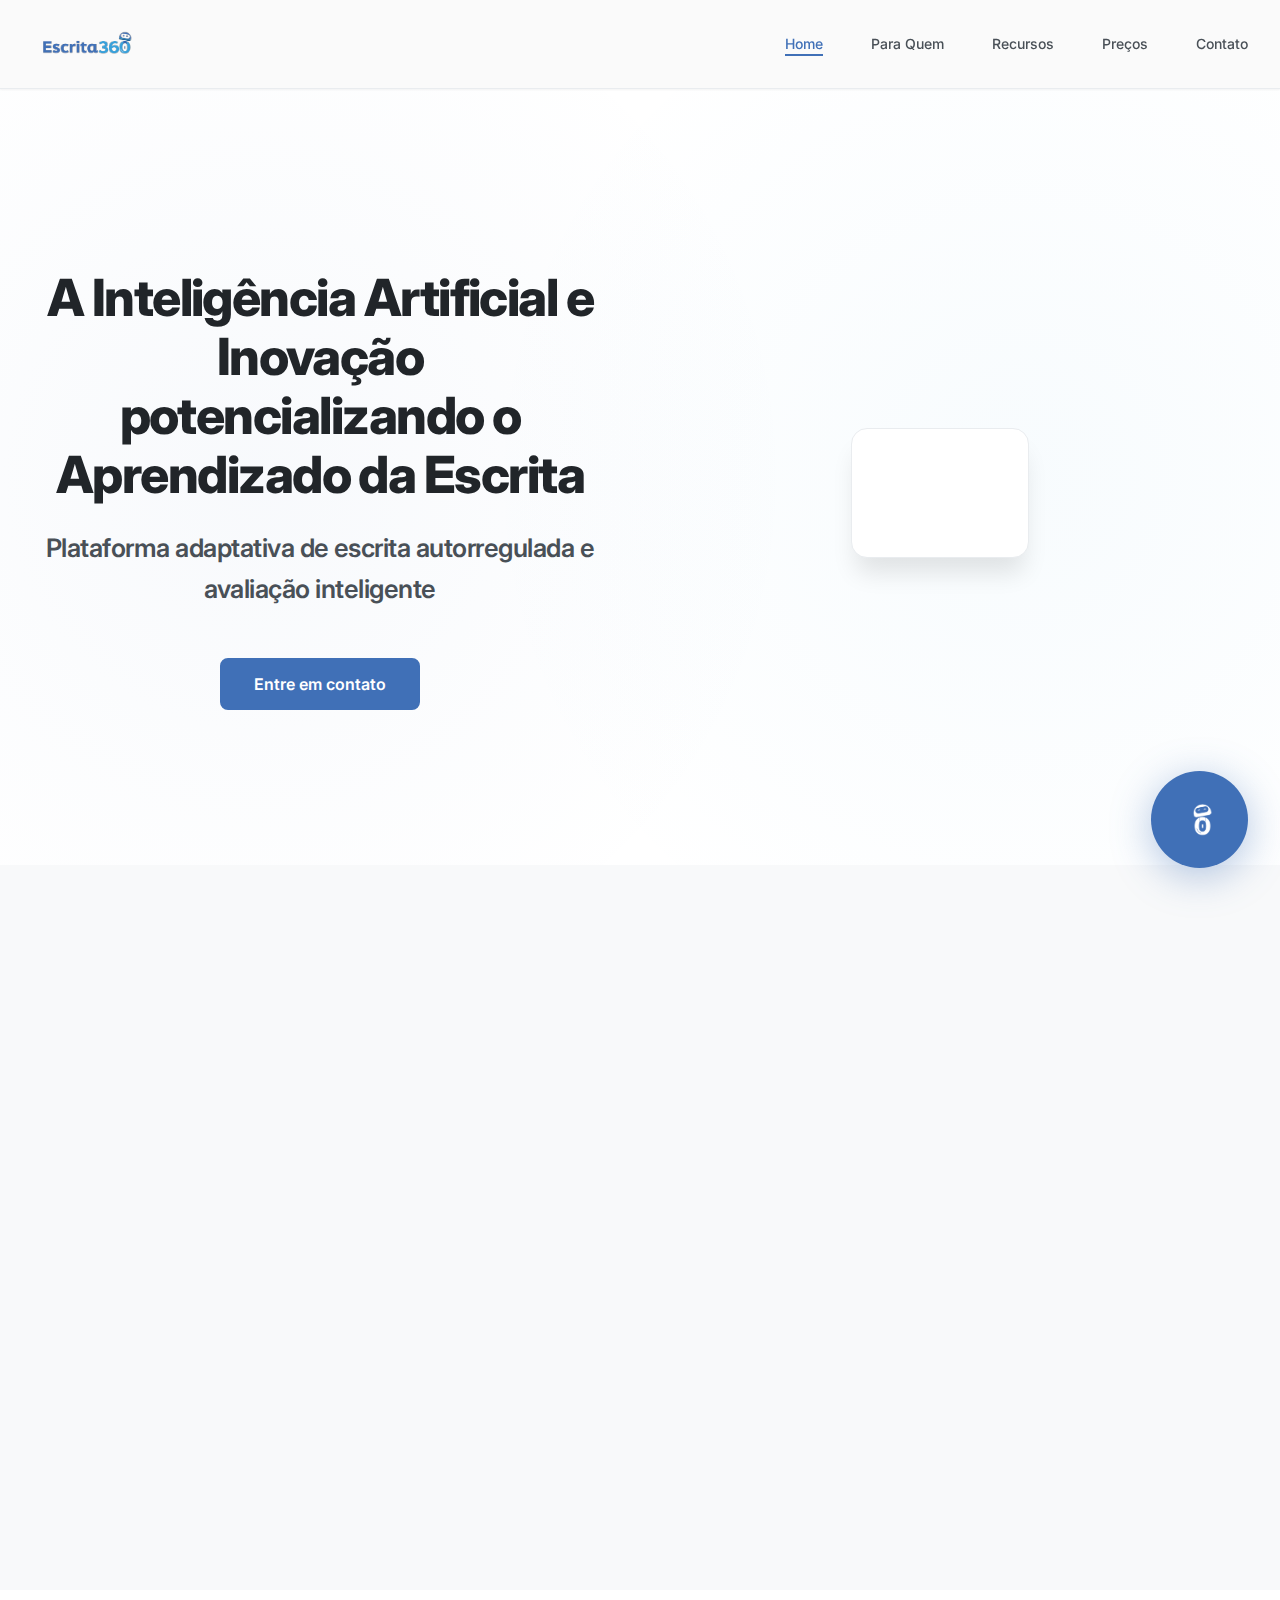
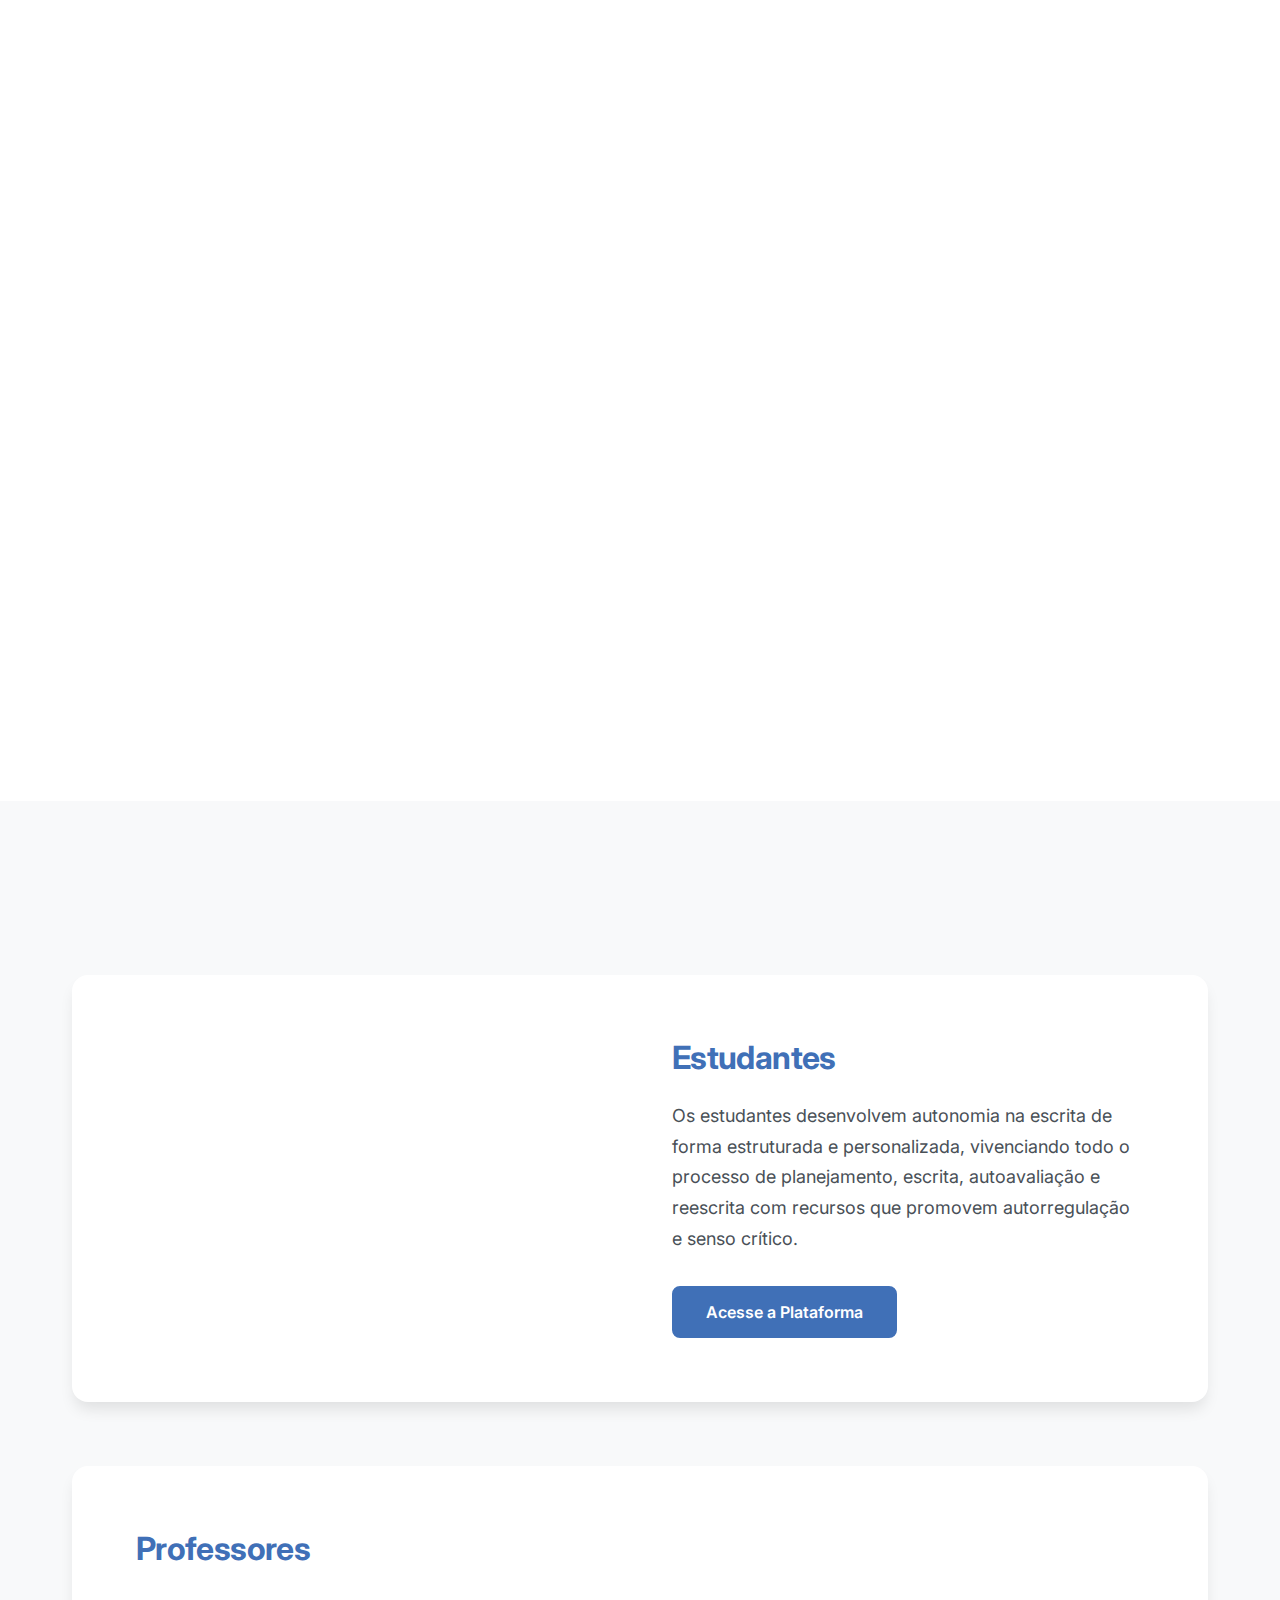
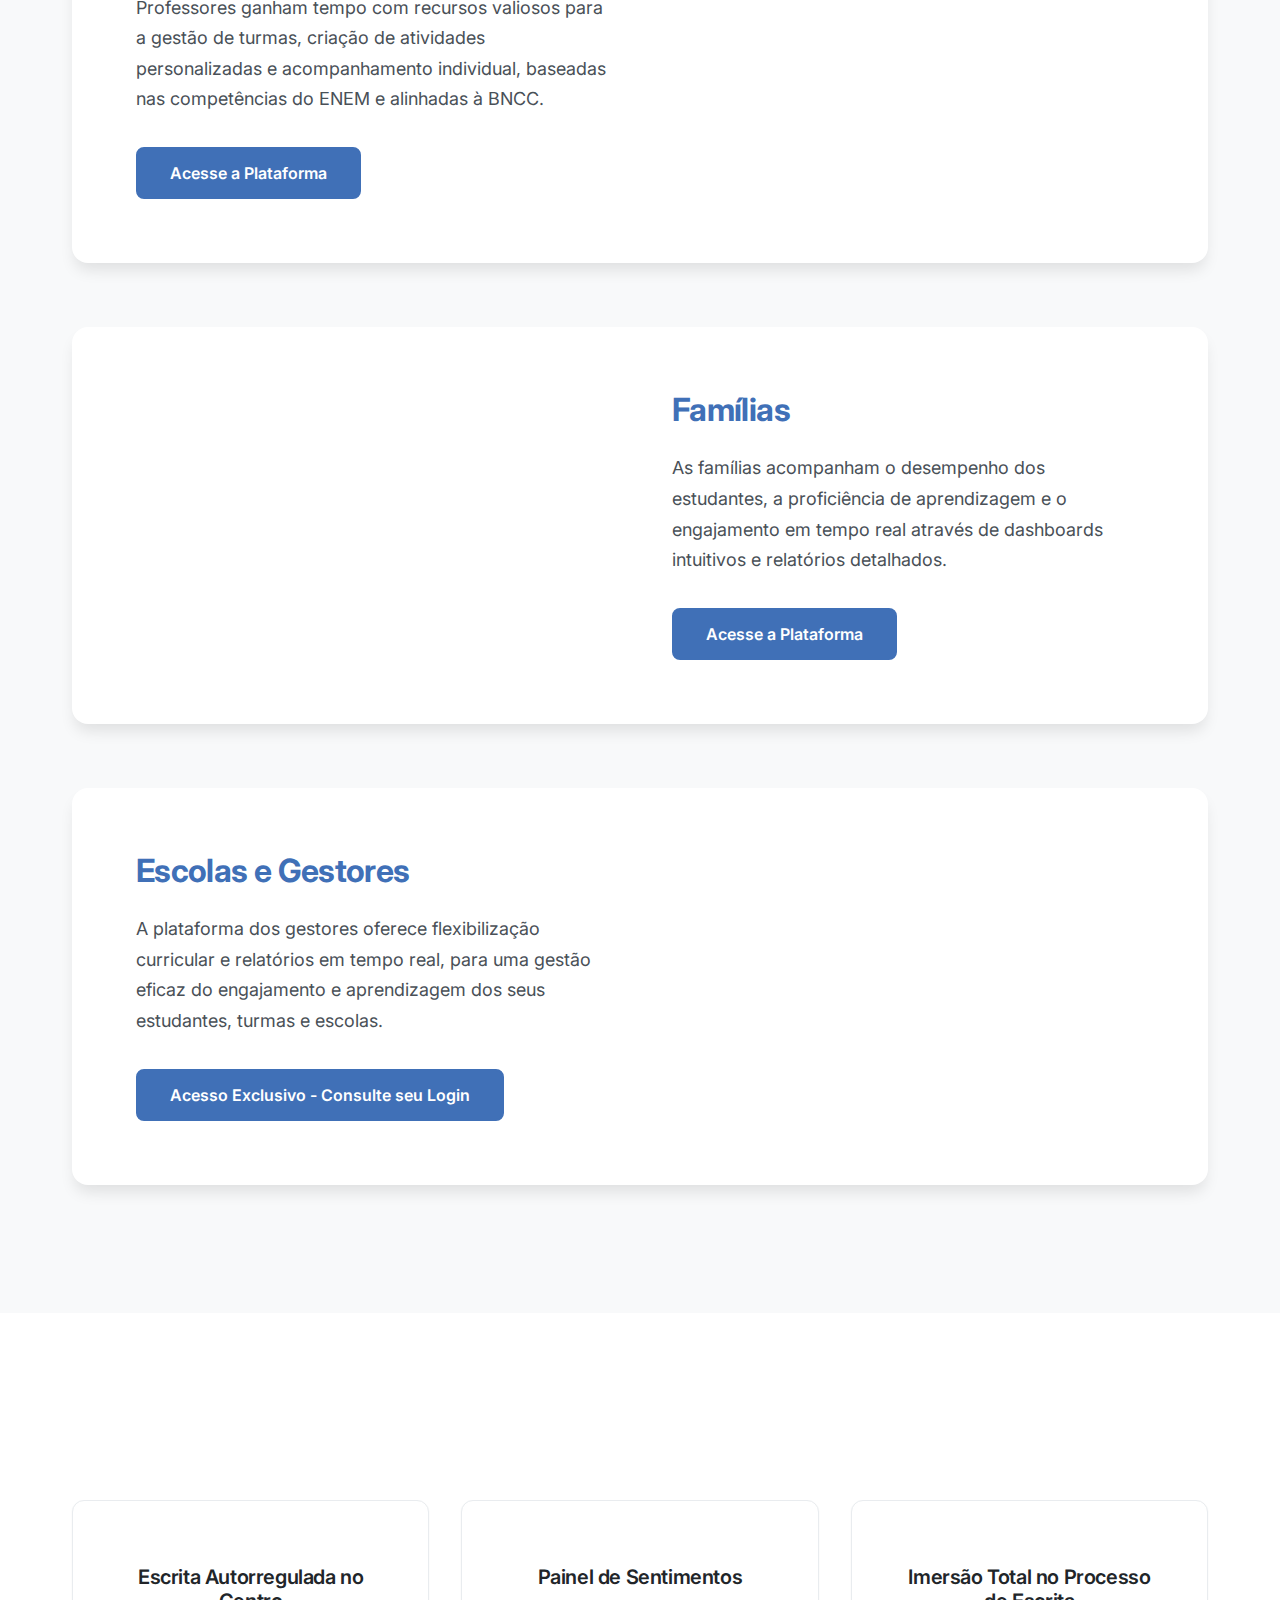
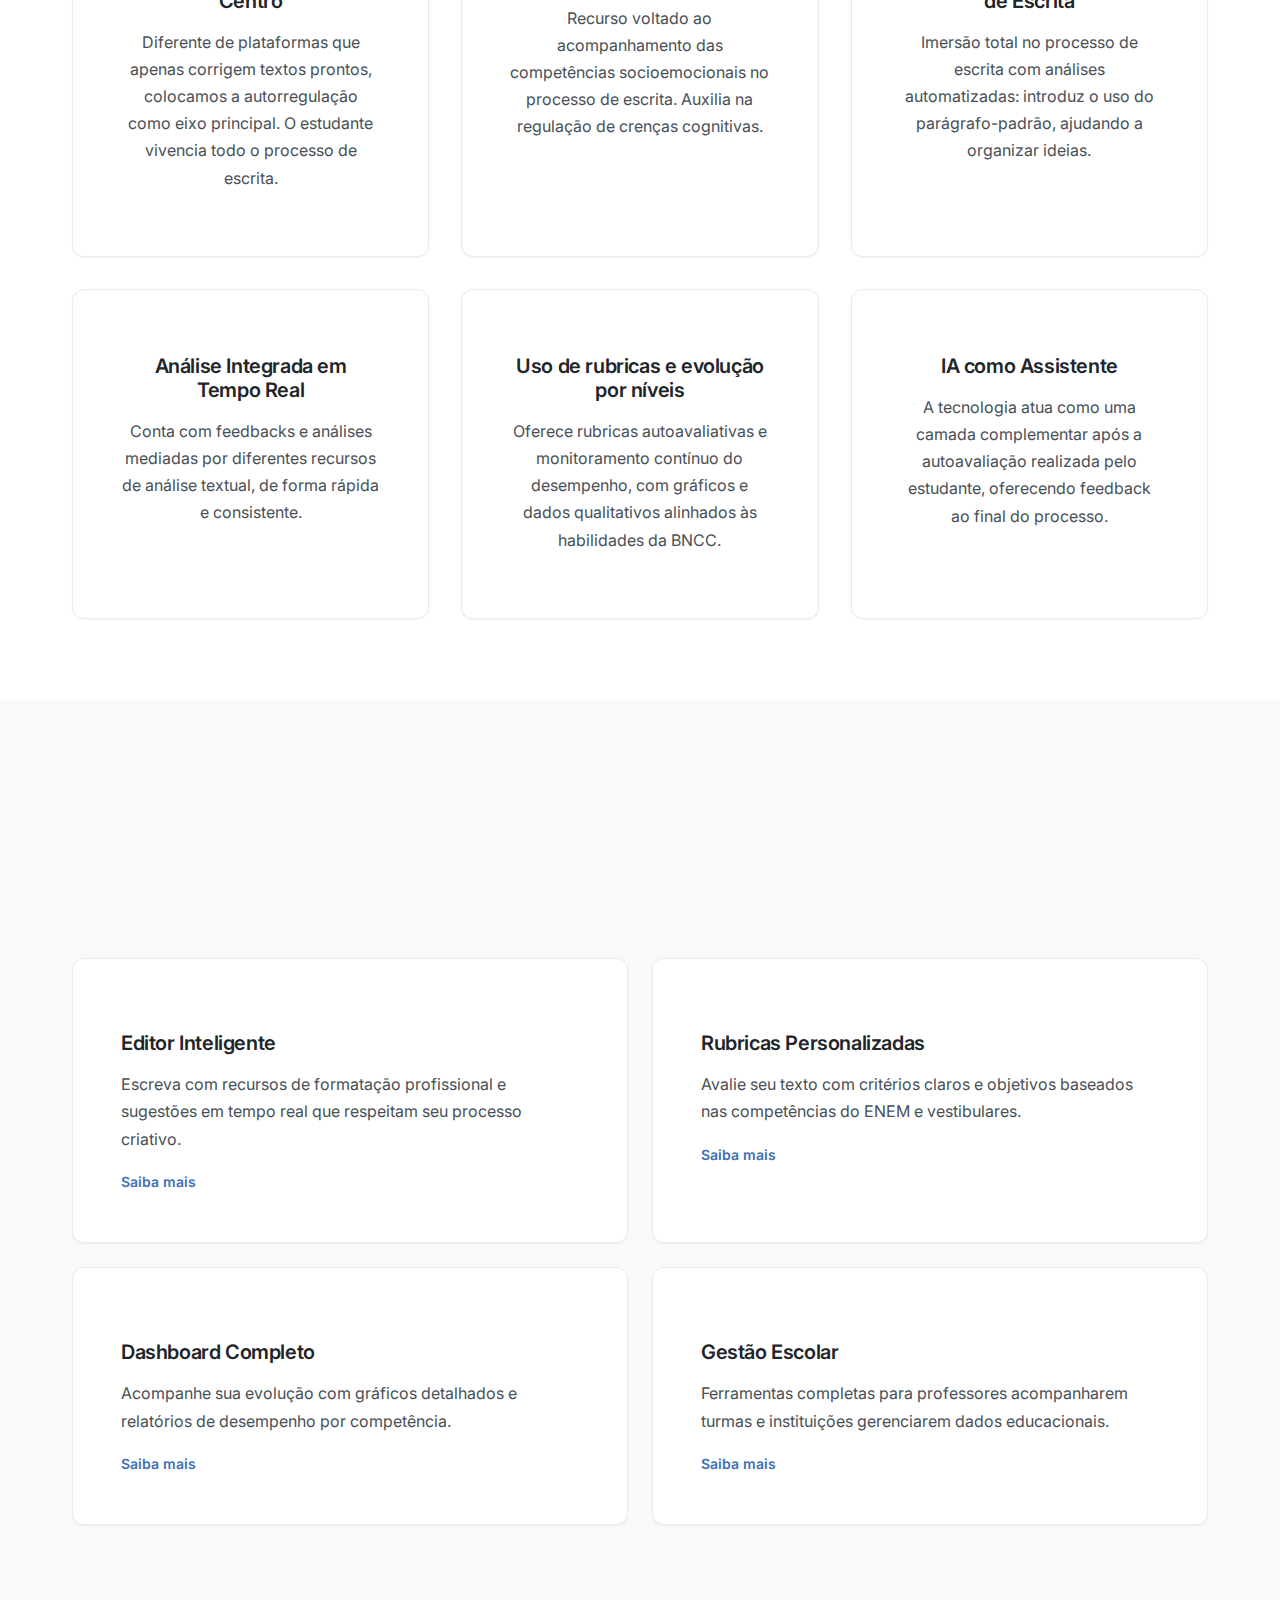
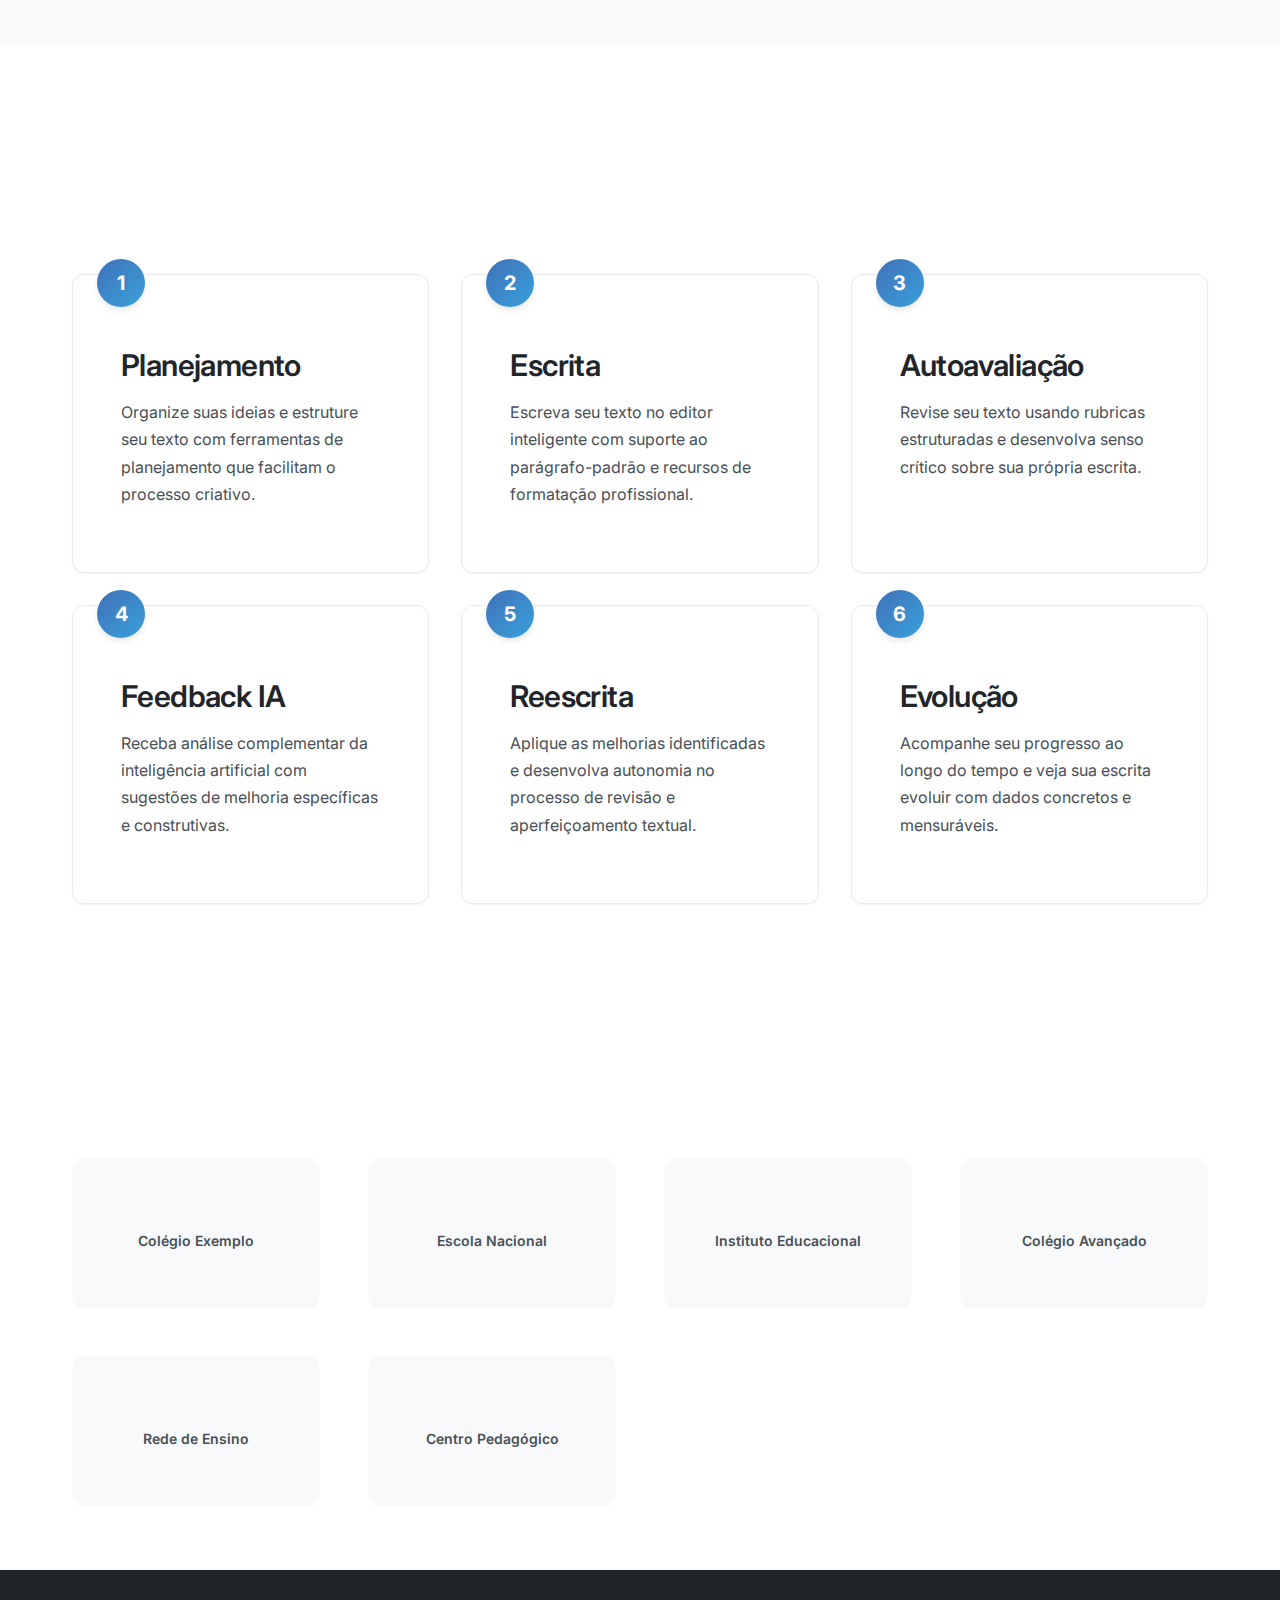
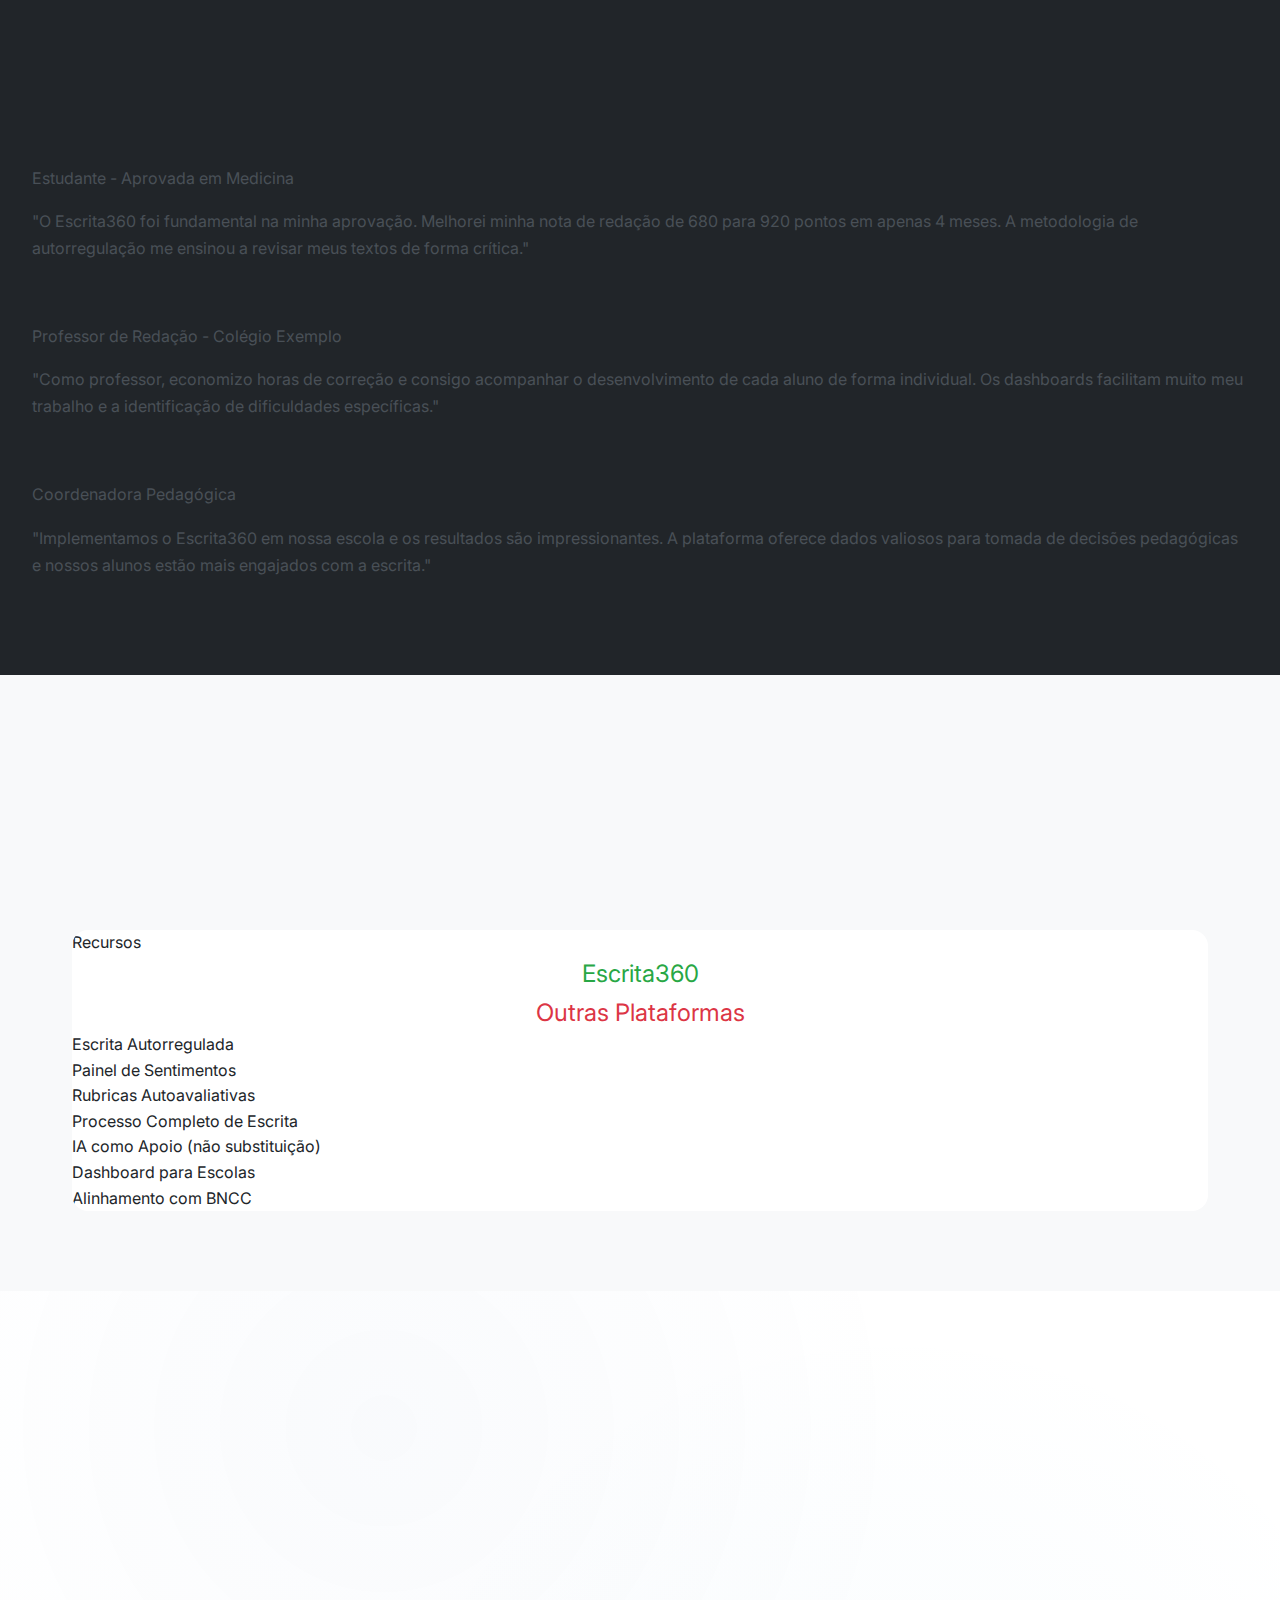
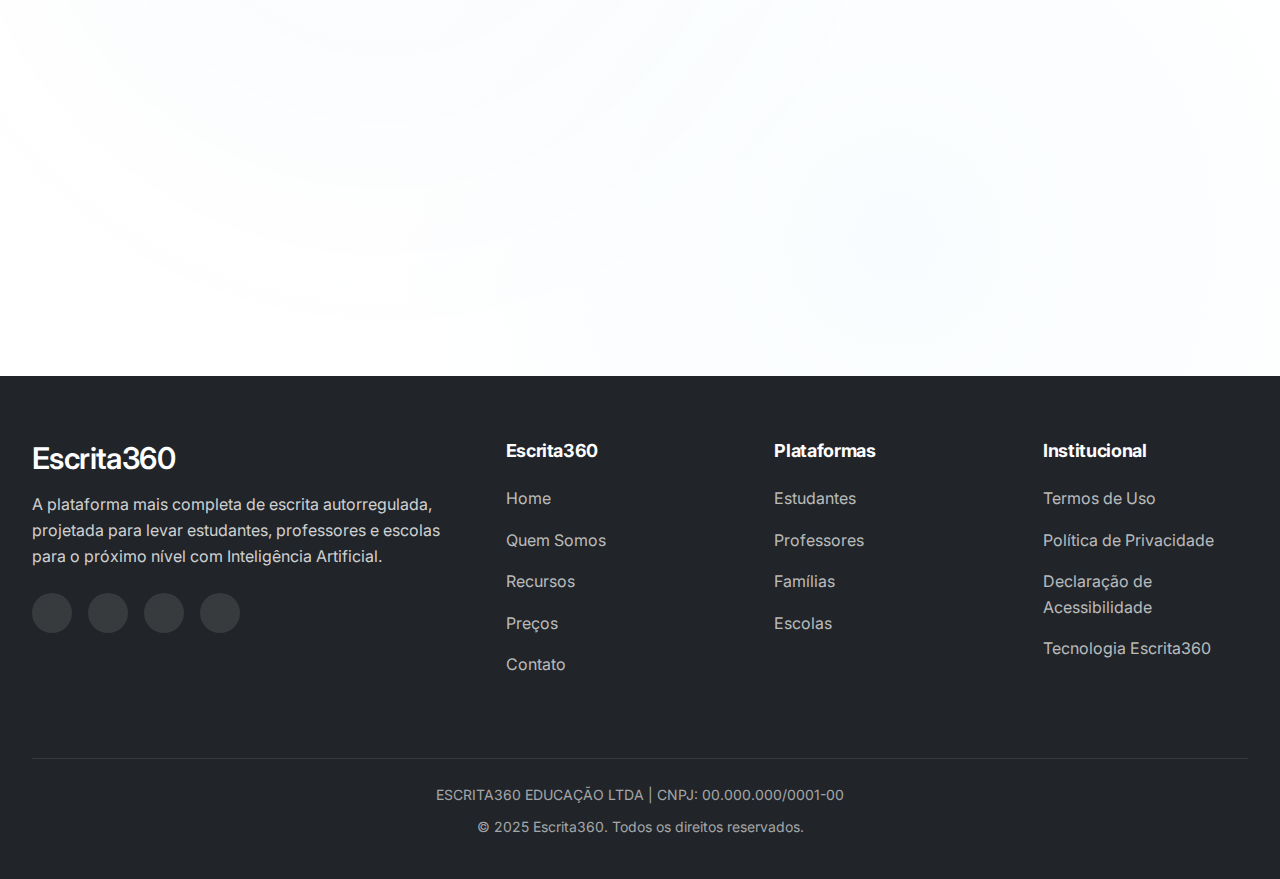
<file: home.html>
<!DOCTYPE html>
<html lang="pt-BR">
<head>
    <meta charset="UTF-8">
    <meta name="viewport" content="width=device-width, initial-scale=1.0">
    <title>Escrita360 - A plataforma mais completa para o desenvolvimento da escrita</title>
    <meta name="description" content="Plataforma completa para desenvolvimento da escrita unindo autorregulação e IA para estudantes, professores e escolas">
    
    <!-- Google Fonts -->
    <link rel="preconnect" href="https://fonts.googleapis.com">
    <link rel="preconnect" href="https://fonts.gstatic.com" crossorigin>
    <link href="https://fonts.googleapis.com/css2?family=Inter:wght@300;400;500;600;700;800;900&display=swap" rel="stylesheet">
    
    <!-- Font Awesome -->
    <link rel="stylesheet" href="https://cdnjs.cloudflare.com/ajax/libs/font-awesome/6.5.1/css/all.min.css" integrity="sha512-DTOQO9RWCH3ppGqcWaEA1BIZOC6xxalwEsw9c2QQeAIftl+Vegovlnee1c9QX4TctnWMn13TZye+giMm8e2LwA==" crossorigin="anonymous" referrerpolicy="no-referrer" />
    
    <!-- Stylesheet -->
    <link rel="stylesheet" href="styles.css">
</head>
<body class="page-home">
    <!-- Header -->
    <header class="header">
        <nav class="nav">
            <div class="container">
                <div class="nav-content">
                    <div class="logo">
                        <a href="home.html"><img src="assets/logo2.svg" alt="Escrita360 Logo"></a>
                    </div>
                    <ul class="nav-menu">
                        <li><a href="home.html">Home</a></li>
                        <li><a href="para-quem.html">Para Quem</a></li>
                        <li><a href="recursos.html">Recursos</a></li>
                        <li><a href="precos.html">Preços</a></li>
                        <li><a href="contato.html">Contato</a></li>
                    </ul>
                    <div class="hamburger">
                        <span></span>
                        <span></span>
                        <span></span>
                    </div>
                </div>
            </div>
        </nav>
    </header>

    <!-- Hero Section -->
    <section class="hero">
        <div class="container">
            <div class="hero-grid">
                <div class="hero-content">
                    <h1 class="fade-in-up">A Inteligência Artificial e Inovação potencializando o Aprendizado da Escrita</h1>
                    <h2 class="hero-subtitle fade-in-up delay-1">Plataforma adaptativa de escrita autorregulada e avaliação inteligente</h2>
                    <div class="hero-buttons fade-in-up delay-2">
                        <a href="contato.html" class="btn btn-primary">Entre em contato</a>
                    </div>
                </div>
                <div class="hero-image fade-in-right">
                    <div class="platform-mockup">
                        <div class="mockup-screen">
                            <i class="fas fa-edit"></i>
                            <i class="fas fa-brain"></i>
                            <i class="fas fa-chart-line"></i>
                        </div>
                    </div>
                </div>
            </div>
        </div>
    </section>

    <!-- Stats Section -->
    <section class="stats">
        <div class="container">
            <h2 class="section-title fade-in">Eficiência educacional na prática</h2>
            <div class="stats-grid">
                <div class="stat-item fade-in-up" data-delay="0">
                    <div class="stat-number counter" data-target="50">0</div>
                    <div class="stat-label">Mil+</div>
                    <div class="stat-icon">
                        <i class="fas fa-edit"></i>
                    </div>
                    <div class="stat-description">Redações corrigidas com autorregulação</div>
                </div>
                <div class="stat-item fade-in-up" data-delay="100">
                    <div class="stat-number counter" data-target="200">0</div>
                    <div class="stat-label">+</div>
                    <div class="stat-icon">
                        <i class="fas fa-school"></i>
                    </div>
                    <div class="stat-description">Instituições públicas e privadas</div>
                </div>
                <div class="stat-item fade-in-up" data-delay="200">
                    <div class="stat-number counter" data-target="15">0</div>
                    <div class="stat-label">Mil+</div>
                    <div class="stat-icon">
                        <i class="fas fa-graduation-cap"></i>
                    </div>
                    <div class="stat-description">Estudantes desenvolvendo autonomia</div>
                </div>
                <div class="stat-item fade-in-up" data-delay="300">
                    <div class="stat-number">+25%</div>
                    <div class="stat-label"></div>
                    <div class="stat-icon">
                        <i class="fas fa-chart-line"></i>
                    </div>
                    <div class="stat-description">De melhoria na escrita em poucos meses</div>
                </div>
            </div>
        </div>
    </section>

    <!-- About Section -->
    <section class="about-platform">
        <div class="container">
            <p class="about-text fade-in">
                O <strong>Escrita360</strong> é a plataforma mais completa de escrita autorregulada e avaliação inteligente, 
                projetada para levar estudantes, professores e escolas para o próximo nível com Inteligência Artificial. 
                Com soluções inovadoras e tecnologia de ponta, oferecemos uma experiência educacional única, que engaja 
                os estudantes na jornada completa de desenvolvimento da escrita, empodera professores com dados valiosos 
                e oferece às escolas dashboards completos para gestão pedagógica, promovendo a aprendizagem significativa 
                que impulsiona o sucesso acadêmico.
            </p>
        </div>
    </section>

    <!-- About Section -->
    <section class="about-platform">
        <div class="container">
            <p class="about-text fade-in">
                O <strong>Escrita360</strong> é a plataforma mais completa de escrita autorregulada e avaliação inteligente, 
                projetada para levar estudantes, professores e escolas para o próximo nível com Inteligência Artificial. 
                Com soluções inovadoras e tecnologia de ponta, oferecemos uma experiência educacional única, que engaja 
                os estudantes na jornada completa de desenvolvimento da escrita, empodera professores com dados valiosos 
                e oferece às escolas dashboards completos para gestão pedagógica, promovendo a aprendizagem significativa 
                que impulsiona o sucesso acadêmico.
            </p>
        </div>
    </section>

    <!-- Platforms Section -->
    <section class="platforms-section">
        <div class="container">
            <h2 class="section-title fade-in">Conheça nossas Plataformas</h2>
            
            <div class="platform-card platform-left">
                <div class="platform-image">
                    <i class="fas fa-user-graduate"></i>
                </div>
                <div class="platform-content">
                    <h3>Estudantes</h3>
                    <p>Os estudantes desenvolvem autonomia na escrita de forma estruturada e personalizada, 
                    vivenciando todo o processo de planejamento, escrita, autoavaliação e reescrita com 
                    recursos que promovem autorregulação e senso crítico.</p>
                    <a href="para-quem.html" class="btn btn-primary">Acesse a Plataforma</a>
                </div>
            </div>

            <div class="platform-card platform-right">
                <div class="platform-content">
                    <h3>Professores</h3>
                    <p>Professores ganham tempo com recursos valiosos para a gestão de turmas, criação de 
                    atividades personalizadas e acompanhamento individual, baseadas nas competências do ENEM 
                    e alinhadas à BNCC.</p>
                    <a href="para-quem.html" class="btn btn-primary">Acesse a Plataforma</a>
                </div>
                <div class="platform-image">
                    <i class="fas fa-chalkboard-teacher"></i>
                </div>
            </div>

            <div class="platform-card platform-left">
                <div class="platform-image">
                    <i class="fas fa-users"></i>
                </div>
                <div class="platform-content">
                    <h3>Famílias</h3>
                    <p>As famílias acompanham o desempenho dos estudantes, a proficiência de aprendizagem 
                    e o engajamento em tempo real através de dashboards intuitivos e relatórios detalhados.</p>
                    <a href="para-quem.html" class="btn btn-primary">Acesse a Plataforma</a>
                </div>
            </div>

            <div class="platform-card platform-right">
                <div class="platform-content">
                    <h3>Escolas e Gestores</h3>
                    <p>A plataforma dos gestores oferece flexibilização curricular e relatórios em tempo real, 
                    para uma gestão eficaz do engajamento e aprendizagem dos seus estudantes, turmas e escolas.</p>
                    <a href="para-quem.html" class="btn btn-primary">Acesso Exclusivo - Consulte seu Login</a>
                </div>
                <div class="platform-image">
                    <i class="fas fa-school"></i>
                </div>
            </div>
        </div>
    </section>
    <section class="diferencial">
        <div class="container">
            <h2 class="fade-in">O que nos torna únicos</h2>
            <div class="diferencial-grid">
                <div class="diferencial-item hover-lift">
                    <div class="diferencial-icon">
                        <i class="fas fa-brain"></i>
                    </div>
                    <h3>Escrita Autorregulada no Centro</h3>
                    <p>Diferente de plataformas que apenas corrigem textos prontos, colocamos a autorregulação como eixo principal. O estudante vivencia todo o processo de escrita.</p>
                </div>
                <div class="diferencial-item hover-lift">
                    <div class="diferencial-icon">
                        <i class="fas fa-heart"></i>
                    </div>
                    <h3>Painel de Sentimentos</h3>
                    <p>Recurso voltado ao acompanhamento das competências socioemocionais no processo de escrita. Auxilia na regulação de crenças cognitivas.</p>
                </div>
                <div class="diferencial-item hover-lift">
                    <div class="diferencial-icon">
                        <i class="fas fa-diving"></i>
                    </div>
                    <h3>Imersão Total no Processo de Escrita</h3>
                    <p>Imersão total no processo de escrita com análises automatizadas: introduz o uso do parágrafo-padrão, ajudando a organizar ideias.</p>
                </div>
                <div class="diferencial-item hover-lift">
                    <div class="diferencial-icon">
                        <i class="fas fa-chart-line"></i>
                    </div>
                    <h3>Análise Integrada em Tempo Real</h3>
                    <p>Conta com feedbacks e análises mediadas por diferentes recursos de análise textual, de forma rápida e consistente.</p>
                </div>
                <div class="diferencial-item hover-lift">
                    <div class="diferencial-icon">
                        <i class="fas fa-chart-bar"></i>
                    </div>
                    <h3>Uso de rubricas e evolução por níveis</h3>
                    <p>Oferece rubricas autoavaliativas e monitoramento contínuo do desempenho, com gráficos e dados qualitativos alinhados às habilidades da BNCC.</p>
                </div>
                <div class="diferencial-item hover-lift">
                    <div class="diferencial-icon">
                        <i class="fas fa-robot"></i>
                    </div>
                    <h3>IA como Assistente</h3>
                    <p>A tecnologia atua como uma camada complementar após a autoavaliação realizada pelo estudante, oferecendo feedback ao final do processo.</p>
                </div>
            </div>
        </div>
    </section>

    <!-- Features Section -->
    <section class="features-section">
        <div class="container">
            <h2 class="section-title fade-in">Recursos que Transformam o Aprendizado</h2>
            <p class="section-subtitle fade-in">Ferramentas desenvolvidas com base em pesquisas pedagógicas e tecnologia de ponta</p>
            <div class="features-grid">
                <div class="feature-card hover-lift">
                    <div class="feature-icon-wrapper">
                        <i class="fas fa-edit"></i>
                    </div>
                    <h3>Editor Inteligente</h3>
                    <p>Escreva com recursos de formatação profissional e sugestões em tempo real que respeitam seu processo criativo.</p>
                    <a href="recursos.html" class="feature-link">Saiba mais <i class="fas fa-arrow-right"></i></a>
                </div>
                <div class="feature-card hover-lift">
                    <div class="feature-icon-wrapper">
                        <i class="fas fa-tasks"></i>
                    </div>
                    <h3>Rubricas Personalizadas</h3>
                    <p>Avalie seu texto com critérios claros e objetivos baseados nas competências do ENEM e vestibulares.</p>
                    <a href="recursos.html" class="feature-link">Saiba mais <i class="fas fa-arrow-right"></i></a>
                </div>
                <div class="feature-card hover-lift">
                    <div class="feature-icon-wrapper">
                        <i class="fas fa-chart-pie"></i>
                    </div>
                    <h3>Dashboard Completo</h3>
                    <p>Acompanhe sua evolução com gráficos detalhados e relatórios de desempenho por competência.</p>
                    <a href="recursos.html" class="feature-link">Saiba mais <i class="fas fa-arrow-right"></i></a>
                </div>
                <div class="feature-card hover-lift">
                    <div class="feature-icon-wrapper">
                        <i class="fas fa-users"></i>
                    </div>
                    <h3>Gestão Escolar</h3>
                    <p>Ferramentas completas para professores acompanharem turmas e instituições gerenciarem dados educacionais.</p>
                    <a href="para-quem.html" class="feature-link">Saiba mais <i class="fas fa-arrow-right"></i></a>
                </div>
            </div>
        </div>
    </section>

    <!-- How It Works Section -->
    <section class="how-it-works">
        <div class="container">
            <h2 class="section-title fade-in">Como Funciona o Escrita360</h2>
            <p class="section-subtitle fade-in">Um processo simples que respeita sua autonomia</p>
            <div class="steps-grid">
                <div class="step-item">
                    <div class="step-number">1</div>
                    <div class="step-icon">
                        <i class="fas fa-pencil-alt"></i>
                    </div>
                    <h3>Planejamento</h3>
                    <p>Organize suas ideias e estruture seu texto com ferramentas de planejamento que facilitam o processo criativo.</p>
                </div>
                <div class="step-item">
                    <div class="step-number">2</div>
                    <div class="step-icon">
                        <i class="fas fa-keyboard"></i>
                    </div>
                    <h3>Escrita</h3>
                    <p>Escreva seu texto no editor inteligente com suporte ao parágrafo-padrão e recursos de formatação profissional.</p>
                </div>
                <div class="step-item">
                    <div class="step-number">3</div>
                    <div class="step-icon">
                        <i class="fas fa-check-circle"></i>
                    </div>
                    <h3>Autoavaliação</h3>
                    <p>Revise seu texto usando rubricas estruturadas e desenvolva senso crítico sobre sua própria escrita.</p>
                </div>
                <div class="step-item">
                    <div class="step-number">4</div>
                    <div class="step-icon">
                        <i class="fas fa-robot"></i>
                    </div>
                    <h3>Feedback IA</h3>
                    <p>Receba análise complementar da inteligência artificial com sugestões de melhoria específicas e construtivas.</p>
                </div>
                <div class="step-item">
                    <div class="step-number">5</div>
                    <div class="step-icon">
                        <i class="fas fa-sync-alt"></i>
                    </div>
                    <h3>Reescrita</h3>
                    <p>Aplique as melhorias identificadas e desenvolva autonomia no processo de revisão e aperfeiçoamento textual.</p>
                </div>
                <div class="step-item">
                    <div class="step-number">6</div>
                    <div class="step-icon">
                        <i class="fas fa-trophy"></i>
                    </div>
                    <h3>Evolução</h3>
                    <p>Acompanhe seu progresso ao longo do tempo e veja sua escrita evoluir com dados concretos e mensuráveis.</p>
                </div>
            </div>
        </div>
    </section>

    <!-- Partners/Clients Section -->
    <section class="partners-section">
        <div class="container">
            <h2 class="section-title fade-in">Quem já transforma a educação com a gente</h2>
            <div class="partners-grid">
                <div class="partner-logo">
                    <i class="fas fa-university"></i>
                    <span>Colégio Exemplo</span>
                </div>
                <div class="partner-logo">
                    <i class="fas fa-graduation-cap"></i>
                    <span>Escola Nacional</span>
                </div>
                <div class="partner-logo">
                    <i class="fas fa-school"></i>
                    <span>Instituto Educacional</span>
                </div>
                <div class="partner-logo">
                    <i class="fas fa-book"></i>
                    <span>Colégio Avançado</span>
                </div>
                <div class="partner-logo">
                    <i class="fas fa-university"></i>
                    <span>Rede de Ensino</span>
                </div>
                <div class="partner-logo">
                    <i class="fas fa-school"></i>
                    <span>Centro Pedagógico</span>
                </div>
            </div>
        </div>
    </section>

    <!-- Testimonials Section -->
    <section class="testimonials">
        <div class="container">
            <h2 class="section-title fade-in">O Impacto da nossa genialidade</h2>
            <div class="testimonials-grid">
                <div class="testimonial-card">
                    <div class="testimonial-header">
                        <div class="testimonial-avatar">
                            <i class="fas fa-user-graduate"></i>
                        </div>
                        <div class="testimonial-info">
                            <h4>Maria Silva</h4>
                            <p>Estudante - Aprovada em Medicina</p>
                        </div>
                    </div>
                    <div class="testimonial-quote">
                        <i class="fas fa-quote-left"></i>
                    </div>
                    <p class="testimonial-text">"O Escrita360 foi fundamental na minha aprovação. Melhorei minha nota de redação de 680 para 920 pontos em apenas 4 meses. A metodologia de autorregulação me ensinou a revisar meus textos de forma crítica."</p>
                </div>
                <div class="testimonial-card">
                    <div class="testimonial-header">
                        <div class="testimonial-avatar">
                            <i class="fas fa-chalkboard-teacher"></i>
                        </div>
                        <div class="testimonial-info">
                            <h4>Prof. João Santos</h4>
                            <p>Professor de Redação - Colégio Exemplo</p>
                        </div>
                    </div>
                    <div class="testimonial-quote">
                        <i class="fas fa-quote-left"></i>
                    </div>
                    <p class="testimonial-text">"Como professor, economizo horas de correção e consigo acompanhar o desenvolvimento de cada aluno de forma individual. Os dashboards facilitam muito meu trabalho e a identificação de dificuldades específicas."</p>
                </div>
                <div class="testimonial-card">
                    <div class="testimonial-header">
                        <div class="testimonial-avatar">
                            <i class="fas fa-school"></i>
                        </div>
                        <div class="testimonial-info">
                            <h4>Dra. Carla Mendes</h4>
                            <p>Coordenadora Pedagógica</p>
                        </div>
                    </div>
                    <div class="testimonial-quote">
                        <i class="fas fa-quote-left"></i>
                    </div>
                    <p class="testimonial-text">"Implementamos o Escrita360 em nossa escola e os resultados são impressionantes. A plataforma oferece dados valiosos para tomada de decisões pedagógicas e nossos alunos estão mais engajados com a escrita."</p>
                </div>
            </div>
        </div>
    </section>

    <!-- Comparison Section -->
    <section class="comparison-section">
        <div class="container">
            <h2 class="section-title fade-in">Por que escolher o Escrita360?</h2>
            <p class="section-subtitle fade-in">Veja como nos diferenciamos de outras plataformas de redação</p>
            <div class="comparison-table">
                <div class="comparison-header">
                    <div class="comparison-feature">Recursos</div>
                    <div class="comparison-text79">Escrita360</div>
                    <div class="comparison-others">Outras Plataformas</div>
                </div>
                <div class="comparison-row">
                    <div class="comparison-feature">Escrita Autorregulada</div>
                    <div class="comparison-text79"><i class="fas fa-check-circle"></i></div>
                    <div class="comparison-others"><i class="fas fa-times-circle"></i></div>
                </div>
                <div class="comparison-row">
                    <div class="comparison-feature">Painel de Sentimentos</div>
                    <div class="comparison-text79"><i class="fas fa-check-circle"></i></div>
                    <div class="comparison-others"><i class="fas fa-times-circle"></i></div>
                </div>
                <div class="comparison-row">
                    <div class="comparison-feature">Rubricas Autoavaliativas</div>
                    <div class="comparison-text79"><i class="fas fa-check-circle"></i></div>
                    <div class="comparison-others"><i class="fas fa-minus-circle"></i></div>
                </div>
                <div class="comparison-row">
                    <div class="comparison-feature">Processo Completo de Escrita</div>
                    <div class="comparison-text79"><i class="fas fa-check-circle"></i></div>
                    <div class="comparison-others"><i class="fas fa-times-circle"></i></div>
                </div>
                <div class="comparison-row">
                    <div class="comparison-feature">IA como Apoio (não substituição)</div>
                    <div class="comparison-text79"><i class="fas fa-check-circle"></i></div>
                    <div class="comparison-others"><i class="fas fa-times-circle"></i></div>
                </div>
                <div class="comparison-row">
                    <div class="comparison-feature">Dashboard para Escolas</div>
                    <div class="comparison-text79"><i class="fas fa-check-circle"></i></div>
                    <div class="comparison-others"><i class="fas fa-minus-circle"></i></div>
                </div>
                <div class="comparison-row">
                    <div class="comparison-feature">Alinhamento com BNCC</div>
                    <div class="comparison-text79"><i class="fas fa-check-circle"></i></div>
                    <div class="comparison-others"><i class="fas fa-minus-circle"></i></div>
                </div>
            </div>
        </div>
    </section>

    <!-- CTA Section -->
    <section class="cta">
        <div class="container">
            <div class="cta-content fade-in-up">
                <h2>Escrita360: muito além da correção automática</h2>
                <p>Uma jornada completa de escrita autorregulada que garante autonomia e evolução ao aluno, oferece recursos que otimizam o tempo do professor e disponibiliza dashboards personalizados para a escola, alinhados à preparação para o ENEM.</p>
                <p>A plataforma valoriza o processo formativo de escrever, revisar e reescrever. A IA atua apenas na etapa final, como suporte complementar, fortalecendo o aprendizado e não substituindo o percurso formativo.</p>
                <div class="cta-buttons">
                    <a href="precos.html" class="btn btn-primary btn-large">Começar Grátis por 7 Dias</a>
                    <a href="contato.html" class="btn btn-secondary btn-large">Agendar Demonstração</a>
                </div>
            </div>
        </div>
    </section>

    <!-- Footer -->
    <footer class="footer">
        <div class="container">
            <div class="footer-grid">
                <div class="footer-section footer-brand">
                    <h3>Escrita360</h3>
                    <p>A plataforma mais completa de escrita autorregulada, projetada para levar estudantes, professores e escolas para o próximo nível com Inteligência Artificial.</p>
                    <div class="social-links">
                        <a href="#" aria-label="YouTube"><i class="fab fa-youtube"></i></a>
                        <a href="#" aria-label="Facebook"><i class="fab fa-facebook"></i></a>
                        <a href="#" aria-label="LinkedIn"><i class="fab fa-linkedin"></i></a>
                        <a href="#" aria-label="Instagram"><i class="fab fa-instagram"></i></a>
                    </div>
                </div>
                
                <div class="footer-section">
                    <h4>Escrita360</h4>
                    <ul>
                        <li><a href="home.html">Home</a></li>
                        <li><a href="#">Quem Somos</a></li>
                        <li><a href="recursos.html">Recursos</a></li>
                        <li><a href="precos.html">Preços</a></li>
                        <li><a href="contato.html">Contato</a></li>
                    </ul>
                </div>
                
                <div class="footer-section">
                    <h4>Plataformas</h4>
                    <ul>
                        <li><a href="para-quem.html#estudantes">Estudantes</a></li>
                        <li><a href="para-quem.html#professores">Professores</a></li>
                        <li><a href="para-quem.html#familias">Famílias</a></li>
                        <li><a href="para-quem.html#escolas">Escolas</a></li>
                    </ul>
                </div>
                
                <div class="footer-section">
                    <h4>Institucional</h4>
                    <ul>
                        <li><a href="#">Termos de Uso</a></li>
                        <li><a href="#">Política de Privacidade</a></li>
                        <li><a href="#">Declaração de Acessibilidade</a></li>
                        <li><a href="#">Tecnologia Escrita360</a></li>
                    </ul>
                </div>
            </div>
            
            <div class="footer-bottom">
                <p>ESCRITA360 EDUCAÇÃO LTDA | CNPJ: 00.000.000/0001-00</p>
                <p>&copy; 2025 Escrita360. Todos os direitos reservados.</p>
            </div>
        </div>
    </footer>

    <!-- Floating Robot Button -->
    <a href="#" class="floating-robot" id="robotButton" aria-label="Assistente Virtual">
        <img src="assets/robo.svg" alt="Robô Escrita360">
    </a>

    <!-- Chat Modal -->
    <div class="chat-modal" id="chatModal">
        <div class="chat-container">
            <div class="chat-header">
                <div class="chat-header-content">
                    <img src="assets/robo.svg" alt="Robô" class="chat-avatar">
                    <div>
                        <h3>Assistente Escrita360</h3>
                        <span class="chat-status">Online</span>
                    </div>
                </div>
                <button class="chat-close" id="closeChat">
                    <i class="fas fa-times"></i>
                </button>
            </div>
            <div class="chat-messages" id="chatMessages">
                <div class="chat-message bot">
                    <div class="message-content">
                        Olá! 👋 Sou o assistente da Escrita360. Como posso ajudá-lo hoje?
                    </div>
                </div>
            </div>
            <div class="chat-quick-options">
                <button class="quick-option" data-action="planos">
                    <i class="fas fa-tag"></i> Ver Planos
                </button>
                <button class="quick-option" data-action="recursos">
                    <i class="fas fa-list"></i> Recursos
                </button>
                <button class="quick-option" data-action="contato">
                    <i class="fas fa-envelope"></i> Contato
                </button>
            </div>
            <div class="chat-input-area">
                <input type="text" class="chat-input" id="chatInput" placeholder="Digite sua mensagem...">
                <button class="chat-send" id="sendChat">
                    <i class="fas fa-paper-plane"></i>
                </button>
            </div>
        </div>
    </div>

    <script src="script.js"></script>
    
    <!-- Simple Animation Script -->
    <script>
        // Smooth scroll for navigation
        document.addEventListener('DOMContentLoaded', function() {
            // Add scrolled class to header on scroll
            const header = document.querySelector('.header');
            window.addEventListener('scroll', function() {
                if (window.scrollY > 50) {
                    header.classList.add('scrolled');
                } else {
                    header.classList.remove('scrolled');
                }
            });
            
            // Mobile menu toggle
            const hamburger = document.querySelector('.hamburger');
            const navMenu = document.querySelector('.nav-menu');
            
            if (hamburger) {
                hamburger.addEventListener('click', function() {
                    hamburger.classList.toggle('active');
                    navMenu.classList.toggle('active');
                });
            }
            
            // Smooth scroll for anchor links
            document.querySelectorAll('a[href^="#"]').forEach(anchor => {
                anchor.addEventListener('click', function (e) {
                    const href = this.getAttribute('href');
                    if (href !== '#') {
                        e.preventDefault();
                        const target = document.querySelector(href);
                        if (target) {
                            target.scrollIntoView({
                                behavior: 'smooth',
                                block: 'start'
                            });
                        }
                    }
                });
            });
            
            // Counter animation
            const counters = document.querySelectorAll('.counter');
            const observerOptions = {
                threshold: 0.5
            };
            
            const counterObserver = new IntersectionObserver(function(entries) {
                entries.forEach(entry => {
                    if (entry.isIntersecting && !entry.target.classList.contains('counted')) {
                        const target = parseInt(entry.target.getAttribute('data-target'));
                        const duration = 2000;
                        const increment = target / (duration / 16);
                        let current = 0;
                        
                        const updateCounter = function() {
                            current += increment;
                            if (current < target) {
                                entry.target.textContent = Math.floor(current).toLocaleString('pt-BR');
                                requestAnimationFrame(updateCounter);
                            } else {
                                entry.target.textContent = target.toLocaleString('pt-BR');
                            }
                        };
                        
                        updateCounter();
                        entry.target.classList.add('counted');
                    }
                });
            }, observerOptions);
            
            counters.forEach(counter => counterObserver.observe(counter));
        });
    </script>
</body>
</html>
</file>
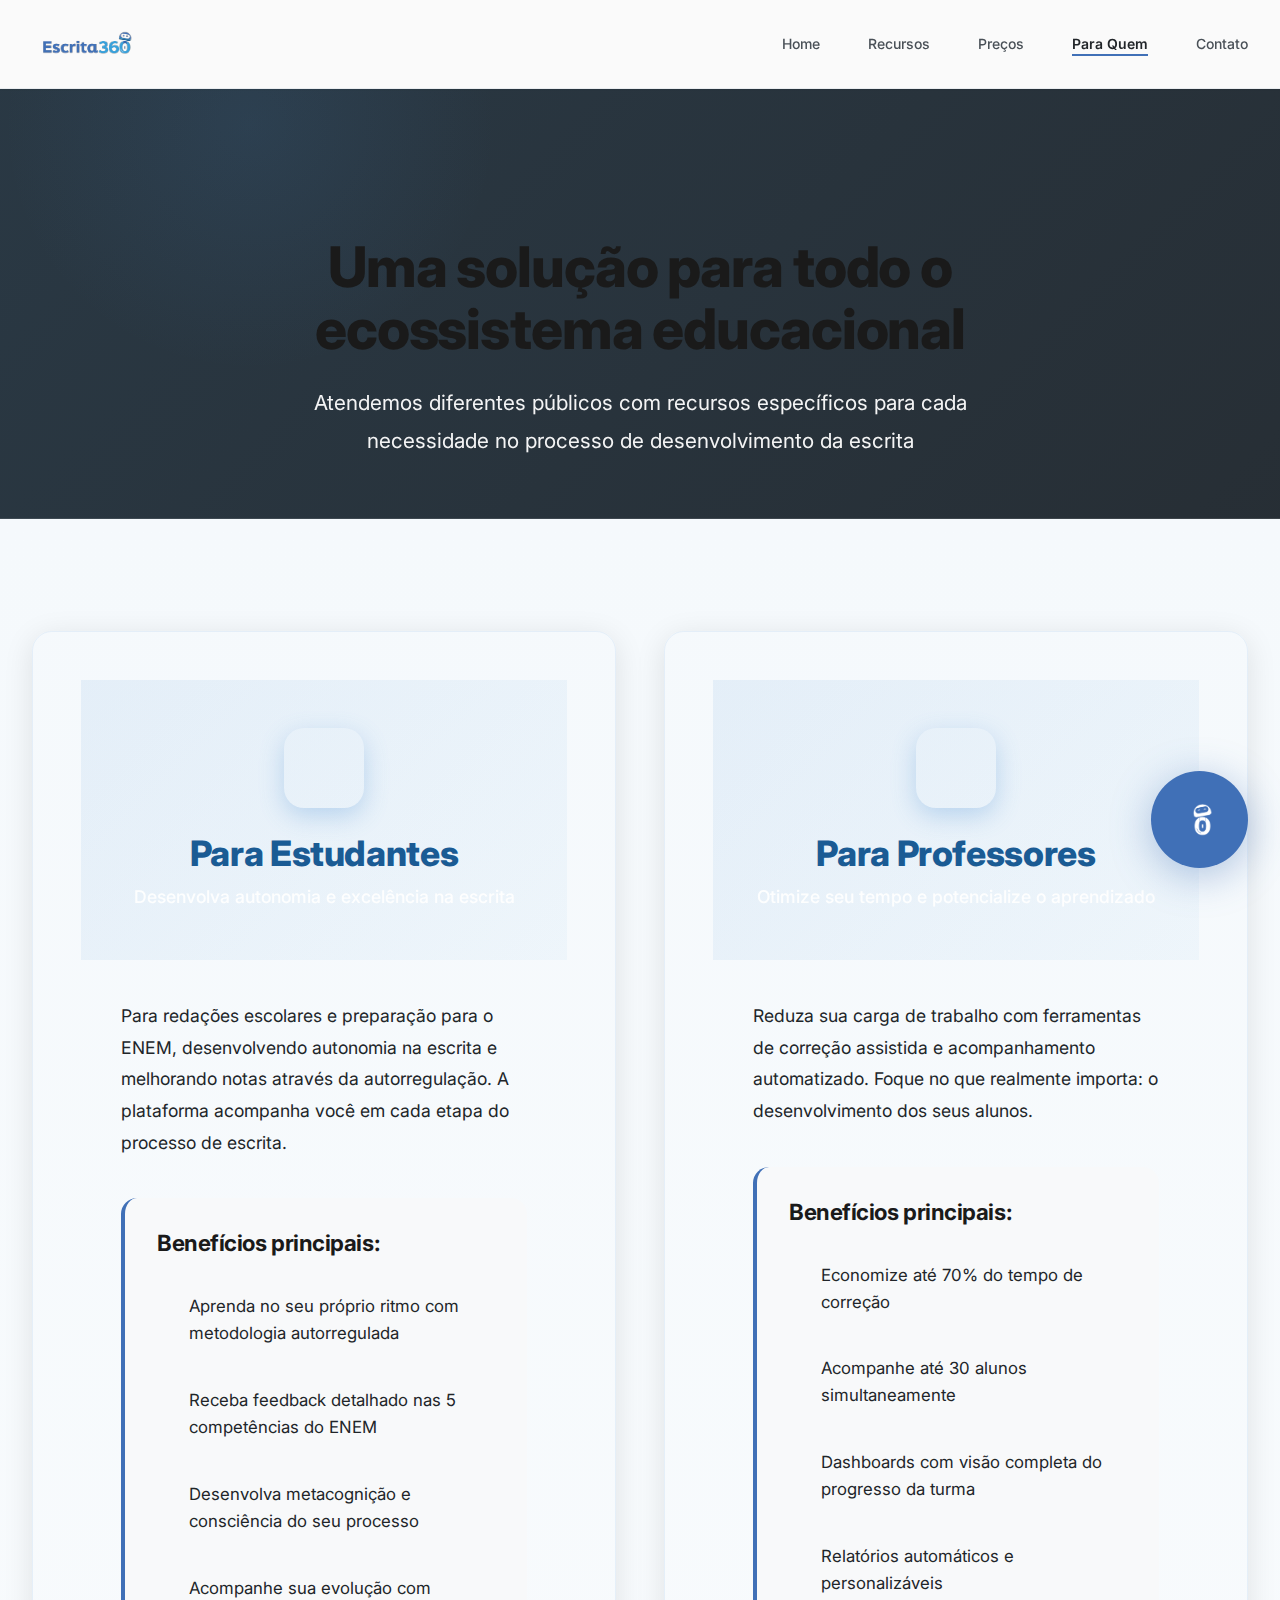
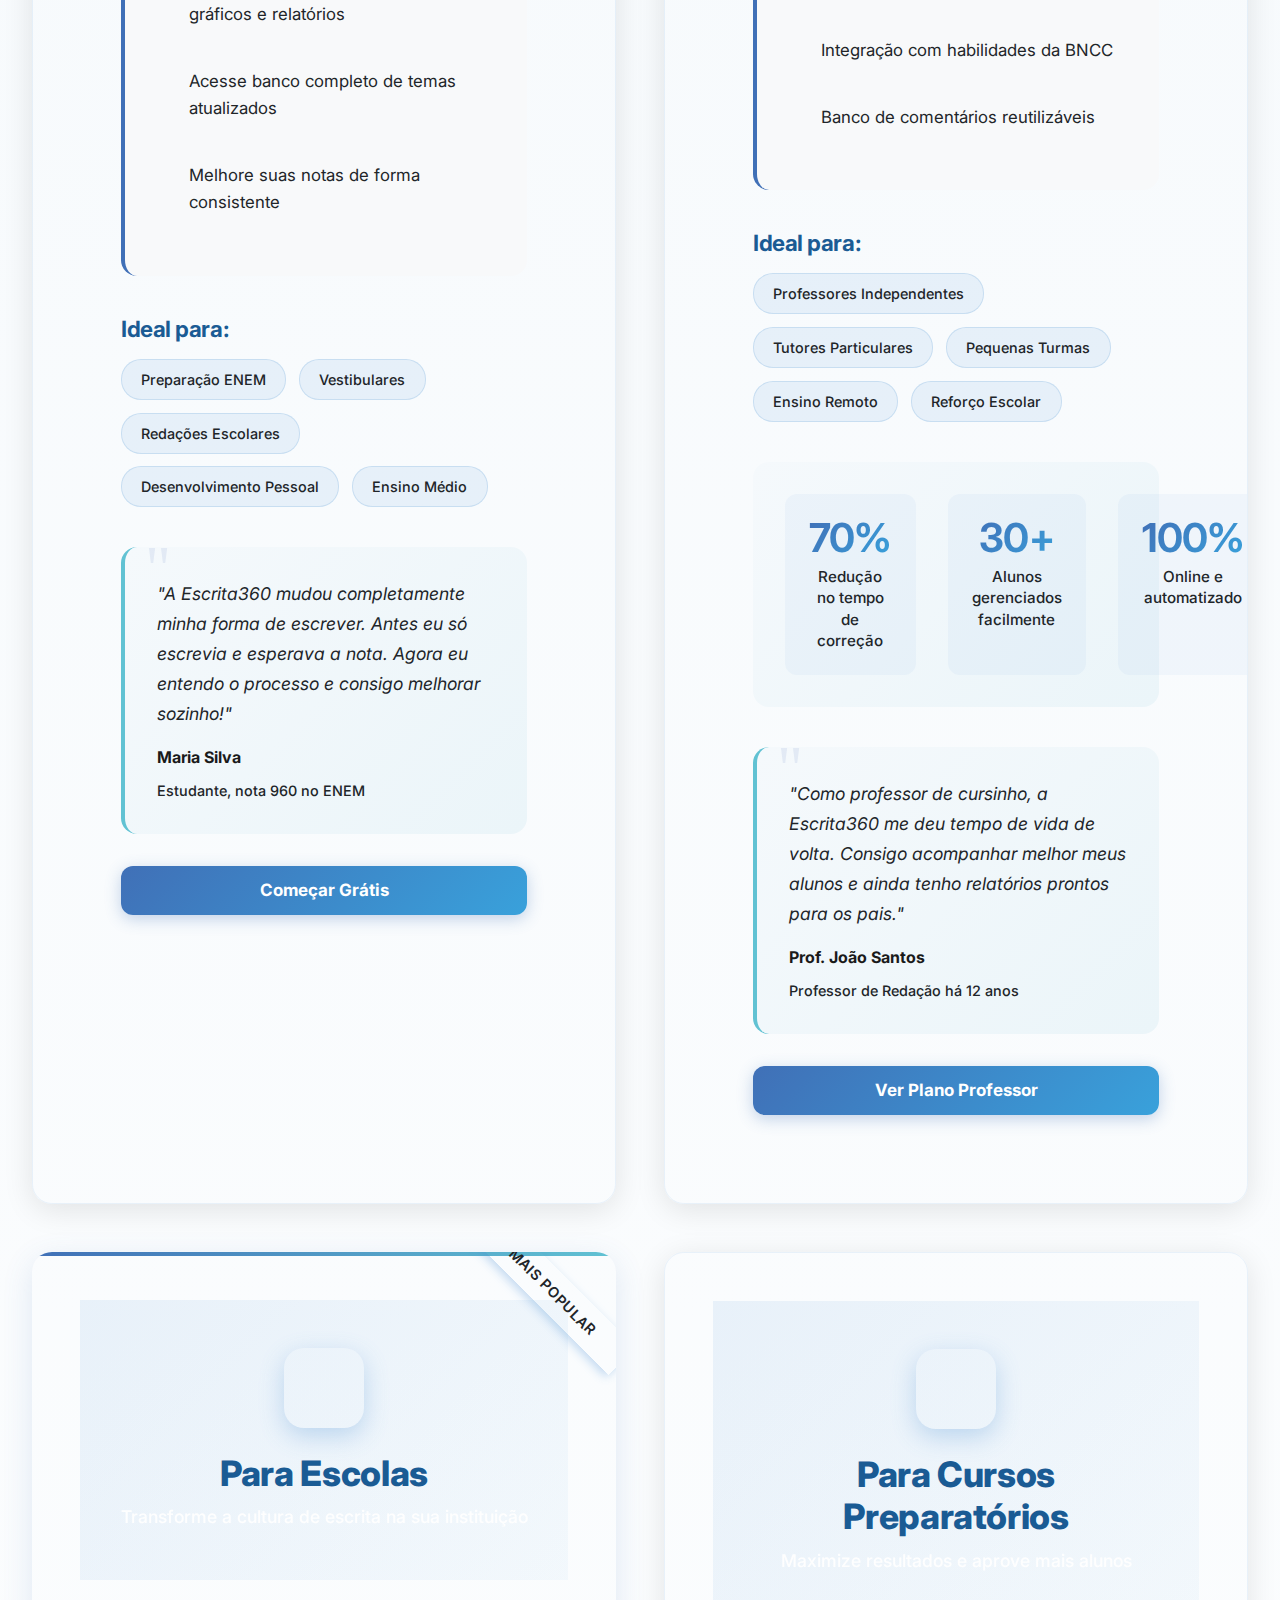
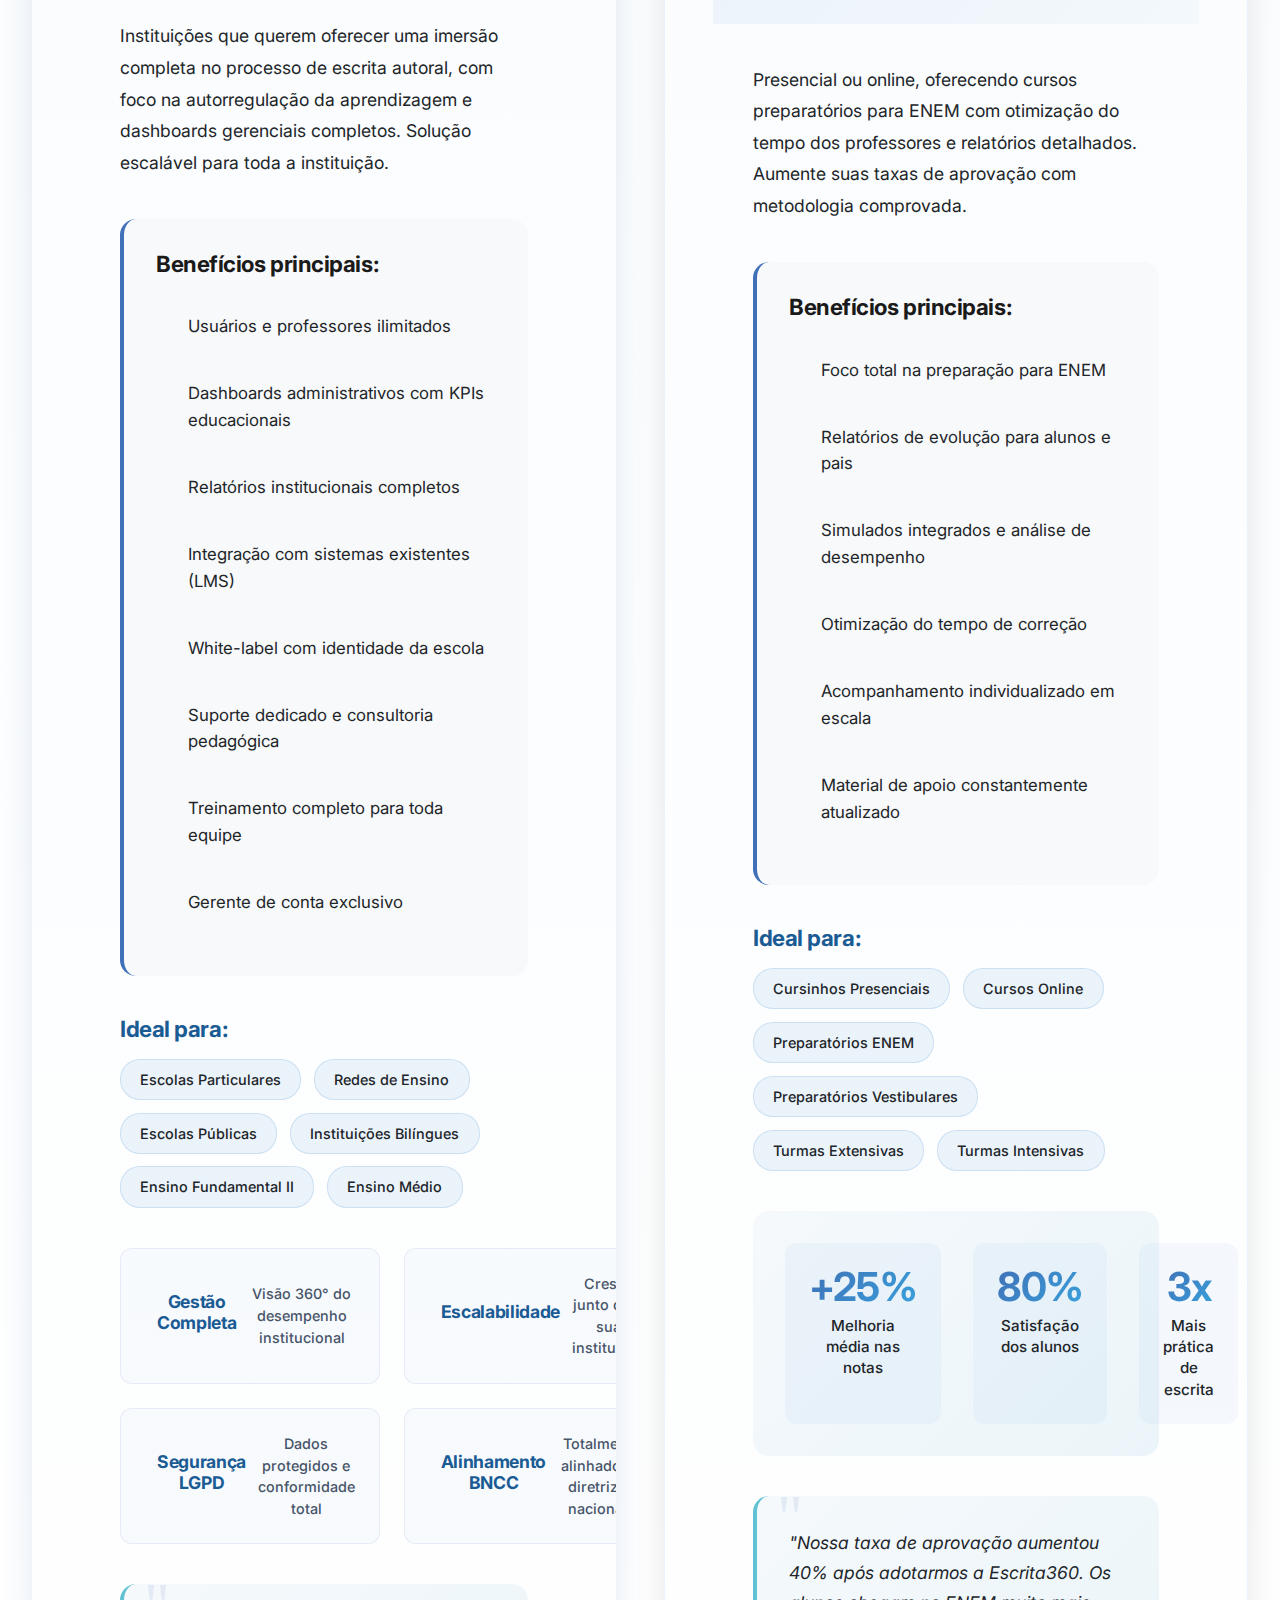
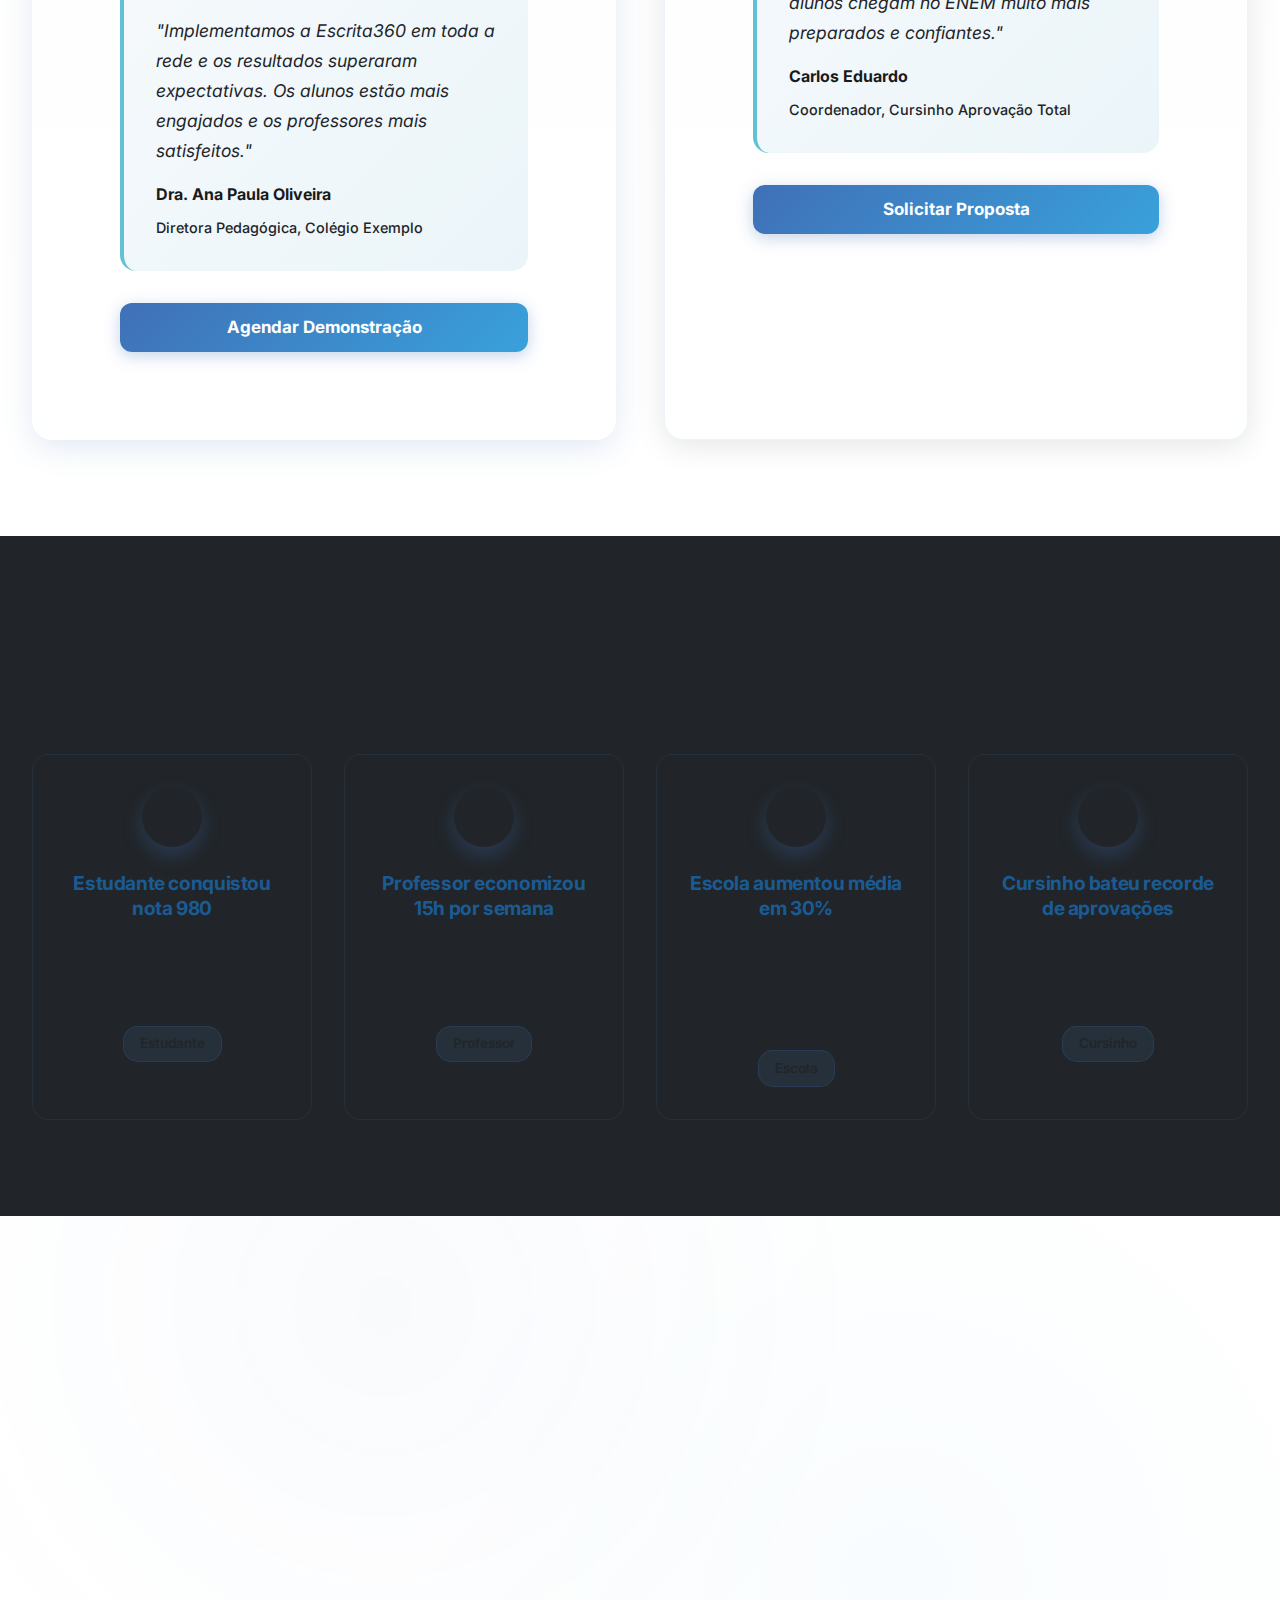
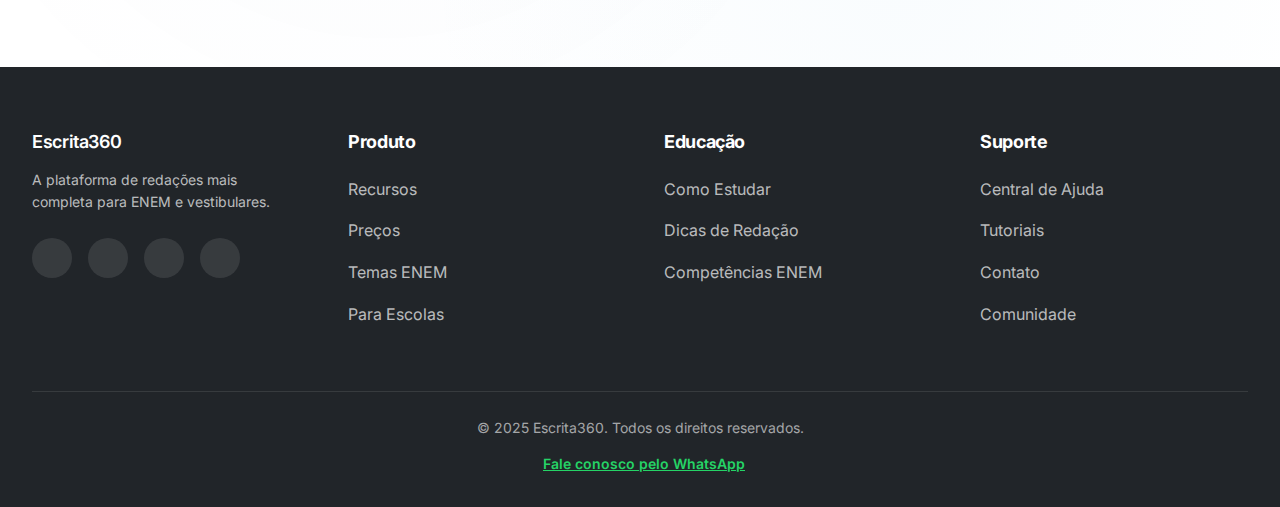
<file: para-quem.html>
<!DOCTYPE html>
<html lang="pt-BR">
<head>
    <meta charset="UTF-8">
    <meta name="viewport" content="width=device-width, initial-scale=1.0">
    <title>Para Quem - Escrita360</title>
    <meta name="description" content="Descubra como a Escrita360 atende estudantes, professores, escolas e cursos preparatórios">

    <!-- Google Fonts -->
    <link rel="preconnect" href="https://fonts.googleapis.com">
    <link rel="preconnect" href="https://fonts.gstatic.com" crossorigin>
    <link href="https://fonts.googleapis.com/css2?family=Inter:wght@300;400;500;600;700;800;900&display=swap" rel="stylesheet">
    
    <!-- Font Awesome -->
    <link rel="stylesheet" href="https://cdnjs.cloudflare.com/ajax/libs/font-awesome/6.5.1/css/all.min.css" integrity="sha512-DTOQO9RWCH3ppGqcWaEA1BIZOC6xxalwEsw9c2QQeAIftl+Vegovlnee1c9QX4TctnWMn13TZye+giMm8e2LwA==" crossorigin="anonymous" referrerpolicy="no-referrer" />
    
    <!-- Stylesheet -->
    <link rel="stylesheet" href="styles.css">
    <link rel="stylesheet" href="pages-styles.css">
</head>
<body class="page-para-quem">
    <!-- Header -->
    <header class="header">
        <nav class="nav">
            <div class="container">
                <div class="nav-content">
                    <div class="logo">
                        <a href="home.html"><img src="assets/logo2.svg" alt="Escrita360 Logo"></a>
                    </div>
                    <ul class="nav-menu">
                        <li><a href="home.html">Home</a></li>
                        <li><a href="recursos.html">Recursos</a></li>
                        <li><a href="precos.html">Preços</a></li>
                        <li><a href="para-quem.html" class="active">Para Quem</a></li>
                        <li><a href="contato.html">Contato</a></li>
                    </ul>
                    <div class="hamburger">
                        <span></span>
                        <span></span>
                        <span></span>
                    </div>
                </div>
            </div>
        </nav>
    </header>

    <!-- Hero Section -->
    <section class="page-hero para-quem-hero">
        <div class="container">
            <div class="page-hero-content fade-in-up">
                <h1>Uma solução para todo o ecossistema educacional</h1>
                <p>Atendemos diferentes públicos com recursos específicos para cada necessidade no processo de desenvolvimento da escrita</p>
            </div>
        </div>
    </section>

    <!-- Target Audience Section -->
    <section class="target-audience-main">
        <div class="container">
            <div class="audience-grid-detailed">
                <!-- Estudantes -->
                <div class="audience-detailed-card hover-lift">
                    <div class="audience-header">
                        <div class="audience-icon">
                            <i class="fas fa-user-graduate"></i>
                        </div>
                        <h2>Para Estudantes</h2>
                        <p class="subtitle">Desenvolva autonomia e excelência na escrita</p>
                    </div>
                    
                    <div class="audience-content">
                        <div class="audience-description">
                            <p>Para redações escolares e preparação para o ENEM, desenvolvendo autonomia na escrita e melhorando notas através da autorregulação. A plataforma acompanha você em cada etapa do processo de escrita.</p>
                        </div>

                        <div class="benefits-section">
                            <h3>Benefícios principais:</h3>
                            <ul class="benefits-list">
                                <li><i class="fas fa-check-circle"></i> Aprenda no seu próprio ritmo com metodologia autorregulada</li>
                                <li><i class="fas fa-check-circle"></i> Receba feedback detalhado nas 5 competências do ENEM</li>
                                <li><i class="fas fa-check-circle"></i> Desenvolva metacognição e consciência do seu processo</li>
                                <li><i class="fas fa-check-circle"></i> Acompanhe sua evolução com gráficos e relatórios</li>
                                <li><i class="fas fa-check-circle"></i> Acesse banco completo de temas atualizados</li>
                                <li><i class="fas fa-check-circle"></i> Melhore suas notas de forma consistente</li>
                            </ul>
                        </div>

                        <div class="use-cases">
                            <h3>Ideal para:</h3>
                            <div class="use-case-tags">
                                <span class="tag">Preparação ENEM</span>
                                <span class="tag">Vestibulares</span>
                                <span class="tag">Redações Escolares</span>
                                <span class="tag">Desenvolvimento Pessoal</span>
                                <span class="tag">Ensino Médio</span>
                            </div>
                        </div>

                        <div class="testimonial">
                            <div class="testimonial-content">
                                <p>"A Escrita360 mudou completamente minha forma de escrever. Antes eu só escrevia e esperava a nota. Agora eu entendo o processo e consigo melhorar sozinho!"</p>
                                <div class="testimonial-author">
                                    <strong>Maria Silva</strong>
                                    <span>Estudante, nota 960 no ENEM</span>
                                </div>
                            </div>
                        </div>

                        <a href="precos.html" class="btn btn-primary">Começar Grátis</a>
                    </div>
                </div>

                <!-- Professores -->
                <div class="audience-detailed-card hover-lift">
                    <div class="audience-header">
                        <div class="audience-icon">
                            <i class="fas fa-chalkboard-teacher"></i>
                        </div>
                        <h2>Para Professores</h2>
                        <p class="subtitle">Otimize seu tempo e potencialize o aprendizado</p>
                    </div>
                    
                    <div class="audience-content">
                        <div class="audience-description">
                            <p>Reduza sua carga de trabalho com ferramentas de correção assistida e acompanhamento automatizado. Foque no que realmente importa: o desenvolvimento dos seus alunos.</p>
                        </div>

                        <div class="benefits-section">
                            <h3>Benefícios principais:</h3>
                            <ul class="benefits-list">
                                <li><i class="fas fa-check-circle"></i> Economize até 70% do tempo de correção</li>
                                <li><i class="fas fa-check-circle"></i> Acompanhe até 30 alunos simultaneamente</li>
                                <li><i class="fas fa-check-circle"></i> Dashboards com visão completa do progresso da turma</li>
                                <li><i class="fas fa-check-circle"></i> Relatórios automáticos e personalizáveis</li>
                                <li><i class="fas fa-check-circle"></i> Integração com habilidades da BNCC</li>
                                <li><i class="fas fa-check-circle"></i> Banco de comentários reutilizáveis</li>
                            </ul>
                        </div>

                        <div class="use-cases">
                            <h3>Ideal para:</h3>
                            <div class="use-case-tags">
                                <span class="tag">Professores Independentes</span>
                                <span class="tag">Tutores Particulares</span>
                                <span class="tag">Pequenas Turmas</span>
                                <span class="tag">Ensino Remoto</span>
                                <span class="tag">Reforço Escolar</span>
                            </div>
                        </div>

                        <div class="stats-highlight">
                            <div class="stat">
                                <div class="stat-number">70%</div>
                                <div class="stat-label">Redução no tempo de correção</div>
                            </div>
                            <div class="stat">
                                <div class="stat-number">30+</div>
                                <div class="stat-label">Alunos gerenciados facilmente</div>
                            </div>
                            <div class="stat">
                                <div class="stat-number">100%</div>
                                <div class="stat-label">Online e automatizado</div>
                            </div>
                        </div>

                        <div class="testimonial">
                            <div class="testimonial-content">
                                <p>"Como professor de cursinho, a Escrita360 me deu tempo de vida de volta. Consigo acompanhar melhor meus alunos e ainda tenho relatórios prontos para os pais."</p>
                                <div class="testimonial-author">
                                    <strong>Prof. João Santos</strong>
                                    <span>Professor de Redação há 12 anos</span>
                                </div>
                            </div>
                        </div>

                        <a href="precos.html" class="btn btn-primary">Ver Plano Professor</a>
                    </div>
                </div>

                <!-- Escolas -->
                <div class="audience-detailed-card featured hover-lift">
                    <div class="featured-ribbon">Mais Popular</div>
                    <div class="audience-header">
                        <div class="audience-icon">
                            <i class="fas fa-school"></i>
                        </div>
                        <h2>Para Escolas</h2>
                        <p class="subtitle">Transforme a cultura de escrita na sua instituição</p>
                    </div>
                    
                    <div class="audience-content">
                        <div class="audience-description">
                            <p>Instituições que querem oferecer uma imersão completa no processo de escrita autoral, com foco na autorregulação da aprendizagem e dashboards gerenciais completos. Solução escalável para toda a instituição.</p>
                        </div>

                        <div class="benefits-section">
                            <h3>Benefícios principais:</h3>
                            <ul class="benefits-list">
                                <li><i class="fas fa-check-circle"></i> Usuários e professores ilimitados</li>
                                <li><i class="fas fa-check-circle"></i> Dashboards administrativos com KPIs educacionais</li>
                                <li><i class="fas fa-check-circle"></i> Relatórios institucionais completos</li>
                                <li><i class="fas fa-check-circle"></i> Integração com sistemas existentes (LMS)</li>
                                <li><i class="fas fa-check-circle"></i> White-label com identidade da escola</li>
                                <li><i class="fas fa-check-circle"></i> Suporte dedicado e consultoria pedagógica</li>
                                <li><i class="fas fa-check-circle"></i> Treinamento completo para toda equipe</li>
                                <li><i class="fas fa-check-circle"></i> Gerente de conta exclusivo</li>
                            </ul>
                        </div>

                        <div class="use-cases">
                            <h3>Ideal para:</h3>
                            <div class="use-case-tags">
                                <span class="tag">Escolas Particulares</span>
                                <span class="tag">Redes de Ensino</span>
                                <span class="tag">Escolas Públicas</span>
                                <span class="tag">Instituições Bilíngues</span>
                                <span class="tag">Ensino Fundamental II</span>
                                <span class="tag">Ensino Médio</span>
                            </div>
                        </div>

                        <div class="features-grid">
                            <div class="feature-item">
                                <i class="fas fa-chart-line"></i>
                                <h4>Gestão Completa</h4>
                                <p>Visão 360° do desempenho institucional</p>
                            </div>
                            <div class="feature-item">
                                <i class="fas fa-users-cog"></i>
                                <h4>Escalabilidade</h4>
                                <p>Cresce junto com sua instituição</p>
                            </div>
                            <div class="feature-item">
                                <i class="fas fa-shield-alt"></i>
                                <h4>Segurança LGPD</h4>
                                <p>Dados protegidos e conformidade total</p>
                            </div>
                            <div class="feature-item">
                                <i class="fas fa-graduation-cap"></i>
                                <h4>Alinhamento BNCC</h4>
                                <p>Totalmente alinhado às diretrizes nacionais</p>
                            </div>
                        </div>

                        <div class="testimonial">
                            <div class="testimonial-content">
                                <p>"Implementamos a Escrita360 em toda a rede e os resultados superaram expectativas. Os alunos estão mais engajados e os professores mais satisfeitos."</p>
                                <div class="testimonial-author">
                                    <strong>Dra. Ana Paula Oliveira</strong>
                                    <span>Diretora Pedagógica, Colégio Exemplo</span>
                                </div>
                            </div>
                        </div>

                        <a href="contato.html" class="btn btn-primary">Agendar Demonstração</a>
                    </div>
                </div>

                <!-- Cursos Preparatórios -->
                <div class="audience-detailed-card hover-lift">
                    <div class="audience-header">
                        <div class="audience-icon">
                            <i class="fas fa-book-reader"></i>
                        </div>
                        <h2>Para Cursos Preparatórios</h2>
                        <p class="subtitle">Maximize resultados e aprove mais alunos</p>
                    </div>
                    
                    <div class="audience-content">
                        <div class="audience-description">
                            <p>Presencial ou online, oferecendo cursos preparatórios para ENEM com otimização do tempo dos professores e relatórios detalhados. Aumente suas taxas de aprovação com metodologia comprovada.</p>
                        </div>

                        <div class="benefits-section">
                            <h3>Benefícios principais:</h3>
                            <ul class="benefits-list">
                                <li><i class="fas fa-check-circle"></i> Foco total na preparação para ENEM</li>
                                <li><i class="fas fa-check-circle"></i> Relatórios de evolução para alunos e pais</li>
                                <li><i class="fas fa-check-circle"></i> Simulados integrados e análise de desempenho</li>
                                <li><i class="fas fa-check-circle"></i> Otimização do tempo de correção</li>
                                <li><i class="fas fa-check-circle"></i> Acompanhamento individualizado em escala</li>
                                <li><i class="fas fa-check-circle"></i> Material de apoio constantemente atualizado</li>
                            </ul>
                        </div>

                        <div class="use-cases">
                            <h3>Ideal para:</h3>
                            <div class="use-case-tags">
                                <span class="tag">Cursinhos Presenciais</span>
                                <span class="tag">Cursos Online</span>
                                <span class="tag">Preparatórios ENEM</span>
                                <span class="tag">Preparatórios Vestibulares</span>
                                <span class="tag">Turmas Extensivas</span>
                                <span class="tag">Turmas Intensivas</span>
                            </div>
                        </div>

                        <div class="stats-highlight">
                            <div class="stat">
                                <div class="stat-number">+25%</div>
                                <div class="stat-label">Melhoria média nas notas</div>
                            </div>
                            <div class="stat">
                                <div class="stat-number">80%</div>
                                <div class="stat-label">Satisfação dos alunos</div>
                            </div>
                            <div class="stat">
                                <div class="stat-number">3x</div>
                                <div class="stat-label">Mais prática de escrita</div>
                            </div>
                        </div>

                        <div class="testimonial">
                            <div class="testimonial-content">
                                <p>"Nossa taxa de aprovação aumentou 40% após adotarmos a Escrita360. Os alunos chegam no ENEM muito mais preparados e confiantes."</p>
                                <div class="testimonial-author">
                                    <strong>Carlos Eduardo</strong>
                                    <span>Coordenador, Cursinho Aprovação Total</span>
                                </div>
                            </div>
                        </div>

                        <a href="contato.html" class="btn btn-primary">Solicitar Proposta</a>
                    </div>
                </div>
            </div>
        </div>
    </section>

    <!-- Success Stories -->
    <section class="success-stories">
        <div class="container">
            <h2 class="fade-in">Histórias de Sucesso</h2>
            <div class="stories-grid">
                <div class="story-card hover-lift">
                    <div class="story-icon">
                        <i class="fas fa-trophy"></i>
                    </div>
                    <h3>Estudante conquistou nota 980</h3>
                    <p>De 640 para 980 em apenas 6 meses de prática autorregulada na plataforma.</p>
                    <span class="story-tag">Estudante</span>
                </div>
                <div class="story-card hover-lift">
                    <div class="story-icon">
                        <i class="fas fa-clock"></i>
                    </div>
                    <h3>Professor economizou 15h por semana</h3>
                    <p>Conseguiu gerenciar 30 alunos com o mesmo tempo que gastava com 10.</p>
                    <span class="story-tag">Professor</span>
                </div>
                <div class="story-card hover-lift">
                    <div class="story-icon">
                        <i class="fas fa-chart-line"></i>
                    </div>
                    <h3>Escola aumentou média em 30%</h3>
                    <p>Após 1 ano usando a plataforma, todas as turmas melhoraram significativamente.</p>
                    <span class="story-tag">Escola</span>
                </div>
                <div class="story-card hover-lift">
                    <div class="story-icon">
                        <i class="fas fa-medal"></i>
                    </div>
                    <h3>Cursinho bateu recorde de aprovações</h3>
                    <p>92% de aprovação em universidades públicas, melhor resultado da história.</p>
                    <span class="story-tag">Cursinho</span>
                </div>
            </div>
        </div>
    </section>

    <!-- CTA Section -->
    <section class="cta">
        <div class="container">
            <div class="cta-content fade-in-up">
                <h2>Encontre a solução perfeita para você</h2>
                <p>Seja estudante, professor, escola ou curso preparatório, temos o plano ideal para transformar o aprendizado da escrita.</p>
                <div class="cta-buttons">
                    <a href="precos.html" class="btn btn-primary btn-large">Ver Planos e Preços</a>
                    <a href="contato.html" class="btn btn-secondary btn-large">Falar com Especialista</a>
                </div>
            </div>
        </div>
    </section>

    <!-- Footer -->
    <footer class="footer">
        <div class="container">
            <div class="footer-content">
                <div class="footer-section">
                    <h3>Escrita360</h3>
                    <p>A plataforma de redações mais completa para ENEM e vestibulares.</p>
                    <div class="social-links">
                        <a href="#" aria-label="Facebook"><i class="fab fa-facebook"></i></a>
                        <a href="#" aria-label="Instagram"><i class="fab fa-instagram"></i></a>
                        <a href="#" aria-label="LinkedIn"><i class="fab fa-linkedin"></i></a>
                        <a href="#" aria-label="YouTube"><i class="fab fa-youtube"></i></a>
                    </div>
                </div>
                <div class="footer-section">
                    <h4>Produto</h4>
                    <ul>
                        <li><a href="recursos.html">Recursos</a></li>
                        <li><a href="precos.html">Preços</a></li>
                        <li><a href="#">Temas ENEM</a></li>
                        <li><a href="para-quem.html">Para Escolas</a></li>
                    </ul>
                </div>
                <div class="footer-section">
                    <h4>Educação</h4>
                    <ul>
                        <li><a href="#">Como Estudar</a></li>
                        <li><a href="#">Dicas de Redação</a></li>
                        <li><a href="#">Competências ENEM</a></li>
                    </ul>
                </div>
                <div class="footer-section">
                    <h4>Suporte</h4>
                    <ul>
                        <li><a href="#">Central de Ajuda</a></li>
                        <li><a href="#">Tutoriais</a></li>
                        <li><a href="contato.html">Contato</a></li>
                        <li><a href="#">Comunidade</a></li>
                    </ul>
                </div>
            </div>
            <div class="footer-bottom">
                <p>&copy; 2025 Escrita360. Todos os direitos reservados.</p>
                <a href="#" class="whatsapp-link">
                    <i class="fab fa-whatsapp"></i>
                    Fale conosco pelo WhatsApp
                </a>
            </div>
        </div>
    </footer>

    <!-- Floating Robot Button -->
    <a href="#" class="floating-robot" id="robotButton" aria-label="Assistente Virtual">
        <img src="assets/robo.svg" alt="Robô Escrita360">
    </a>

    <!-- Chat Modal -->
    <div class="chat-modal" id="chatModal">
        <div class="chat-container">
            <div class="chat-header">
                <div class="chat-header-content">
                    <img src="assets/robo.svg" alt="Robô" class="chat-avatar">
                    <div>
                        <h3>Assistente Escrita360</h3>
                        <span class="chat-status">Online</span>
                    </div>
                </div>
                <button class="chat-close" id="closeChat">
                    <i class="fas fa-times"></i>
                </button>
            </div>
            <div class="chat-messages" id="chatMessages">
                <div class="chat-message bot">
                    <div class="message-content">
                        Olá! 👋 Sou o assistente da Escrita360. Como posso ajudá-lo hoje?
                    </div>
                </div>
            </div>
            <div class="chat-quick-options">
                <button class="quick-option" data-action="planos">
                    <i class="fas fa-tag"></i> Ver Planos
                </button>
                <button class="quick-option" data-action="recursos">
                    <i class="fas fa-list"></i> Recursos
                </button>
                <button class="quick-option" data-action="contato">
                    <i class="fas fa-envelope"></i> Contato
                </button>
            </div>
            <div class="chat-input-area">
                <input type="text" class="chat-input" id="chatInput" placeholder="Digite sua mensagem...">
                <button class="chat-send" id="sendChat">
                    <i class="fas fa-paper-plane"></i>
                </button>
            </div>
        </div>
    </div>

    <script src="script.js"></script>
    <script src="pages-scripts.js"></script>
</body>
</html>
</file>
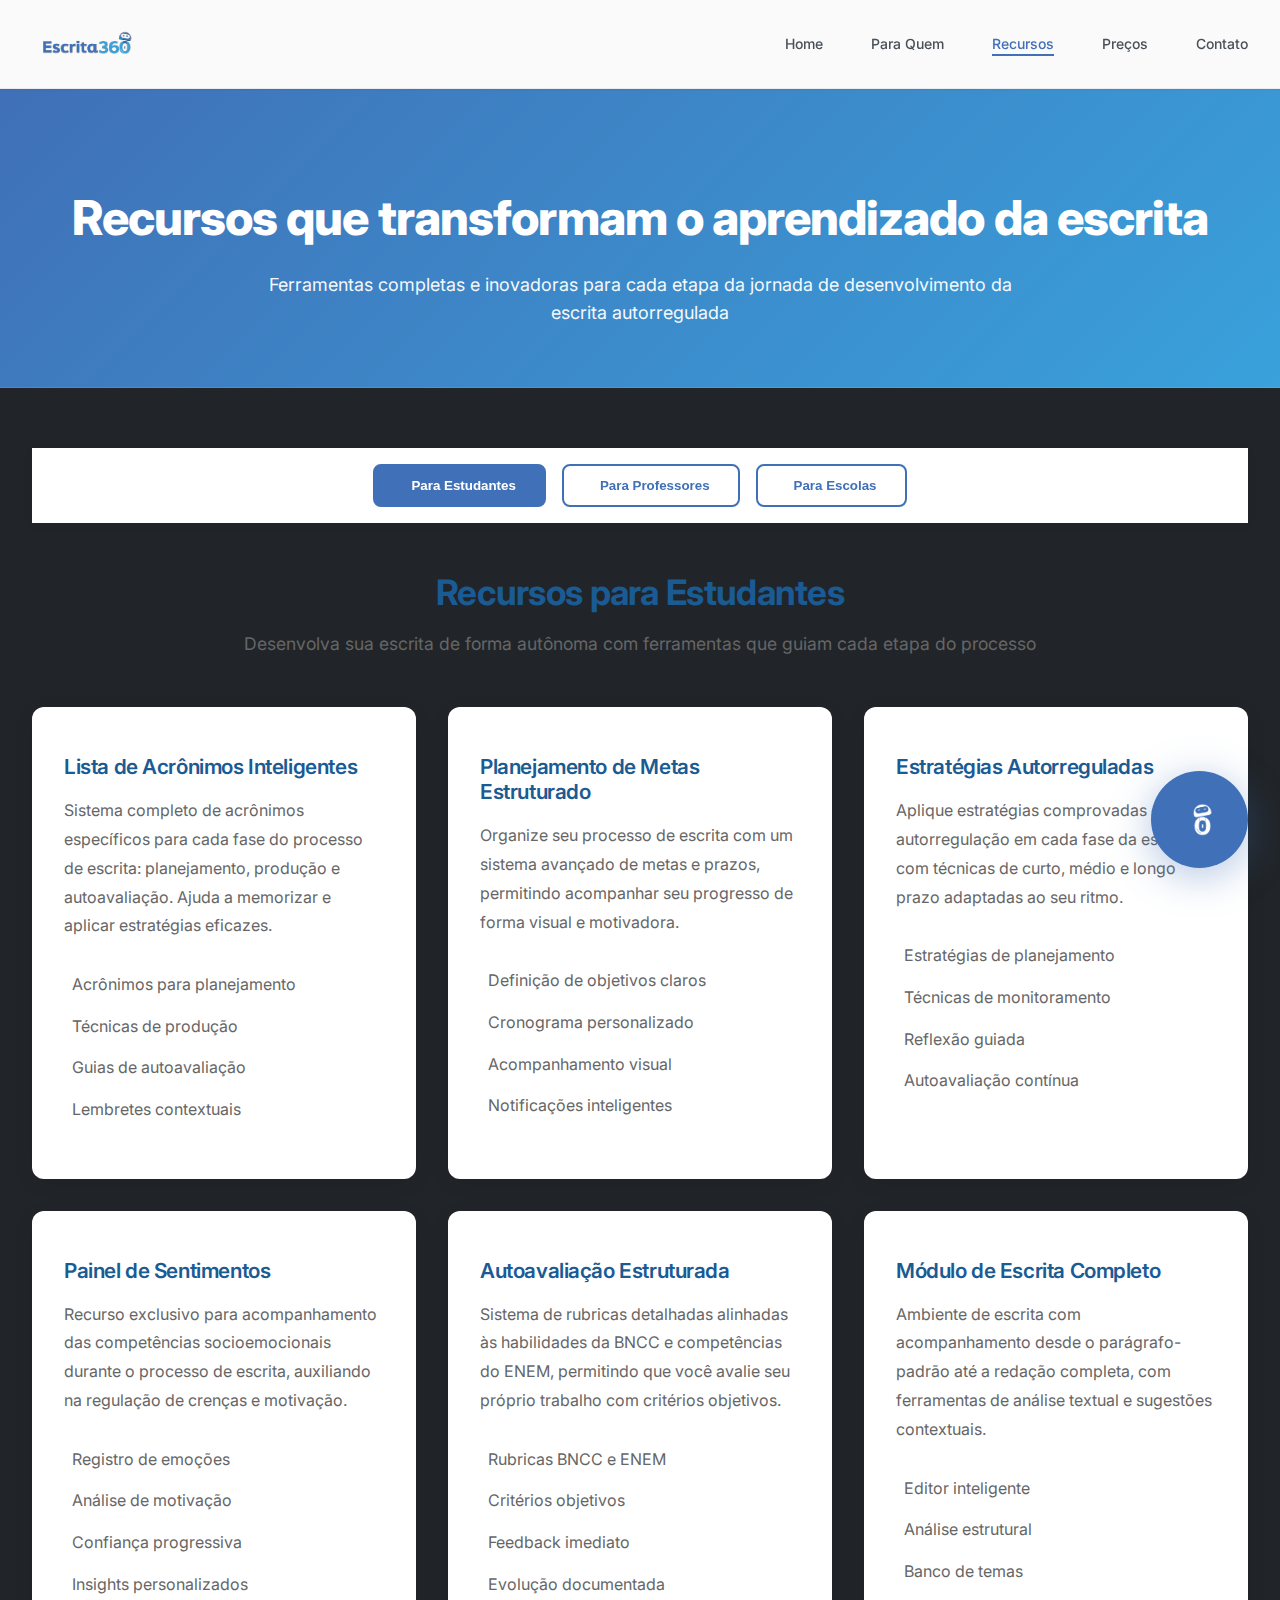
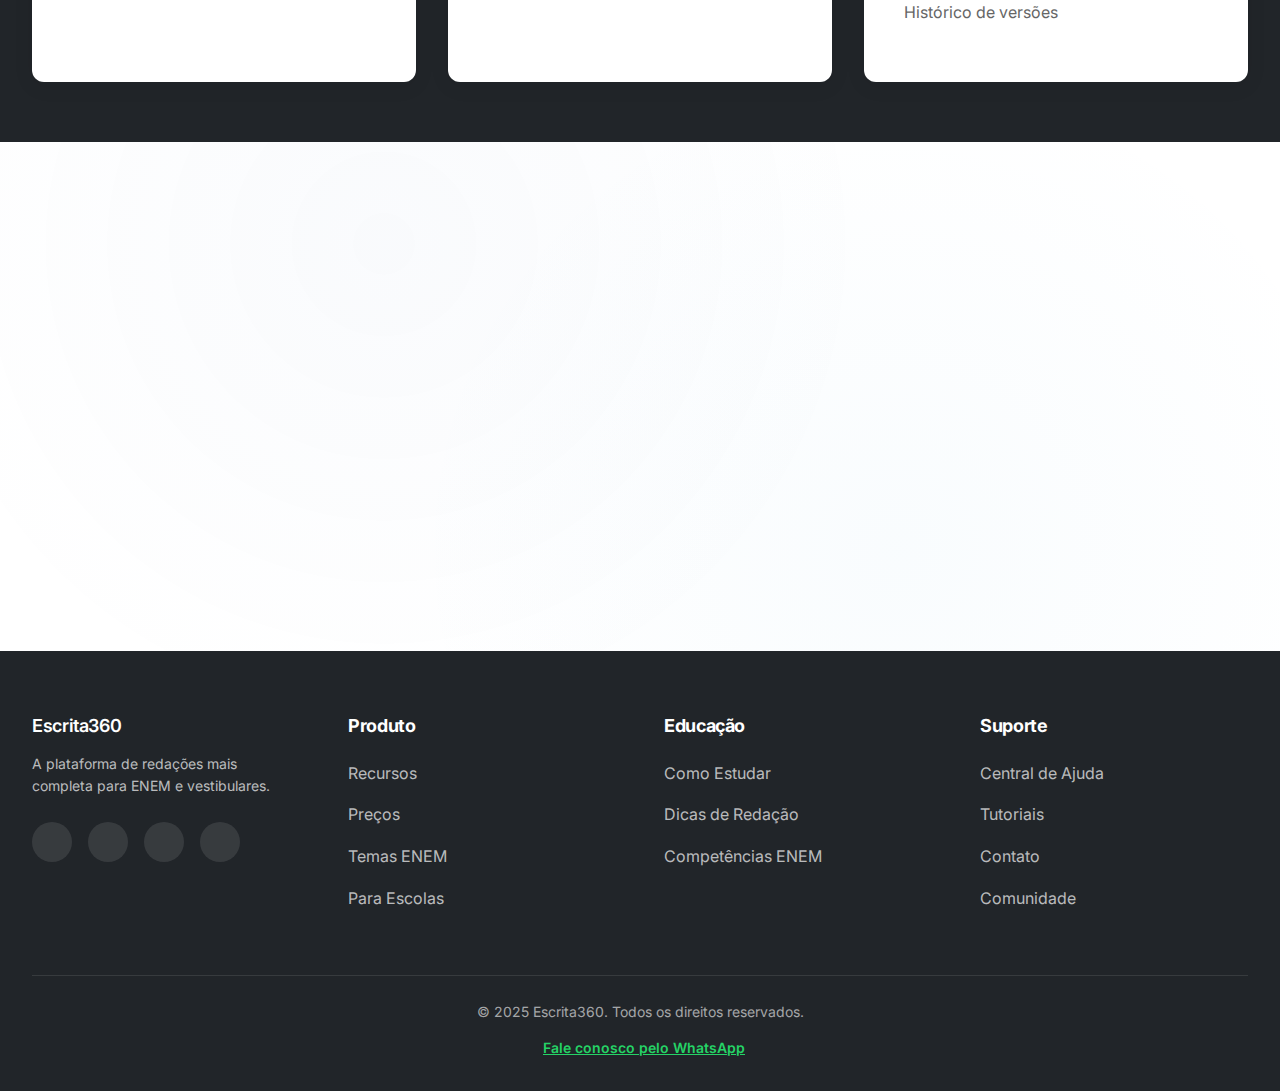
<file: recursos.html>
<!DOCTYPE html>
<html lang="pt-BR">
<head>
    <meta charset="UTF-8">
    <meta name="viewport" content="width=device-width, initial-scale=1.0">
    <title>Recursos - Escrita360</title>
    <meta name="description" content="Conheça todos os recursos da plataforma Escrita360 para estudantes, professores e escolas">

    <!-- Google Fonts -->
    <link rel="preconnect" href="https://fonts.googleapis.com">
    <link rel="preconnect" href="https://fonts.gstatic.com" crossorigin>
    <link href="https://fonts.googleapis.com/css2?family=Inter:wght@300;400;500;600;700;800;900&display=swap" rel="stylesheet">
    
    <!-- Font Awesome -->
    <link rel="stylesheet" href="https://cdnjs.cloudflare.com/ajax/libs/font-awesome/6.5.1/css/all.min.css" integrity="sha512-DTOQO9RWCH3ppGqcWaEA1BIZOC6xxalwEsw9c2QQeAIftl+Vegovlnee1c9QX4TctnWMn13TZye+giMm8e2LwA==" crossorigin="anonymous" referrerpolicy="no-referrer" />
    
    <!-- Stylesheet -->
    <link rel="stylesheet" href="styles.css">
</head>
<body class="page-recursos">
    <!-- Header -->
    <header class="header">
        <nav class="nav">
            <div class="container">
                <div class="nav-content">
                    <div class="logo">
                        <a href="home.html"><img src="assets/logo2.svg" alt="Escrita360 Logo"></a>
                    </div>
                    <ul class="nav-menu">
                        <li><a href="home.html">Home</a></li>
                        <li><a href="para-quem.html">Para Quem</a></li>
                        <li><a href="recursos.html" class="active">Recursos</a></li>
                        <li><a href="precos.html">Preços</a></li>
                        <li><a href="contato.html">Contato</a></li>
                    </ul>
                    <div class="hamburger">
                        <span></span>
                        <span></span>
                        <span></span>
                    </div>
                </div>
            </div>
        </nav>
    </header>

    <!-- Hero Section -->
    <section class="page-hero recursos-hero">
        <div class="container">
            <div class="page-hero-content fade-in-up">
                <h1>Recursos que transformam o aprendizado da escrita</h1>
                <p>Ferramentas completas e inovadoras para cada etapa da jornada de desenvolvimento da escrita autorregulada</p>
            </div>
        </div>
    </section>

    <!-- Resource Categories Tabs -->
    <section class="recursos-main">
        <div class="container">
            <div class="resource-tabs sticky-tabs">
                <button class="tab-btn active" data-category="estudantes">
                    <i class="fas fa-user-graduate"></i>
                    Para Estudantes
                </button>
                <button class="tab-btn" data-category="professores">
                    <i class="fas fa-chalkboard-teacher"></i>
                    Para Professores
                </button>
                <button class="tab-btn" data-category="escolas">
                    <i class="fas fa-school"></i>
                    Para Escolas
                </button>
            </div>

            <!-- Para Estudantes -->
            <div class="resource-category active" id="estudantes">
                <div class="category-intro fade-in">
                    <h2>Recursos para Estudantes</h2>
                    <p>Desenvolva sua escrita de forma autônoma com ferramentas que guiam cada etapa do processo</p>
                </div>
                
                <div class="recursos-detailed-grid">
                    <div class="recurso-detailed-card hover-lift">
                        <div class="recurso-icon">
                            <i class="fas fa-list"></i>
                        </div>
                        <h3>Lista de Acrônimos Inteligentes</h3>
                        <p class="card-description">Sistema completo de acrônimos específicos para cada fase do processo de escrita: planejamento, produção e autoavaliação. Ajuda a memorizar e aplicar estratégias eficazes.</p>
                        <ul class="feature-list">
                            <li><i class="fas fa-check-circle"></i> Acrônimos para planejamento</li>
                            <li><i class="fas fa-check-circle"></i> Técnicas de produção</li>
                            <li><i class="fas fa-check-circle"></i> Guias de autoavaliação</li>
                            <li><i class="fas fa-check-circle"></i> Lembretes contextuais</li>
                        </ul>
                    </div>

                    <div class="recurso-detailed-card hover-lift">
                        <div class="recurso-icon">
                            <i class="fas fa-target"></i>
                        </div>
                        <h3>Planejamento de Metas Estruturado</h3>
                        <p class="card-description">Organize seu processo de escrita com um sistema avançado de metas e prazos, permitindo acompanhar seu progresso de forma visual e motivadora.</p>
                        <ul class="feature-list">
                            <li><i class="fas fa-check-circle"></i> Definição de objetivos claros</li>
                            <li><i class="fas fa-check-circle"></i> Cronograma personalizado</li>
                            <li><i class="fas fa-check-circle"></i> Acompanhamento visual</li>
                            <li><i class="fas fa-check-circle"></i> Notificações inteligentes</li>
                        </ul>
                    </div>

                    <div class="recurso-detailed-card hover-lift">
                        <div class="recurso-icon">
                            <i class="fas fa-cogs"></i>
                        </div>
                        <h3>Estratégias Autorreguladas</h3>
                        <p class="card-description">Aplique estratégias comprovadas de autorregulação em cada fase da escrita, com técnicas de curto, médio e longo prazo adaptadas ao seu ritmo.</p>
                        <ul class="feature-list">
                            <li><i class="fas fa-check-circle"></i> Estratégias de planejamento</li>
                            <li><i class="fas fa-check-circle"></i> Técnicas de monitoramento</li>
                            <li><i class="fas fa-check-circle"></i> Reflexão guiada</li>
                            <li><i class="fas fa-check-circle"></i> Autoavaliação contínua</li>
                        </ul>
                    </div>

                    <div class="recurso-detailed-card hover-lift">
                        <div class="recurso-icon">
                            <i class="fas fa-smile"></i>
                        </div>
                        <h3>Painel de Sentimentos</h3>
                        <p class="card-description">Recurso exclusivo para acompanhamento das competências socioemocionais durante o processo de escrita, auxiliando na regulação de crenças e motivação.</p>
                        <ul class="feature-list">
                            <li><i class="fas fa-check-circle"></i> Registro de emoções</li>
                            <li><i class="fas fa-check-circle"></i> Análise de motivação</li>
                            <li><i class="fas fa-check-circle"></i> Confiança progressiva</li>
                            <li><i class="fas fa-check-circle"></i> Insights personalizados</li>
                        </ul>
                    </div>

                    <div class="recurso-detailed-card hover-lift">
                        <div class="recurso-icon">
                            <i class="fas fa-check-circle"></i>
                        </div>
                        <h3>Autoavaliação Estruturada</h3>
                        <p class="card-description">Sistema de rubricas detalhadas alinhadas às habilidades da BNCC e competências do ENEM, permitindo que você avalie seu próprio trabalho com critérios objetivos.</p>
                        <ul class="feature-list">
                            <li><i class="fas fa-check-circle"></i> Rubricas BNCC e ENEM</li>
                            <li><i class="fas fa-check-circle"></i> Critérios objetivos</li>
                            <li><i class="fas fa-check-circle"></i> Feedback imediato</li>
                            <li><i class="fas fa-check-circle"></i> Evolução documentada</li>
                        </ul>
                    </div>

                    <div class="recurso-detailed-card hover-lift">
                        <div class="recurso-icon">
                            <i class="fas fa-edit"></i>
                        </div>
                        <h3>Módulo de Escrita Completo</h3>
                        <p class="card-description">Ambiente de escrita com acompanhamento desde o parágrafo-padrão até a redação completa, com ferramentas de análise textual e sugestões contextuais.</p>
                        <ul class="feature-list">
                            <li><i class="fas fa-check-circle"></i> Editor inteligente</li>
                            <li><i class="fas fa-check-circle"></i> Análise estrutural</li>
                            <li><i class="fas fa-check-circle"></i> Banco de temas</li>
                            <li><i class="fas fa-check-circle"></i> Histórico de versões</li>
                        </ul>
                    </div>
                </div>
            </div>

            <!-- Para Professores -->
            <div class="resource-category" id="professores">
                <div class="category-intro fade-in">
                    <h2>Recursos para Professores</h2>
                    <p>Otimize seu tempo e potencialize o aprendizado dos alunos com ferramentas de gestão e acompanhamento</p>
                </div>
                
                <div class="recursos-detailed-grid">
                    <div class="recurso-detailed-card hover-lift">
                        <div class="recurso-icon">
                            <i class="fas fa-cloud"></i>
                        </div>
                        <h3>Plataforma 100% Online</h3>
                        <p class="card-description">Ambiente totalmente automatizado na nuvem com acesso a todos os recursos estudantis, permitindo acompanhamento em tempo real de qualquer lugar.</p>
                        <ul class="feature-list">
                            <li><i class="fas fa-check-circle"></i> Acesso multiplataforma</li>
                            <li><i class="fas fa-check-circle"></i> Sincronização automática</li>
                            <li><i class="fas fa-check-circle"></i> Backup contínuo</li>
                            <li><i class="fas fa-check-circle"></i> Sem instalação</li>
                        </ul>
                    </div>

                    <div class="recurso-detailed-card hover-lift">
                        <div class="recurso-icon">
                            <i class="fas fa-book-open"></i>
                        </div>
                        <h3>Habilidades da BNCC</h3>
                        <p class="card-description">Lista completa de habilidades da BNCC integrada à plataforma, facilitando o planejamento pedagógico e alinhamento curricular.</p>
                        <ul class="feature-list">
                            <li><i class="fas fa-check-circle"></i> Biblioteca de habilidades</li>
                            <li><i class="fas fa-check-circle"></i> Alinhamento automático</li>
                            <li><i class="fas fa-check-circle"></i> Relatórios por habilidade</li>
                            <li><i class="fas fa-check-circle"></i> Sugestões pedagógicas</li>
                        </ul>
                    </div>

                    <div class="recurso-detailed-card hover-lift">
                        <div class="recurso-icon">
                            <i class="fas fa-eye"></i>
                        </div>
                        <h3>Acompanhamento em Tempo Real</h3>
                        <p class="card-description">Monitore o progresso individual e coletivo das turmas com dashboards dinâmicos que atualizam automaticamente.</p>
                        <ul class="feature-list">
                            <li><i class="fas fa-check-circle"></i> Dashboard ao vivo</li>
                            <li><i class="fas fa-check-circle"></i> Alertas automáticos</li>
                            <li><i class="fas fa-check-circle"></i> Métricas detalhadas</li>
                            <li><i class="fas fa-check-circle"></i> Comparativos</li>
                        </ul>
                    </div>

                    <div class="recurso-detailed-card hover-lift">
                        <div class="recurso-icon">
                            <i class="fas fa-clipboard-check"></i>
                        </div>
                        <h3>Sistema de Avaliação Docente</h3>
                        <p class="card-description">Ferramenta estruturada de avaliação alinhada à BNCC e competências ENEM, com critérios personalizáveis e feedback eficiente.</p>
                        <ul class="feature-list">
                            <li><i class="fas fa-check-circle"></i> Critérios personalizáveis</li>
                            <li><i class="fas fa-check-circle"></i> Correção assistida</li>
                            <li><i class="fas fa-check-circle"></i> Banco de comentários</li>
                            <li><i class="fas fa-check-circle"></i> Exportação de notas</li>
                        </ul>
                    </div>

                    <div class="recurso-detailed-card hover-lift">
                        <div class="recurso-icon">
                            <i class="fas fa-chart-line"></i>
                        </div>
                        <h3>Relatórios Detalhados</h3>
                        <p class="card-description">Geração automática de relatórios individuais e coletivos com análises estatísticas e insights sobre o desenvolvimento das turmas.</p>
                        <ul class="feature-list">
                            <li><i class="fas fa-check-circle"></i> Relatórios individuais</li>
                            <li><i class="fas fa-check-circle"></i> Análises de turma</li>
                            <li><i class="fas fa-check-circle"></i> Gráficos interativos</li>
                            <li><i class="fas fa-check-circle"></i> Exportação PDF/Excel</li>
                        </ul>
                    </div>

                    <div class="recurso-detailed-card hover-lift">
                        <div class="recurso-icon">
                            <i class="fas fa-users-cog"></i>
                        </div>
                        <h3>Gestão de Turmas</h3>
                        <p class="card-description">Organize e gerencie múltiplas turmas com facilidade, atribua tarefas, acompanhe entregas e mantenha comunicação eficiente.</p>
                        <ul class="feature-list">
                            <li><i class="fas fa-check-circle"></i> Criação de turmas</li>
                            <li><i class="fas fa-check-circle"></i> Atribuição de tarefas</li>
                            <li><i class="fas fa-check-circle"></i> Controle de prazos</li>
                            <li><i class="fas fa-check-circle"></i> Comunicação integrada</li>
                        </ul>
                    </div>
                </div>
            </div>

            <!-- Para Escolas -->
            <div class="resource-category" id="escolas">
                <div class="category-intro fade-in">
                    <h2>Recursos para Escolas</h2>
                    <p>Solução institucional completa para transformar a cultura de escrita na sua escola</p>
                </div>
                
                <div class="recursos-detailed-grid">
                    <div class="recurso-detailed-card hover-lift">
                        <div class="recurso-icon">
                            <i class="fas fa-hands-helping"></i>
                        </div>
                        <h3>Suporte Completo para Professores</h3>
                        <p class="card-description">Redução significativa da carga de trabalho docente com automação inteligente e ferramentas de apoio pedagógico.</p>
                        <ul class="feature-list">
                            <li><i class="fas fa-check-circle"></i> Correção automatizada</li>
                            <li><i class="fas fa-check-circle"></i> Biblioteca de recursos</li>
                            <li><i class="fas fa-check-circle"></i> Treinamento contínuo</li>
                            <li><i class="fas fa-check-circle"></i> Suporte dedicado</li>
                        </ul>
                    </div>

                    <div class="recurso-detailed-card hover-lift">
                        <div class="recurso-icon">
                            <i class="fas fa-chart-pie"></i>
                        </div>
                        <h3>Dashboards Administrativos</h3>
                        <p class="card-description">Painéis gerenciais personalizados com visualização de redações produzidas, habilidades trabalhadas e métricas institucionais.</p>
                        <ul class="feature-list">
                            <li><i class="fas fa-check-circle"></i> Visão institucional</li>
                            <li><i class="fas fa-check-circle"></i> KPIs educacionais</li>
                            <li><i class="fas fa-check-circle"></i> Análise comparativa</li>
                            <li><i class="fas fa-check-circle"></i> Tendências e padrões</li>
                        </ul>
                    </div>

                    <div class="recurso-detailed-card hover-lift">
                        <div class="recurso-icon">
                            <i class="fas fa-users"></i>
                        </div>
                        <h3>Desenvolvimento da Autorregulação</h3>
                        <p class="card-description">Plataforma focada no desenvolvimento autônomo dos estudantes, promovendo habilidades para toda a vida.</p>
                        <ul class="feature-list">
                            <li><i class="fas fa-check-circle"></i> Metodologia validada</li>
                            <li><i class="fas fa-check-circle"></i> Acompanhamento longitudinal</li>
                            <li><i class="fas fa-check-circle"></i> Métricas de autonomia</li>
                            <li><i class="fas fa-check-circle"></i> Certificações</li>
                        </ul>
                    </div>

                    <div class="recurso-detailed-card hover-lift">
                        <div class="recurso-icon">
                            <i class="fas fa-network-wired"></i>
                        </div>
                        <h3>Integração com LMS</h3>
                        <p class="card-description">Integração perfeita com sistemas de gestão de aprendizagem existentes, mantendo todos os dados sincronizados.</p>
                        <ul class="feature-list">
                            <li><i class="fas fa-check-circle"></i> API completa</li>
                            <li><i class="fas fa-check-circle"></i> SSO (Single Sign-On)</li>
                            <li><i class="fas fa-check-circle"></i> Sincronização automática</li>
                            <li><i class="fas fa-check-circle"></i> Suporte técnico</li>
                        </ul>
                    </div>

                    <div class="recurso-detailed-card hover-lift">
                        <div class="recurso-icon">
                            <i class="fas fa-palette"></i>
                        </div>
                        <h3>White-Label Disponível</h3>
                        <p class="card-description">Personalize a plataforma com a identidade visual da sua instituição, criando uma experiência única para seus alunos.</p>
                        <ul class="feature-list">
                            <li><i class="fas fa-check-circle"></i> Logo personalizado</li>
                            <li><i class="fas fa-check-circle"></i> Cores institucionais</li>
                            <li><i class="fas fa-check-circle"></i> Domínio próprio</li>
                            <li><i class="fas fa-check-circle"></i> Branding completo</li>
                        </ul>
                    </div>

                    <div class="recurso-detailed-card hover-lift">
                        <div class="recurso-icon">
                            <i class="fas fa-headset"></i>
                        </div>
                        <h3>Suporte Dedicado 24/7</h3>
                        <p class="card-description">Equipe especializada disponível em tempo integral para garantir o sucesso da implementação e uso contínuo da plataforma.</p>
                        <ul class="feature-list">
                            <li><i class="fas fa-check-circle"></i> Atendimento prioritário</li>
                            <li><i class="fas fa-check-circle"></i> Gerente de conta</li>
                            <li><i class="fas fa-check-circle"></i> Consultoria pedagógica</li>
                            <li><i class="fas fa-check-circle"></i> Treinamentos customizados</li>
                        </ul>
                    </div>
                </div>
            </div>
        </div>
    </section>

    <!-- CTA Section -->
    <section class="cta">
        <div class="container">
            <div class="cta-content fade-in-up">
                <h2>Pronto para transformar a escrita na sua instituição?</h2>
                <p>Experimente gratuitamente todos os recursos e veja o impacto na autonomia e qualidade da escrita dos seus alunos.</p>
                <a href="precos.html" class="btn btn-primary btn-large">Começar Agora</a>
            </div>
        </div>
    </section>

    <!-- Footer -->
    <footer class="footer">
        <div class="container">
            <div class="footer-content">
                <div class="footer-section">
                    <h3>Escrita360</h3>
                    <p>A plataforma de redações mais completa para ENEM e vestibulares.</p>
                    <div class="social-links">
                        <a href="#" aria-label="Facebook"><i class="fab fa-facebook"></i></a>
                        <a href="#" aria-label="Instagram"><i class="fab fa-instagram"></i></a>
                        <a href="#" aria-label="LinkedIn"><i class="fab fa-linkedin"></i></a>
                        <a href="#" aria-label="YouTube"><i class="fab fa-youtube"></i></a>
                    </div>
                </div>
                <div class="footer-section">
                    <h4>Produto</h4>
                    <ul>
                        <li><a href="recursos.html">Recursos</a></li>
                        <li><a href="precos.html">Preços</a></li>
                        <li><a href="#">Temas ENEM</a></li>
                        <li><a href="para-quem.html">Para Escolas</a></li>
                    </ul>
                </div>
                <div class="footer-section">
                    <h4>Educação</h4>
                    <ul>
                        <li><a href="#">Como Estudar</a></li>
                        <li><a href="#">Dicas de Redação</a></li>
                        <li><a href="#">Competências ENEM</a></li>
                    </ul>
                </div>
                <div class="footer-section">
                    <h4>Suporte</h4>
                    <ul>
                        <li><a href="#">Central de Ajuda</a></li>
                        <li><a href="#">Tutoriais</a></li>
                        <li><a href="contato.html">Contato</a></li>
                        <li><a href="#">Comunidade</a></li>
                    </ul>
                </div>
            </div>
            <div class="footer-bottom">
                <p>&copy; 2025 Escrita360. Todos os direitos reservados.</p>
                <a href="#" class="whatsapp-link">
                    <i class="fab fa-whatsapp"></i>
                    Fale conosco pelo WhatsApp
                </a>
            </div>
        </div>
    </footer>

    <!-- Floating Robot Button -->
    <a href="#" class="floating-robot" id="robotButton" aria-label="Assistente Virtual">
        <img src="assets/robo.svg" alt="Robô Escrita360">
    </a>

    <!-- Chat Modal -->
    <div class="chat-modal" id="chatModal">
        <div class="chat-container">
            <div class="chat-header">
                <div class="chat-header-content">
                    <img src="assets/robo.svg" alt="Robô" class="chat-avatar">
                    <div>
                        <h3>Assistente Escrita360</h3>
                        <span class="chat-status">Online</span>
                    </div>
                </div>
                <button class="chat-close" id="closeChat">
                    <i class="fas fa-times"></i>
                </button>
            </div>
            <div class="chat-messages" id="chatMessages">
                <div class="chat-message bot">
                    <div class="message-content">
                        Olá! 👋 Sou o assistente da Escrita360. Como posso ajudá-lo hoje?
                    </div>
                </div>
            </div>
            <div class="chat-quick-options">
                <button class="quick-option" data-action="planos">
                    <i class="fas fa-tag"></i> Ver Planos
                </button>
                <button class="quick-option" data-action="recursos">
                    <i class="fas fa-list"></i> Recursos
                </button>
                <button class="quick-option" data-action="contato">
                    <i class="fas fa-envelope"></i> Contato
                </button>
            </div>
            <div class="chat-input-area">
                <input type="text" class="chat-input" id="chatInput" placeholder="Digite sua mensagem...">
                <button class="chat-send" id="sendChat">
                    <i class="fas fa-paper-plane"></i>
                </button>
            </div>
        </div>
    </div>

    <script src="script.js"></script>
</body>
</html>
</file>
<file: styles.css>
/* Text79 Professional Minimalist Brand Styles */

:root {
    /* Brand Colors */
    --primary-blue: #4070B7;
    --secondary-blue: #61C2D3;
    --accent-blue: #39A1DB;
    --dark-blue: #1A5B94;
    --light-blue: #F5F9FC;
    --lighter-blue: #EBF5F9;
    --neutral-100: #F8F9FA;
    --neutral-200: #E9ECEF;
    --neutral-300: #DEE2E6;
    --neutral-700: #495057;
    --neutral-900: #212529;
    
    /* Typography - Professional Minimalist */
    --font-primary: 'Inter', -apple-system, BlinkMacSystemFont, 'Segoe UI', system-ui, sans-serif;
    --font-display: 'Inter', -apple-system, BlinkMacSystemFont, 'Segoe UI', system-ui, sans-serif;
    
    /* Font Weights */
    --font-light: 300;
    --font-normal: 400;
    --font-medium: 500;
    --font-semibold: 600;
    --font-bold: 700;
    --font-extrabold: 800;
    
    /* Font Sizes */
    --text-xs: 0.75rem;
    --text-sm: 0.875rem;
    --text-base: 1rem;
    --text-lg: 1.125rem;
    --text-xl: 1.25rem;
    --text-2xl: 1.5rem;
    --text-3xl: 1.875rem;
    --text-4xl: 2.25rem;
    --text-5xl: 3rem;
    --text-6xl: 3.75rem;
    
    /* Spacing */
    --space-xs: 0.25rem;
    --space-sm: 0.5rem;
    --space-md: 1rem;
    --space-lg: 1.5rem;
    --space-xl: 2rem;
    --space-2xl: 3rem;
    --space-3xl: 4rem;
    
    /* Border Radius */
    --radius-sm: 0.375rem;
    --radius-md: 0.5rem;
    --radius-lg: 0.75rem;
    --radius-xl: 1rem;
    --radius-full: 9999px;
    
    /* Shadows */
    --shadow-sm: 0 1px 2px 0 rgba(0, 0, 0, 0.05);
    --shadow-md: 0 4px 6px -1px rgba(0, 0, 0, 0.1);
    --shadow-lg: 0 10px 15px -3px rgba(0, 0, 0, 0.1);
    --shadow-xl: 0 20px 25px -5px rgba(0, 0, 0, 0.1);
}

/* Base Typography - Clean & Professional */
body {
    font-family: var(--font-primary);
    color: var(--neutral-900);
    line-height: 1.6;
    font-weight: var(--font-normal);
    font-size: var(--text-base);
}

/* Headings - Minimalist Hierarchy */
h1, h2, h3, h4, h5, h6 {
    font-family: var(--font-display);
    font-weight: var(--font-bold);
    line-height: 1.2;
    color: var(--neutral-900);
    margin-bottom: var(--space-md);
    letter-spacing: -0.02em;
}

h1 {
    font-size: var(--text-5xl);
    font-weight: var(--font-extrabold);
    letter-spacing: -0.03em;
}

h2 {
    font-size: var(--text-4xl);
    font-weight: var(--font-bold);
}

h3 {
    font-size: var(--text-3xl);
    font-weight: var(--font-semibold);
}

h4 {
    font-size: var(--text-2xl);
    font-weight: var(--font-semibold);
}

p {
    margin-bottom: var(--space-md);
    color: var(--neutral-700);
    line-height: 1.7;
}

/* Logo Styles */
.logo {
    display: flex;
    align-items: center;
    gap: 8px;
}

.logo-text {
    font-size: 2rem;
    color: var(--dark-blue);
}

.logo-360 {
    color: var(--primary-blue);
}

.logo-robot {
    width: 40px;
    height: 40px;
    color: var(--accent-blue);
}

/* Brand Color Classes */
.text-primary { color: var(--primary-blue); }
.text-secondary { color: var(--secondary-blue); }
.text-accent { color: var(--accent-blue); }
.text-dark { color: var(--dark-blue); }

.bg-primary { background-color: var(--primary-blue); }
.bg-secondary { background-color: var(--secondary-blue); }
.bg-accent { background-color: var(--accent-blue); }
.bg-dark { background-color: var(--dark-blue); }

/* Button Styles */
.btn-primary {
    background-color: var(--primary-blue);
    color: white;
    border: none;
    padding: 12px 24px;
    border-radius: 8px;
    font-family: var(--primary-font), var(--fallback-font);
    font-weight: 700;
    transition: background-color 0.3s ease;
}

.btn-primary:hover {
    background-color: var(--dark-blue);
}

/* Brand Elements */
.brand-section {
    background: linear-gradient(135deg, var(--secondary-blue), var(--accent-blue));
    color: white;
    padding: 60px 20px;
    text-align: center;
}

.technology-badge {
    background-color: var(--accent-blue);
    color: white;
    padding: 6px 12px;
    border-radius: 20px;
    font-size: 0.9rem;
    font-weight: 600;
}

/* =================================
   LAYOUT & STRUCTURE
   ================================= */

* {
    margin: 0;
    padding: 0;
    box-sizing: border-box;
}

html {
    scroll-behavior: smooth;
    font-size: 16px;
}

body {
    font-family: var(--font-primary);
    color: var(--neutral-900);
    line-height: 1.6;
    overflow-x: hidden;
    -webkit-font-smoothing: antialiased;
    -moz-osx-font-smoothing: grayscale;
    background-color: var(--neutral-900);
}

.container {
    max-width: 1280px;
    margin: 0 auto;
    padding: 0 var(--space-xl);
}

@media (max-width: 768px) {
    .container {
        padding: 0 var(--space-md);
    }
}

/* =================================
   HEADER & NAVIGATION
   ================================= */

.header {
    background: rgba(255, 255, 255, 0.98);
    box-shadow: var(--shadow-sm);
    position: sticky;
    top: 0;
    z-index: 1000;
    transition: all 0.3s cubic-bezier(0.4, 0, 0.2, 1);
    backdrop-filter: blur(12px);
    border-bottom: 1px solid var(--neutral-200);
}

.header.scrolled {
    box-shadow: var(--shadow-md);
    background: rgba(255, 255, 255, 0.98);
}

.nav {
    padding: var(--space-lg) 0;
}

.nav-content {
    display: flex;
    justify-content: space-between;
    align-items: center;
}

.logo img {
    height: 40px;
    width: auto;
    display: block;
    transition: all 0.4s cubic-bezier(0.4, 0, 0.2, 1);
    animation: logoFadeIn 0.8s ease-out;
}

.logo h2 {
    font-size: var(--text-2xl);
    color: var(--primary-blue);
    font-family: var(--font-display);
    font-weight: var(--font-extrabold);
    letter-spacing: -0.02em;
}

.logo a {
    text-decoration: none;
    color: inherit;
    transition: all 0.3s ease;
    display: flex;
    align-items: center;
}

.logo a:hover {
    opacity: 0.85;
}

.logo a:hover img {
    transform: scale(1.08) rotate(2deg);
    filter: brightness(1.1);
}

.logo a:active img {
    transform: scale(0.95);
}

@keyframes logoFadeIn {
    0% {
        opacity: 0;
        transform: translateY(-10px) scale(0.9);
    }
    100% {
        opacity: 1;
        transform: translateY(0) scale(1);
    }
}

.nav-menu {
    display: flex;
    list-style: none;
    gap: var(--space-2xl);
    align-items: center;
}

.nav-menu a {
    text-decoration: none;
    color: var(--neutral-700);
    font-weight: var(--font-medium);
    font-size: var(--text-sm);
    transition: color 0.3s ease;
    position: relative;
}

.nav-menu a::after {
    content: '';
    position: absolute;
    bottom: -4px;
    left: 0;
    width: 0;
    height: 2px;
    background-color: var(--primary-blue);
    transition: width 0.3s ease;
}

.nav-menu a:hover::after,
.nav-menu a.active::after {
    width: 100%;
}

.nav-menu a:hover,
.nav-menu a.active {
    color: var(--primary-blue);
}

.btn-login {
    background-color: var(--primary-blue);
    color: white !important;
    padding: var(--space-sm) var(--space-lg);
    border-radius: var(--radius-md);
    transition: all 0.3s ease;
    font-weight: var(--font-semibold);
    font-size: var(--text-sm);
}

.btn-login::after {
    display: none;
}

.btn-login:hover {
    background-color: var(--dark-blue);
    transform: translateY(-1px);
    box-shadow: var(--shadow-md);
}

.hamburger {
    display: none;
    flex-direction: column;
    gap: 4px;
    cursor: pointer;
    padding: 8px;
    border-radius: 6px;
    transition: all 0.3s ease;
}

.hamburger:hover {
    background: rgba(62, 110, 180, 0.08);
}

.hamburger span {
    width: 25px;
    height: 3px;
    background-color: var(--primary-blue);
    border-radius: 2px;
    transition: all 0.3s cubic-bezier(0.4, 0, 0.2, 1);
}

.hamburger.active span:nth-child(1) {
    transform: rotate(45deg) translate(5px, 5px);
}

.hamburger.active span:nth-child(2) {
    opacity: 0;
    transform: scale(0);
}

.hamburger.active span:nth-child(3) {
    transform: rotate(-45deg) translate(7px, -6px);
}

/* =================================
   BUTTONS
   ================================= */

.btn {
    display: inline-flex;
    align-items: center;
    justify-content: center;
    padding: var(--space-md) var(--space-xl);
    border-radius: var(--radius-md);
    text-decoration: none;
    font-weight: var(--font-semibold);
    transition: all 0.3s cubic-bezier(0.4, 0, 0.2, 1);
    cursor: pointer;
    border: 2px solid transparent;
    font-size: var(--text-base);
    font-family: var(--font-primary);
    line-height: 1;
    gap: var(--space-sm);
}

.btn:hover {
    transform: translateY(-2px);
    box-shadow: var(--shadow-lg);
}

.btn:active {
    transform: translateY(0);
    box-shadow: var(--shadow-sm);
}

.btn-primary {
    background-color: var(--primary-blue);
    color: white;
    border-color: var(--primary-blue);
}

.btn-primary:hover {
    background-color: var(--dark-blue);
    border-color: var(--dark-blue);
}

.btn-secondary {
    background-color: white;
    color: var(--primary-blue);
    border: 2px solid var(--primary-blue);
}

.btn-secondary:hover {
    background-color: var(--light-blue);
    transform: translateY(-2px);
}

.btn-outline {
    background-color: transparent;
    color: var(--primary-blue);
    border: 2px solid var(--neutral-300);
}

.btn-outline:hover {
    background-color: var(--primary-blue);
    color: white;
    border-color: var(--primary-blue);
}

.btn-large {
    padding: var(--space-lg) var(--space-3xl);
    font-size: var(--text-lg);
    border-radius: var(--radius-lg);
}

.btn-sm {
    padding: 8px 16px;
    font-size: 0.9rem;
}

/* =================================
   HERO SECTIONS
   ================================= */

.hero {
    background: white;
    padding: 5rem 0 6rem 0;
    overflow: hidden;
    position: relative;
}

.hero::before {
    content: '';
    position: absolute;
    top: 0;
    left: 0;
    right: 0;
    bottom: 0;
    background: 
        radial-gradient(circle at 20% 50%, rgba(64, 112, 183, 0.04) 0%, transparent 50%),
        radial-gradient(circle at 80% 50%, rgba(57, 161, 219, 0.04) 0%, transparent 50%);
    pointer-events: none;
}

.hero-content {
    max-width: 800px;
    margin: 0 auto;
    text-align: center;
    position: relative;
    z-index: 1;
}

.hero h1 {
    font-size: clamp(2.5rem, 5vw, 3.75rem);
    color: var(--neutral-900);
    margin-bottom: var(--space-xl);
    line-height: 1.1;
    font-weight: var(--font-extrabold);
    letter-spacing: -0.03em;
}

.hero-subtitle {
    font-size: var(--text-xl);
    color: var(--neutral-700);
    margin-bottom: var(--space-2xl);
    line-height: 1.6;
    font-weight: var(--font-normal);
}

.hero-buttons {
    display: flex;
    gap: var(--space-md);
    flex-wrap: wrap;
    justify-content: center;
}

.hero-image {
    text-align: center;
    margin-top: var(--space-2xl);
}

.platform-mockup {
    background: white;
    border-radius: var(--radius-xl);
    padding: var(--space-3xl);
    box-shadow: var(--shadow-xl);
    display: inline-block;
    transition: all 0.5s cubic-bezier(0.4, 0, 0.2, 1);
    border: 1px solid var(--neutral-200);
}

.platform-mockup:hover {
    transform: translateY(-8px);
    box-shadow: 0 30px 60px rgba(64, 112, 183, 0.15);
}

.mockup-screen {
    display: flex;
    gap: var(--space-lg);
    font-size: 3rem;
    color: var(--primary-blue);
}

/* Page Hero Variations */
.page-hero {
    background: linear-gradient(135deg, var(--primary-blue) 0%, var(--accent-blue) 100%);
    padding: 5rem 0;
    color: white;
    text-align: center;
    position: relative;
    overflow: hidden;
}

.page-hero::after {
    content: '';
    position: absolute;
    bottom: 0;
    left: 0;
    right: 0;
    height: 1px;
    background: rgba(255, 255, 255, 0.1);
}

.page-hero-content h1 {
    font-size: clamp(2rem, 4vw, 3rem);
    margin-bottom: var(--space-lg);
    color: white;
    font-weight: var(--font-extrabold);
    letter-spacing: -0.02em;
}

.page-hero-content p {
    font-size: var(--text-lg);
    opacity: 0.95;
    max-width: 800px;
    margin: 0 auto;
    color: white;
    line-height: 1.6;
}

/* =================================
   STATS SECTION
   ================================= */

.stats {
    padding: 5rem 0;
    background: white;
}

.stats h2 {
    text-align: center;
    font-size: var(--text-4xl);
    color: var(--neutral-900);
    margin-bottom: var(--space-3xl);
    font-weight: var(--font-extrabold);
    letter-spacing: -0.02em;
}

.stats-grid {
    display: grid;
    grid-template-columns: repeat(auto-fit, minmax(250px, 1fr));
    gap: var(--space-xl);
}

.stat-item {
    text-align: center;
    padding: var(--space-2xl);
    background: var(--neutral-100);
    border-radius: var(--radius-lg);
    transition: all 0.4s cubic-bezier(0.4, 0, 0.2, 1);
    position: relative;
    overflow: hidden;
    border: 1px solid var(--neutral-200);
}

.stat-item::before {
    content: '';
    position: absolute;
    top: 0;
    left: 0;
    width: 100%;
    height: 4px;
    background: linear-gradient(90deg, var(--primary-blue), var(--accent-blue));
    opacity: 0;
    transition: opacity 0.3s ease;
}

.stat-item:hover {
    transform: translateY(-8px);
    box-shadow: var(--shadow-lg);
    background: white;
}

.stat-item:hover::before {
    opacity: 1;
}

.stat-icon {
    font-size: 2.5rem;
    color: var(--primary-blue);
    margin-bottom: var(--space-md);
}

.stat-number {
    font-size: clamp(2.5rem, 4vw, 3rem);
    font-weight: var(--font-extrabold);
    color: var(--primary-blue);
    margin-bottom: var(--space-sm);
    line-height: 1;
}

.stat-label {
    font-size: var(--text-base);
    color: var(--neutral-700);
    font-weight: var(--font-medium);
}

.counter {
    display: inline-block;
}

/* =================================
   DIFERENCIAL SECTION
   ================================= */

.diferencial {
    padding: 5rem 0;
    background: white;
}

.diferencial .container {
    max-width: 1200px;
    margin: 0 auto;
}

.diferencial h2 {
    text-align: center;
    font-size: var(--text-4xl);
    color: var(--neutral-900);
    margin-bottom: var(--space-3xl);
    font-weight: var(--font-extrabold);
    letter-spacing: -0.02em;
}

.diferencial-grid {
    display: grid;
    grid-template-columns: repeat(auto-fit, minmax(300px, 1fr));
    gap: var(--space-xl);
}

.diferencial-item {
    background: white;
    padding: var(--space-2xl);
    border-radius: var(--radius-lg);
    box-shadow: var(--shadow-sm);
    text-align: center;
    transition: all 0.4s cubic-bezier(0.4, 0, 0.2, 1);
    position: relative;
    overflow: hidden;
    border: 1px solid var(--neutral-200);
}

.diferencial-item::before {
    content: '';
    position: absolute;
    top: 0;
    left: 0;
    width: 100%;
    height: 4px;
    background: linear-gradient(90deg, var(--primary-blue), var(--accent-blue));
    opacity: 0;
    transition: opacity 0.3s ease;
}

.diferencial-item:hover {
    transform: translateY(-6px);
    box-shadow: var(--shadow-lg);
}

.diferencial-item:hover::before {
    opacity: 1;
}

.diferencial-icon {
    font-size: 2.5rem;
    color: var(--accent-blue);
    margin-bottom: var(--space-md);
}

.diferencial-item h3 {
    color: var(--neutral-900);
    margin-bottom: var(--space-md);
    font-size: var(--text-xl);
    font-weight: var(--font-semibold);
}

.diferencial-item p {
    color: var(--neutral-700);
    line-height: 1.7;
}

/* =================================
   FEATURES SECTION
   ================================= */

.features-section {
    padding: 5rem 0;
    background: var(--neutral-100);
}

.features-section .container {
    max-width: 1200px;
    margin: 0 auto;
}

.section-title {
    text-align: center;
    font-size: var(--text-4xl);
    color: var(--neutral-900);
    margin-bottom: var(--space-md);
    font-weight: var(--font-extrabold);
    letter-spacing: -0.02em;
}

.section-subtitle {
    text-align: center;
    font-size: var(--text-lg);
    color: var(--neutral-700);
    margin-bottom: var(--space-3xl);
    max-width: 700px;
    margin-left: auto;
    margin-right: auto;
    line-height: 1.6;
}

.features-grid {
    display: grid;
    grid-template-columns: repeat(auto-fit, minmax(280px, 1fr));
    gap: var(--space-xl);
}

.feature-card {
    background: white;
    padding: var(--space-2xl);
    border-radius: var(--radius-lg);
    box-shadow: var(--shadow-sm);
    transition: all 0.4s cubic-bezier(0.4, 0, 0.2, 1);
    position: relative;
    overflow: hidden;
    border: 1px solid var(--neutral-200);
}

.feature-card::before {
    content: '';
    position: absolute;
    top: 0;
    left: 0;
    width: 100%;
    height: 3px;
    background: linear-gradient(90deg, var(--primary-blue), var(--accent-blue));
    transform: scaleX(0);
    transform-origin: left;
    transition: transform 0.3s ease;
}

.feature-card:hover::before {
    transform: scaleX(1);
}

.feature-card:hover {
    transform: translateY(-8px);
    box-shadow: var(--shadow-lg);
}

.feature-icon-wrapper {
    font-size: 2.5rem;
    color: var(--primary-blue);
    margin-bottom: var(--space-lg);
}

.feature-card h3 {
    color: var(--neutral-900);
    margin-bottom: var(--space-md);
    font-size: var(--text-xl);
    font-weight: var(--font-semibold);
}

.feature-card p {
    color: var(--neutral-700);
    line-height: 1.7;
    margin-bottom: var(--space-md);
}

.feature-link {
    color: var(--primary-blue);
    text-decoration: none;
    font-weight: var(--font-semibold);
    display: inline-flex;
    align-items: center;
    gap: var(--space-sm);
    transition: gap 0.3s ease;
    font-size: var(--text-sm);
}

.feature-link:hover {
    gap: var(--space-md);
}

/* =================================
   HOW IT WORKS
   ================================= */

.how-it-works {
    padding: 5rem 0;
    background: white;
}

.how-it-works .container {
    max-width: 1200px;
    margin: 0 auto;
}

.steps-grid {
    display: grid;
    grid-template-columns: repeat(auto-fit, minmax(300px, 1fr));
    gap: var(--space-xl);
}

.step-item {
    background: white;
    padding: var(--space-2xl);
    border-radius: var(--radius-lg);
    box-shadow: var(--shadow-sm);
    position: relative;
    border: 1px solid var(--neutral-200);
    transition: all 0.3s ease;
}

.step-item:hover {
    box-shadow: var(--shadow-md);
    transform: translateY(-4px);
}

.step-number {
    position: absolute;
    top: calc(var(--space-md) * -1);
    left: var(--space-lg);
    background: linear-gradient(135deg, var(--primary-blue), var(--accent-blue));
    color: white;
    width: 48px;
    height: 48px;
    border-radius: var(--radius-full);
    display: flex;
    align-items: center;
    justify-content: center;
    font-weight: var(--font-bold);
    font-size: var(--text-xl);
    box-shadow: var(--shadow-md);
}

.step-icon {
    font-size: 2.5rem;
    color: var(--accent-blue);
    margin: var(--space-lg) 0 var(--space-md);
}

.step-item h3 {
    color: var(--neutral-900);
    margin-bottom: var(--space-md);
    font-weight: var(--font-semibold);
}

.step-item p {
    color: var(--neutral-700);
    line-height: 1.7;
}

/* =================================
   COMPARISON SECTION
   ================================= */

.comparison-section {
    padding: 5rem 0;
    background: var(--neutral-100);
}

.comparison-section .container {
    max-width: 1200px;
    margin: 0 auto;
}

.comparison-section h2 {
    text-align: center;
    margin-bottom: 3rem;
    color: var(--dark-blue);
    font-size: 2.5rem;
    font-weight: var(--font-extrabold);
}

.comparison-table-wrapper {
    max-width: 1100px;
    margin: 0 auto;
    overflow-x: auto;
    border-radius: var(--radius-xl);
    box-shadow: 0 10px 40px rgba(64, 112, 183, 0.15);
}

.comparison-table {
    width: 100%;
    background: white;
    border-collapse: separate;
    border-spacing: 0;
    border-radius: var(--radius-xl);
    overflow: hidden;
}

.comparison-table thead {
    background: linear-gradient(135deg, var(--primary-blue) 0%, var(--accent-blue) 100%);
}

.comparison-table thead tr th {
    color: white;
    padding: 1.5rem 2rem;
    text-align: left;
    font-weight: var(--font-bold);
    font-size: 1.1rem;
    text-transform: uppercase;
    letter-spacing: 0.5px;
    border-right: 1px solid rgba(255, 255, 255, 0.2);
}

.comparison-table thead tr th:first-child {
    width: 40%;
}

.comparison-table thead tr th.popular-column::after {
    content: '⭐ MAIS POPULAR';
    position: absolute;
    top: -10px;
    left: 50%;
    transform: translateX(-50%);
    background: #FFD700;
    color: var(--dark-blue);
    padding: 0.3rem 0.8rem;
    border-radius: 20px;
    font-size: 0.7rem;
    font-weight: var(--font-extrabold);
    letter-spacing: 1px;
    box-shadow: 0 2px 10px rgba(255, 215, 0, 0.4);
}

.comparison-table tbody tr {
    transition: all 0.3s ease;
    border-bottom: 1px solid var(--neutral-200);
}

.comparison-table tbody tr:hover {
    background: linear-gradient(90deg, transparent 0%, var(--light-blue) 50%, transparent 100%);
    transform: scale(1.01);
}

.comparison-table tbody tr:last-child {
    border-bottom: none;
}

.comparison-table tbody tr td {
    padding: 1.2rem 2rem;
    color: var(--neutral-700);
    font-size: 0.95rem;
    border-right: 1px solid var(--neutral-200);
    transition: all 0.3s ease;
}

.comparison-table tbody tr td:first-child {
    font-weight: var(--font-semibold);
    color: var(--neutral-900);
}

.comparison-table tbody tr td.popular-column {
    background: linear-gradient(135deg, rgba(97, 194, 211, 0.08) 0%, rgba(57, 161, 219, 0.08) 100%);
    font-weight: var(--font-semibold);
    color: var(--primary-blue);
    position: relative;
}

.comparison-table tbody tr:hover td.popular-column {
    background: linear-gradient(135deg, rgba(97, 194, 211, 0.15) 0%, rgba(57, 161, 219, 0.15) 100%);
}

.comparison-table .text-success {
    color: #28a745;
    font-size: 1.5rem;
}

.comparison-table .text-muted {
    color: #dc3545;
    font-size: 1.2rem;
}

.comparison-text79,
.comparison-others {
    text-align: center;
    font-size: var(--text-2xl);
}

.comparison-text79 {
    color: #28a745;
}

.comparison-others {
    color: #dc3545;
}

/* Styled HTML Table */
.table-responsive {
    max-width: 1100px;
    margin: 0 auto;
    overflow-x: auto;
    border-radius: var(--radius-xl);
    box-shadow: 0 10px 40px rgba(64, 112, 183, 0.15);
}

.comparison-table-styled {
    width: 100%;
    background: white;
    border-collapse: separate;
    border-spacing: 0;
    border-radius: var(--radius-xl);
    overflow: hidden;
}

.comparison-table-styled thead {
    background: linear-gradient(135deg, var(--primary-blue) 0%, var(--accent-blue) 100%);
}

.comparison-table-styled thead tr th {
    color: white;
    padding: 1.5rem 2rem;
    text-align: center;
    font-weight: var(--font-bold);
    font-size: 1.1rem;
    text-transform: uppercase;
    letter-spacing: 0.5px;
    border-right: 1px solid rgba(255, 255, 255, 0.2);
}

.comparison-table-styled thead tr th:first-child {
    width: 40%;
    text-align: left;
}

.comparison-table-styled thead tr th:last-child {
    border-right: none;
}

.comparison-table-styled thead tr th.highlight-column {
    background: linear-gradient(135deg, var(--accent-blue) 0%, var(--secondary-blue) 100%);
    position: relative;
    box-shadow: 0 4px 15px rgba(97, 194, 211, 0.3);
}

/* Animated Logo in Table */
.table-logo-animated {
    height: 50px;
    width: auto;
    display: inline-block;
    vertical-align: middle;
    filter: brightness(0) invert(1);
    animation: logoFloat 3s ease-in-out infinite;
    transition: all 0.3s ease;
}

.table-logo-animated:hover {
    transform: scale(1.1) rotate(5deg);
    animation-play-state: paused;
}

@keyframes logoFloat {
    0%, 100% {
        transform: translateY(0px);
    }
    50% {
        transform: translateY(-8px);
    }
}

.comparison-table-styled tbody tr {
    transition: all 0.3s ease;
    border-bottom: 1px solid var(--neutral-200);
}

.comparison-table-styled tbody tr:hover {
    background: linear-gradient(90deg, transparent 0%, var(--light-blue) 50%, transparent 100%);
    transform: scale(1.005);
}

.comparison-table-styled tbody tr:last-child {
    border-bottom: none;
}

.comparison-table-styled tbody tr td {
    padding: 1.2rem 2rem;
    color: var(--neutral-700);
    font-size: 0.95rem;
    text-align: center;
    border-right: 1px solid var(--neutral-200);
    transition: all 0.3s ease;
}

.comparison-table-styled tbody tr td:first-child {
    font-weight: var(--font-semibold);
    color: var(--neutral-900);
    text-align: left;
}

.comparison-table-styled tbody tr td:last-child {
    border-right: none;
}

.comparison-table-styled tbody tr td.highlight-column {
    background: linear-gradient(135deg, rgba(97, 194, 211, 0.08) 0%, rgba(57, 161, 219, 0.08) 100%);
    font-weight: var(--font-semibold);
    position: relative;
}

.comparison-table-styled tbody tr:hover td.highlight-column {
    background: linear-gradient(135deg, rgba(97, 194, 211, 0.15) 0%, rgba(57, 161, 219, 0.15) 100%);
}

.comparison-table-styled .text-success {
    color: #28a745;
    font-size: 1.8rem;
}

.comparison-table-styled .text-danger {
    color: #dc3545;
    font-size: 1.8rem;
}

.comparison-table-styled .text-warning {
    color: #ffc107;
    font-size: 1.8rem;
}

/* =================================
   CAROUSEL PARA QUEM
   ================================= */

.target-audience-carousel {
    padding: 80px 0;
    background: linear-gradient(180deg, #f8fafc 0%, #ffffff 100%);
}

.carousel-wrapper {
    max-width: 1400px;
    margin: 0 auto;
}

/* Carousel Tabs */
.carousel-tabs {
    display: flex;
    gap: 12px;
    margin-bottom: 40px;
    padding: 8px;
    background: white;
    border-radius: 16px;
    box-shadow: 0 2px 12px rgba(0, 0, 0, 0.06);
    overflow-x: auto;
    scrollbar-width: none;
    position: sticky;
    top: 80px;
    z-index: 100;
}

.carousel-tabs::-webkit-scrollbar {
    display: none;
}

.carousel-tab {
    flex: 1;
    min-width: 180px;
    padding: 16px 24px;
    border: none;
    background: transparent;
    border-radius: 12px;
    cursor: pointer;
    transition: all 0.3s ease;
    display: flex;
    align-items: center;
    justify-content: center;
    gap: 10px;
    font-size: 15px;
    font-weight: 500;
    color: #64748b;
    position: relative;
}

.carousel-tab i {
    font-size: 18px;
}

.carousel-tab.active {
    background: linear-gradient(135deg, var(--primary-blue) 0%, var(--accent-blue) 100%);
    color: white;
    box-shadow: 0 4px 12px rgba(64, 112, 183, 0.3);
}

.tab-badge {
    position: absolute;
    top: -8px;
    right: 8px;
    background: linear-gradient(135deg, #f59e0b 0%, #ef4444 100%);
    color: white;
    font-size: 10px;
    font-weight: 700;
    padding: 3px 8px;
    border-radius: 12px;
    text-transform: uppercase;
    letter-spacing: 0.5px;
}

/* Carousel Container */
.carousel-container {
    position: relative;
    overflow: hidden;
    border-radius: 16px;
    background: white;
    box-shadow: 0 8px 32px rgba(0, 0, 0, 0.08);
    transition: height 0.4s ease;
}

.carousel-slides {
    display: flex;
    transition: transform 0.6s cubic-bezier(0.4, 0, 0.2, 1);
}

.carousel-slide {
    min-width: 100%;
    min-height: auto;
    opacity: 0;
    transition: opacity 0.6s ease;
    display: flex;
    align-items: stretch;
}

.carousel-slide.active {
    opacity: 1;
}

.carousel-slide.active * {
    opacity: 1 !important;
}

.slide-content {
    padding: 35px 45px;
    width: 100%;
    display: flex;
    flex-direction: column;
    gap: 0;
}

.slide-content.featured {
    background: linear-gradient(135deg, rgba(64, 112, 183, 0.03) 0%, rgba(97, 194, 211, 0.03) 100%);
    border: 2px solid rgba(64, 112, 183, 0.1);
}

/* Slide Header */
.slide-header {
    display: flex;
    align-items: flex-start;
    gap: 20px;
    margin-bottom: 24px;
    padding-bottom: 20px;
    border-bottom: 2px solid #f1f5f9;
    flex-shrink: 0;
}

.slide-icon {
    width: 60px;
    height: 60px;
    background: linear-gradient(135deg, var(--primary-blue) 0%, var(--accent-blue) 100%);
    border-radius: 20px;
    display: flex;
    align-items: center;
    justify-content: center;
    flex-shrink: 0;
    box-shadow: 0 8px 24px rgba(64, 112, 183, 0.25);
}

.slide-icon i {
    font-size: 28px;
    color: white;
}

.slide-title h2 {
    font-size: 28px;
    font-weight: 800;
    color: var(--dark-blue);
    margin: 0 0 8px 0;
    line-height: 1.2;
}

.slide-subtitle {
    font-size: 16px;
    color: #64748b;
    margin: 0;
    line-height: 1.4;
}

/* Slide Body */
.slide-body {
    display: flex;
    flex-direction: column;
    gap: 24px;
    flex-grow: 1;
}

.slide-body > * {
    opacity: 1 !important;
    visibility: visible !important;
}

.slide-description {
    font-size: 15.5px;
    line-height: 1.75;
    color: #475569;
    margin-bottom: 0;
}

.slide-description p {
    margin: 0;
    padding: 0;
    opacity: 1 !important;
}

/* Stats Cards */
.slide-stats {
    display: grid;
    grid-template-columns: repeat(3, 1fr);
    gap: 16px;
    margin: 0;
}

.stat-card {
    background: linear-gradient(135deg, #f8fafc 0%, #ffffff 100%);
    padding: 24px;
    border-radius: 16px;
    text-align: center;
    border: 2px solid #e2e8f0;
    transition: all 0.3s ease;
}

.stat-card:hover {
    transform: translateY(-4px);
    border-color: var(--primary-blue);
    box-shadow: 0 8px 24px rgba(64, 112, 183, 0.15);
}

.stat-number {
    font-size: 36px;
    font-weight: 900;
    background: linear-gradient(135deg, var(--primary-blue) 0%, var(--accent-blue) 100%);
    -webkit-background-clip: text;
    -webkit-text-fill-color: transparent;
    background-clip: text;
    margin-bottom: 6px;
    line-height: 1;
}

.stat-label {
    font-size: 13px;
    color: #64748b;
    font-weight: 500;
    line-height: 1.3;
}

/* Features */
.slide-features {
    display: grid;
    grid-template-columns: repeat(2, 1fr);
    gap: 14px;
    margin-top: 0;
}

.feature-column {
    display: flex;
    flex-direction: column;
    gap: 12px;
}

.feature-item {
    display: flex;
    align-items: center;
    gap: 12px;
    font-size: 14.5px;
    color: #475569;
    padding: 11px 14px;
    background: #f8fafc;
    border-radius: 10px;
    transition: all 0.25s ease;
    font-weight: 500;
}

.feature-item:hover {
    background: #e0f2fe;
    transform: translateX(4px);
    box-shadow: 0 2px 6px rgba(0, 0, 0, 0.05);
}

.feature-item i {
    color: var(--primary-blue);
    font-size: 17px;
    flex-shrink: 0;
}

/* Features Grid for Schools */
.slide-features-grid {
    display: grid;
    grid-template-columns: repeat(4, 1fr);
    gap: 16px;
    margin-bottom: 8px;
}

.grid-feature {
    background: white;
    padding: 20px;
    border-radius: 14px;
    text-align: center;
    border: 2px solid #e2e8f0;
    transition: all 0.3s ease;
}

.grid-feature:hover {
    border-color: var(--primary-blue);
    transform: translateY(-4px);
    box-shadow: 0 8px 24px rgba(64, 112, 183, 0.15);
}

.grid-feature i {
    font-size: 28px;
    color: var(--primary-blue);
    margin-bottom: 10px;
}

.grid-feature h4 {
    font-size: 15px;
    font-weight: 700;
    color: var(--dark-blue);
    margin: 0 0 6px 0;
    line-height: 1.3;
}

.grid-feature p {
    font-size: 12px;
    color: #64748b;
    margin: 0;
    line-height: 1.4;
}

/* Tags */
.slide-tags {
    display: flex;
    flex-wrap: wrap;
    gap: 10px;
    margin-top: 0;
    margin-bottom: 0;
    padding-top: 0;
}

.slide-tag {
    padding: 9px 18px;
    background: linear-gradient(135deg, #e0f2fe 0%, #dbeafe 100%);
    color: var(--primary-blue);
    border-radius: 20px;
    font-size: 13.5px;
    font-weight: 600;
    border: 1px solid #bae6fd;
    transition: all 0.2s ease;
    letter-spacing: 0.01em;
}

.slide-tag:hover {
    background: linear-gradient(135deg, #bae6fd 0%, #a5d8ff 100%);
    transform: translateY(-1px);
    box-shadow: 0 2px 6px rgba(100, 116, 139, 0.1);
}

/* CTA Button */
.slide-cta {
    text-align: center;
    padding-top: 20px;
    margin-top: 20px;
}

.slide-cta .btn-large {
    padding: 14px 42px;
    font-size: 15.5px;
    font-weight: 600;
    letter-spacing: 0.02em;
}

/* Navigation Arrows */
.carousel-arrow {
    position: absolute;
    top: 50%;
    transform: translateY(-50%);
    width: 48px;
    height: 48px;
    border-radius: 50%;
    background: white;
    border: 2px solid var(--neutral-300);
    cursor: pointer;
    transition: all 0.3s ease;
    z-index: 10;
    display: flex;
    align-items: center;
    justify-content: center;
    box-shadow: 0 4px 12px rgba(0, 0, 0, 0.1);
}

.carousel-arrow:hover {
    background: var(--primary-blue);
    border-color: var(--primary-blue);
    transform: translateY(-50%) scale(1.1);
    box-shadow: 0 6px 20px rgba(64, 112, 183, 0.3);
}

.carousel-arrow i {
    font-size: 14px;
    color: var(--dark-blue);
    transition: color 0.3s ease;
}

.carousel-arrow:hover i {
    color: white;
}

.carousel-prev {
    left: -18px;
}

.carousel-next {
    right: -18px;
}

/* Pagination Dots */
.carousel-pagination {
    display: flex;
    justify-content: center;
    gap: 12px;
    padding: 28px 0 20px 0;
    position: relative;
}

.pagination-dot {
    width: 14px;
    height: 14px;
    border-radius: 50%;
    background: #cbd5e1;
    border: none;
    cursor: pointer;
    transition: all 0.3s ease;
    padding: 0;
}

.pagination-dot:hover {
    background: #94a3b8;
    transform: scale(1.3);
}

.pagination-dot.active {
    width: 40px;
    border-radius: 7px;
    background: linear-gradient(135deg, var(--primary-blue) 0%, var(--accent-blue) 100%);
    box-shadow: 0 2px 8px rgba(64, 112, 183, 0.3);
}

/* Responsive Design */
@media (max-width: 968px) {
    .carousel-tabs {
        gap: 8px;
        top: 70px;
        position: sticky;
    }
    
    .carousel-tab {
        min-width: 140px;
        padding: 12px 16px;
        font-size: 14px;
    }
    
    .carousel-tab i {
        font-size: 16px;
    }
    
    .carousel-slide {
        min-height: 700px;
    }
    
    .slide-content {
        padding: 30px 35px;
    }
    
    .slide-header {
        flex-direction: column;
        align-items: center;
        text-align: center;
    }
    
    .slide-title h2 {
        font-size: 28px;
    }
    
    .slide-subtitle {
        font-size: 16px;
    }
    
    .slide-stats {
        grid-template-columns: 1fr;
        gap: 16px;
    }
    
    .slide-features {
        grid-template-columns: 1fr;
    }
    
    .slide-features-grid {
        grid-template-columns: repeat(2, 1fr);
    }
    
    .carousel-arrow {
        width: 44px;
        height: 44px;
    }
    
    .carousel-prev {
        left: 10px;
    }
    
    .carousel-next {
        right: 10px;
    }
}

@media (max-width: 768px) {
    .target-audience-carousel {
        padding: 60px 0;
    }
    
    .carousel-tabs {
        flex-direction: column;
        gap: 8px;
        top: 60px;
        position: sticky;
    }
    
    .carousel-tab {
        width: 100%;
        min-width: auto;
    }
    
    .carousel-slide {
        min-height: auto;
    }
    
    .slide-content {
        padding: 25px 20px;
    }
    
    .slide-body {
        gap: 24px;
    }
    
    .slide-header {
        margin-bottom: 24px;
        padding-bottom: 16px;
    }
    
    .slide-icon {
        width: 60px;
        height: 60px;
    }
    
    .slide-icon i {
        font-size: 28px;
    }
    
    .slide-title h2 {
        font-size: 24px;
    }
    
    .slide-subtitle {
        font-size: 15px;
    }
    
    .slide-features-grid {
        grid-template-columns: 1fr;
    }
    
    .stat-number {
        font-size: 36px;
    }
    
    .carousel-arrow {
        display: none;
    }
    
    .carousel-arrow i {
        font-size: 12px;
    }
    
    .carousel-prev {
        left: 8px;
    }
    
    .carousel-next {
        right: 8px;
    }
    
}

/* =================================
   FOOTER
   ================================= */

.footer {
    background: var(--neutral-900);
    color: white;
    padding: 4rem 0 var(--space-xl);
}

.footer-content {
    display: grid;
    grid-template-columns: repeat(auto-fit, minmax(250px, 1fr));
    gap: var(--space-2xl);
    margin-bottom: var(--space-2xl);
}

.footer-section h3 {
    margin-bottom: var(--space-md);
    color: white;
    font-size: var(--text-lg);
    font-weight: var(--font-semibold);
}

.footer-section h4 {
    margin-bottom: var(--space-md);
    color: white;
    font-size: var(--text-base);
    font-weight: var(--font-semibold);
}

.footer-section p {
    color: rgba(255,255,255,0.7);
    line-height: 1.6;
    font-size: var(--text-sm);
}

.footer-section ul {
    list-style: none;
}

.footer-section ul li {
    margin-bottom: var(--space-sm);
}

.footer-section a {
    color: rgba(255,255,255,0.7);
    text-decoration: none;
    transition: color 0.3s ease;
    font-size: var(--text-sm);
}

.footer-section a:hover {
    color: white;
}

.social-links {
    display: flex;
    gap: var(--space-sm);
    margin-top: var(--space-md);
}

.social-links a {
    width: 40px;
    height: 40px;
    border-radius: var(--radius-full);
    background: rgba(255,255,255,0.1);
    display: flex;
    align-items: center;
    justify-content: center;
    transition: all 0.3s ease;
}

.social-links a:hover {
    background: var(--primary-blue);
    transform: translateY(-2px);
}

.footer-bottom {
    text-align: center;
    padding-top: var(--space-xl);
    border-top: 1px solid rgba(255,255,255,0.1);
    color: rgba(255,255,255,0.6);
    font-size: var(--text-sm);
}

.whatsapp-link {
    display: inline-flex;
    align-items: center;
    gap: var(--space-sm);
    color: #25d366;
    font-weight: var(--font-semibold);
    font-size: var(--text-sm);
}

/* =================================
   CTA SECTION
   ================================= */

.cta {
    background: white;
    padding: 5rem 0;
    text-align: center;
    color: var(--neutral-900);
    position: relative;
    overflow: hidden;
}

.cta::before {
    content: '';
    position: absolute;
    top: 0;
    left: 0;
    right: 0;
    bottom: 0;
    background: radial-gradient(circle at 50% 50%, rgba(64, 112, 183, 0.03) 0%, transparent 70%);
    pointer-events: none;
}

.cta-content {
    position: relative;
    z-index: 1;
}

.cta-content h2 {
    font-size: clamp(2rem, 4vw, 3rem);
    margin-bottom: var(--space-lg);
    color: var(--neutral-900);
    font-weight: var(--font-extrabold);
    letter-spacing: -0.02em;
}

.cta-content p {
    font-size: var(--text-lg);
    margin-bottom: var(--space-2xl);
    opacity: 0.95;
    max-width: 800px;
    margin-left: auto;
    margin-right: auto;
    color: var(--neutral-700);
    line-height: 1.6;
}

.cta-buttons {
    display: flex;
    gap: var(--space-md);
    justify-content: center;
    flex-wrap: wrap;
}

/* =================================
   ANIMATION CLASSES
   ================================= */

.fade-in {
    opacity: 0;
    animation: fadeIn 0.8s ease forwards;
}

.fade-in-up {
    opacity: 0;
    transform: translateY(20px);
    animation: fadeInUp 0.6s ease forwards;
}

.fade-in-right {
    opacity: 0;
    transform: translateX(-20px);
    animation: fadeInRight 0.6s ease forwards;
}

.delay-1 {
    animation-delay: 0.15s;
}

.delay-2 {
    animation-delay: 0.3s;
}

.delay-3 {
    animation-delay: 0.45s;
}

.hover-lift {
    transition: transform 0.3s cubic-bezier(0.4, 0, 0.2, 1), 
                box-shadow 0.3s cubic-bezier(0.4, 0, 0.2, 1);
}

.hover-lift:hover {
    transform: translateY(-6px);
    box-shadow: var(--shadow-lg);
}

@keyframes fadeIn {
    from {
        opacity: 0;
    }
    to {
        opacity: 1;
    }
}

@keyframes fadeInUp {
    from {
        opacity: 0;
        transform: translateY(30px);
    }
    to {
        opacity: 1;
        transform: translateY(0);
    }
}

@keyframes fadeInRight {
    from {
        opacity: 0;
        transform: translateX(-30px);
    }
    to {
        opacity: 1;
        transform: translateX(0);
    }
}

@keyframes slideUp {
    from {
        opacity: 0;
        transform: translateY(20px);
    }
    to {
        opacity: 1;
        transform: translateY(0);
    }
}

/* =================================
   RECURSOS PAGE SPECIFIC
   ================================= */

.recursos-main {
    padding: 60px 0;
}

.resource-tabs {
    display: flex;
    justify-content: center;
    gap: 1rem;
    margin-bottom: 3rem;
    flex-wrap: wrap;
}

.sticky-tabs {
    position: sticky;
    top: 80px;
    background: white;
    padding: 1rem 0;
    z-index: 100;
    box-shadow: 0 2px 10px rgba(0,0,0,0.05);
}

.tab-btn {
    padding: 12px 28px;
    border: 2px solid var(--primary-blue);
    background: white;
    color: var(--primary-blue);
    border-radius: 8px;
    cursor: pointer;
    font-weight: 600;
    display: flex;
    align-items: center;
    gap: 0.5rem;
    transition: all 0.3s ease;
}

.tab-btn:hover,
.tab-btn.active {
    background: var(--primary-blue);
    color: white;
}

.resource-category {
    display: none;
}

.resource-category.active {
    display: block;
}

.category-intro {
    text-align: center;
    margin-bottom: 3rem;
}

.category-intro h2 {
    font-size: 2.2rem;
    color: var(--dark-blue);
    margin-bottom: 1rem;
}

.category-intro p {
    font-size: 1.1rem;
    color: #666;
}

.recursos-detailed-grid {
    display: grid;
    grid-template-columns: repeat(auto-fit, minmax(350px, 1fr));
    gap: 2rem;
}

.recurso-detailed-card {
    background: white;
    padding: 2rem;
    border-radius: 12px;
    box-shadow: 0 4px 20px rgba(0,0,0,0.08);
}

.recurso-icon {
    font-size: 2.5rem;
    color: var(--primary-blue);
    margin-bottom: 1rem;
}

.recurso-detailed-card h3 {
    color: var(--dark-blue);
    margin-bottom: 1rem;
    font-size: 1.3rem;
}

.card-description {
    color: #666;
    line-height: 1.8;
    margin-bottom: 1.5rem;
}

.feature-list {
    list-style: none;
    margin-bottom: 1rem;
}

.feature-list li {
    padding: 0.5rem 0;
    color: #666;
    display: flex;
    align-items: flex-start;
    gap: 0.5rem;
}

.feature-list i {
    color: #28a745;
    margin-top: 0.2rem;
}

/* =================================
   PRICING PAGE SPECIFIC
   ================================= */

.pricing-section {
    padding: 60px 0;
}

.pricing-toggle {
    display: flex;
    justify-content: center;
    align-items: center;
    gap: 1rem;
    margin-bottom: 3rem;
    font-weight: 600;
}

.toggle {
    display: none;
}

.toggle-label {
    width: 60px;
    height: 30px;
    background: #ccc;
    border-radius: 15px;
    position: relative;
    cursor: pointer;
    transition: background 0.3s ease;
}

.toggle-label::after {
    content: '';
    position: absolute;
    width: 26px;
    height: 26px;
    background: white;
    border-radius: 50%;
    top: 2px;
    left: 2px;
    transition: transform 0.3s ease;
}

.toggle:checked + .toggle-label {
    background: var(--primary-blue);
}

.toggle:checked + .toggle-label::after {
    transform: translateX(30px);
}

.pricing-grid {
    display: grid;
    grid-template-columns: repeat(auto-fit, minmax(320px, 1fr));
    gap: 2rem;
    max-width: 1200px;
    margin: 0 auto;
}

.pricing-card {
    background: white;
    border-radius: 12px;
    padding: 2rem;
    box-shadow: 0 4px 20px rgba(0,0,0,0.08);
    position: relative;
    transition: transform 0.3s ease, box-shadow 0.3s ease;
}

.pricing-card.popular {
    border: 3px solid var(--primary-blue);
    transform: scale(1.05);
}

.popular-badge {
    position: absolute;
    top: -15px;
    right: 20px;
    background: var(--primary-blue);
    color: white;
    padding: 6px 20px;
    border-radius: 20px;
    font-weight: 600;
    font-size: 0.9rem;
}

.plan-header h3 {
    font-size: 1.8rem;
    color: var(--dark-blue);
    margin-bottom: 0.5rem;
}

.plan-badge {
    display: inline-block;
    background: var(--secondary-blue);
    color: white;
    padding: 4px 12px;
    border-radius: 12px;
    font-size: 0.85rem;
    margin-bottom: 1rem;
}

.price {
    display: flex;
    align-items: baseline;
    justify-content: center;
    margin: 1.5rem 0;
}

.currency {
    font-size: 1.5rem;
    color: var(--primary-blue);
    font-weight: 600;
}

.amount {
    font-size: 3.5rem;
    color: var(--primary-blue);
    font-weight: 700;
    margin: 0 0.25rem;
}

.period {
    font-size: 1.2rem;
    color: #999;
}

.plan-description {
    text-align: center;
    color: #666;
    margin-bottom: 1.5rem;
    min-height: 60px;
}

.features {
    list-style: none;
    margin: 2rem 0;
}

.features li {
    padding: 0.75rem 0;
    color: #666;
    display: flex;
    align-items: flex-start;
    gap: 0.75rem;
    border-bottom: 1px solid #f0f0f0;
}

.features li:last-child {
    border-bottom: none;
}

.features i {
    color: #28a745;
    margin-top: 0.2rem;
}

.pricing-card .btn {
    width: 100%;
    text-align: center;
}

/* =================================
   PARA QUEM PAGE SPECIFIC
   ================================= */

.target-audience-main {
    padding: 60px 0;
}

.audience-grid-detailed {
    display: grid;
    gap: 3rem;
}

.audience-detailed-card {
    background: white;
    border-radius: 12px;
    box-shadow: 0 4px 20px rgba(0,0,0,0.08);
    overflow: hidden;
}

.audience-header {
    background: linear-gradient(135deg, var(--primary-blue) 0%, var(--accent-blue) 100%);
    color: white;
    padding: 2.5rem;
    text-align: center;
}

.audience-icon {
    font-size: 4rem;
    margin-bottom: 1rem;
}

.audience-header h2 {
    font-size: 2rem;
    margin-bottom: 0.5rem;
}

.subtitle {
    font-size: 1.1rem;
    opacity: 0.95;
}

.audience-content {
    padding: 2.5rem;
}

.audience-description p {
    font-size: 1.1rem;
    color: #666;
    line-height: 1.8;
    margin-bottom: 2rem;
}

.benefits-section h3,
.use-cases h3 {
    color: var(--dark-blue);
    margin-bottom: 1rem;
    font-size: 1.3rem;
}

.benefits-list {
    list-style: none;
    margin-bottom: 2rem;
}

.benefits-list li {
    padding: 0.75rem 0;
    color: #666;
    display: flex;
    align-items: flex-start;
    gap: 0.75rem;
    line-height: 1.7;
}

.benefits-list i {
    color: #28a745;
    margin-top: 0.3rem;
    flex-shrink: 0;
}

.use-case-tags {
    display: flex;
    flex-wrap: wrap;
    gap: 0.75rem;
    margin-bottom: 2rem;
}

.tag {
    background: var(--secondary-blue);
    color: white;
    padding: 8px 16px;
    border-radius: 20px;
    font-size: 0.9rem;
    font-weight: 500;
}

/* =================================
   CONTATO PAGE SPECIFIC
   ================================= */

.contact-main {
    padding: 60px 0;
}

.contact-wrapper {
    display: grid;
    grid-template-columns: 2fr 1fr;
    gap: 3rem;
    align-items: start;
}

.contact-form-section {
    background: white;
    padding: 2.5rem;
    border-radius: 12px;
    box-shadow: 0 4px 20px rgba(0,0,0,0.08);
}

.contact-form-section h2 {
    color: var(--dark-blue);
    margin-bottom: 0.5rem;
    font-size: 2rem;
}

.form-subtitle {
    color: #666;
    margin-bottom: 2rem;
}

.contact-form {
    display: flex;
    flex-direction: column;
    gap: 1.5rem;
}

.form-row {
    display: grid;
    grid-template-columns: 1fr 1fr;
    gap: 1rem;
}

.form-group {
    display: flex;
    flex-direction: column;
    gap: 0.5rem;
}

.form-group label {
    color: var(--dark-blue);
    font-weight: 600;
}

.form-group input,
.form-group select,
.form-group textarea {
    padding: 12px;
    border: 2px solid #e0e0e0;
    border-radius: 8px;
    font-family: inherit;
    font-size: 1rem;
    transition: border-color 0.3s ease;
}

.form-group input:focus,
.form-group select:focus,
.form-group textarea:focus {
    outline: none;
    border-color: var(--primary-blue);
}

.form-group textarea {
    resize: vertical;
    min-height: 120px;
}

.checkbox-group {
    flex-direction: row;
    align-items: center;
    gap: 0.75rem;
}

.checkbox-group input {
    width: auto;
}

.contact-info-section {
    display: flex;
    flex-direction: column;
    gap: 1.5rem;
}

.contact-info-card {
    background: white;
    padding: 2rem;
    border-radius: 12px;
    box-shadow: 0 4px 20px rgba(0,0,0,0.08);
}

.contact-info-card h3 {
    color: var(--dark-blue);
    margin-bottom: 1.5rem;
    font-size: 1.3rem;
}

.contact-method {
    padding: 1.5rem 0;
    border-bottom: 1px solid #f0f0f0;
}

.contact-method:last-child {
    border-bottom: none;
}

.method-icon {
    font-size: 2rem;
    color: var(--primary-blue);
    margin-bottom: 0.75rem;
}

.method-content h4 {
    color: var(--dark-blue);
    margin-bottom: 0.25rem;
}

.method-detail {
    color: #999;
    font-size: 0.9rem;
    margin-bottom: 0.75rem;
}

.social-links-large {
    display: flex;
    justify-content: center;
    gap: 1rem;
    flex-wrap: wrap;
}

.social-link {
    width: 50px;
    height: 50px;
    border-radius: 50%;
    background: var(--primary-blue);
    color: white;
    display: flex;
    align-items: center;
    justify-content: center;
    font-size: 1.5rem;
    transition: transform 0.3s ease, background 0.3s ease;
    text-decoration: none;
    padding: 10px;
}

.social-link img {
    width: 100%;
    height: 100%;
    object-fit: contain;
    filter: brightness(0) invert(1); /* Torna os ícones brancos */
}

.social-link:hover {
    transform: scale(1.1);
    background: var(--dark-blue);
}

.quick-actions {
    display: grid;
    grid-template-columns: 1fr 1fr;
    gap: 1rem;
}

.quick-action-btn {
    padding: 1rem;
    background: var(--lighter-blue);
    border-radius: 8px;
    text-align: center;
    color: var(--dark-blue);
    text-decoration: none;
    transition: all 0.3s ease;
    display: flex;
    flex-direction: column;
    align-items: center;
    gap: 0.5rem;
}

.quick-action-btn:hover {
    background: var(--primary-blue);
    color: white;
}

.quick-action-btn i {
    font-size: 1.8rem;
}

.faq-quick-section {
    padding: 60px 0;
    background: var(--lighter-blue);
}

.faq-quick-grid {
    display: grid;
    grid-template-columns: repeat(auto-fit, minmax(300px, 1fr));
    gap: 2rem;
}

.faq-quick-item {
    background: white;
    padding: 2rem;
    border-radius: 12px;
    box-shadow: 0 4px 20px rgba(0,0,0,0.08);
    text-align: center;
}

.faq-quick-item i {
    font-size: 2.5rem;
    color: var(--primary-blue);
    margin-bottom: 1rem;
}

.faq-quick-item h3 {
    color: var(--dark-blue);
    margin-bottom: 0.75rem;
    font-size: 1.1rem;
}

.faq-quick-item p {
    color: #666;
    line-height: 1.7;
}

.locations-section {
    padding: 60px 0;
}

.locations-grid {
    display: grid;
    grid-template-columns: repeat(auto-fit, minmax(300px, 1fr));
    gap: 2rem;
}

.location-card {
    background: white;
    padding: 2rem;
    border-radius: 12px;
    box-shadow: 0 4px 20px rgba(0,0,0,0.08);
    text-align: center;
}

.location-icon {
    font-size: 2.5rem;
    color: var(--primary-blue);
    margin-bottom: 1rem;
}

.location-card h3 {
    color: var(--dark-blue);
    margin-bottom: 0.5rem;
}

.location-card p {
    color: #666;
    line-height: 1.7;
}

/* =================================
   SUCCESS STORIES (PRICING PAGE)
   ================================= */

.success-stories-section {
    padding: 5rem 0;
    background: linear-gradient(180deg, var(--lighter-blue) 0%, white 100%);
}

.success-stories-section h2 {
    text-align: center;
    margin-bottom: 1rem;
    color: var(--dark-blue);
    font-size: 2.5rem;
    font-weight: var(--font-extrabold);
}

.section-subtitle {
    text-align: center;
    color: var(--neutral-700);
    font-size: 1.1rem;
    margin-bottom: 3rem;
    max-width: 700px;
    margin-left: auto;
    margin-right: auto;
}

.success-stories-grid {
    display: grid;
    grid-template-columns: repeat(auto-fit, minmax(320px, 1fr));
    gap: 2rem;
    max-width: 1200px;
    margin: 0 auto;
}

.success-story-card {
    background: white;
    padding: 2.5rem;
    border-radius: var(--radius-xl);
    box-shadow: 0 4px 20px rgba(64, 112, 183, 0.1);
    transition: all 0.4s ease;
    position: relative;
    overflow: hidden;
    border: 2px solid transparent;
}

.success-story-card::before {
    content: '';
    position: absolute;
    top: 0;
    left: 0;
    width: 100%;
    height: 4px;
    background: linear-gradient(90deg, var(--primary-blue) 0%, var(--accent-blue) 50%, var(--secondary-blue) 100%);
}

.success-story-card:hover {
    transform: translateY(-10px);
    box-shadow: 0 15px 40px rgba(64, 112, 183, 0.2);
    border-color: var(--secondary-blue);
}

.success-quote {
    margin-bottom: 1.5rem;
}

.success-quote i {
    font-size: 2.5rem;
    color: var(--secondary-blue);
    opacity: 0.3;
}

.success-content {
    margin-bottom: 2rem;
}

.success-content p {
    color: var(--neutral-700);
    line-height: 1.8;
    font-size: 1rem;
    font-style: italic;
}

.success-author {
    display: flex;
    align-items: center;
    gap: 1rem;
    padding-top: 1.5rem;
    border-top: 2px solid var(--neutral-200);
}

.success-avatar {
    flex-shrink: 0;
}

.success-avatar img {
    width: 60px;
    height: 60px;
    border-radius: 50%;
    border: 3px solid var(--primary-blue);
    box-shadow: 0 4px 10px rgba(64, 112, 183, 0.2);
}

.success-info h4 {
    color: var(--dark-blue);
    font-size: 1.1rem;
    font-weight: var(--font-bold);
    margin-bottom: 0.25rem;
}

.success-info p {
    color: var(--neutral-700);
    font-size: 0.9rem;
    margin-bottom: 0.5rem;
}

.success-badge {
    display: inline-flex;
    align-items: center;
    gap: 0.5rem;
    background: linear-gradient(135deg, var(--primary-blue) 0%, var(--accent-blue) 100%);
    color: white;
    padding: 0.4rem 0.8rem;
    border-radius: 20px;
    font-size: 0.85rem;
    font-weight: var(--font-semibold);
    box-shadow: 0 2px 8px rgba(64, 112, 183, 0.3);
}

.success-badge i {
    font-size: 0.9rem;
}

/* =================================
   FAQ SECTION (PRICING PAGE)
   ================================= */

.faq-section {
    padding: 5rem 0;
    background: white;
}

.faq-section h2 {
    text-align: center;
    margin-bottom: 1rem;
    color: var(--dark-blue);
    font-size: 2.5rem;
    font-weight: var(--font-extrabold);
}

.faq-accordion {
    max-width: 900px;
    margin: 0 auto;
    display: flex;
    flex-direction: column;
    gap: 1rem;
}

.faq-accordion-item {
    background: white;
    border-radius: var(--radius-lg);
    box-shadow: 0 2px 15px rgba(64, 112, 183, 0.08);
    overflow: hidden;
    border: 2px solid var(--neutral-200);
    transition: all 0.3s ease;
}

.faq-accordion-item:hover {
    border-color: var(--primary-blue);
    box-shadow: 0 4px 20px rgba(64, 112, 183, 0.15);
}

.faq-accordion-item.active {
    border-color: var(--accent-blue);
    box-shadow: 0 6px 25px rgba(64, 112, 183, 0.2);
}

.faq-accordion-header {
    width: 100%;
    display: flex;
    justify-content: space-between;
    align-items: center;
    padding: 1.5rem 2rem;
    background: white;
    border: none;
    cursor: pointer;
    transition: all 0.3s ease;
    text-align: left;
}

.faq-accordion-header:hover {
    background: var(--light-blue);
}

.faq-accordion-item.active .faq-accordion-header {
    background: linear-gradient(135deg, var(--light-blue) 0%, var(--lighter-blue) 100%);
}

.faq-accordion-title {
    display: flex;
    align-items: center;
    gap: 1rem;
    flex: 1;
}

.faq-accordion-title i {
    font-size: 1.5rem;
    color: var(--primary-blue);
    flex-shrink: 0;
}

.faq-accordion-title h3 {
    color: var(--dark-blue);
    font-size: 1.1rem;
    font-weight: var(--font-semibold);
    margin: 0;
}

.faq-accordion-icon {
    font-size: 1.2rem;
    color: var(--primary-blue);
    transition: transform 0.3s ease;
}

.faq-accordion-item.active .faq-accordion-icon {
    transform: rotate(180deg);
    color: var(--accent-blue);
}

.faq-accordion-content {
    max-height: 0;
    overflow: hidden;
    transition: max-height 0.5s cubic-bezier(0.4, 0, 0.2, 1), padding 0.5s cubic-bezier(0.4, 0, 0.2, 1), opacity 0.3s ease;
    padding: 0 2rem;
    opacity: 0;
}

.faq-accordion-item.active .faq-accordion-content {
    padding: 0 2rem 1.5rem 2rem;
    opacity: 1;
}

.faq-accordion-content p {
    color: var(--neutral-700);
    line-height: 1.8;
    font-size: 1rem;
    margin: 0;
    padding-top: 0.5rem;
}

/* Animação adicional para o ícone */
.faq-accordion-icon {
    transition: transform 0.4s cubic-bezier(0.4, 0, 0.2, 1), color 0.3s ease;
}

/* Melhoria no hover do header */
.faq-accordion-header {
    position: relative;
}

.faq-accordion-header::before {
    content: '';
    position: absolute;
    left: 0;
    top: 0;
    height: 100%;
    width: 0;
    background: linear-gradient(90deg, var(--primary-blue) 0%, transparent 100%);
    opacity: 0.05;
    transition: width 0.3s ease;
}

.faq-accordion-header:hover::before {
    width: 100%;
}

/* Responsividade do FAQ */
@media (max-width: 768px) {
    .faq-accordion-header {
        padding: 1.25rem 1.5rem;
    }
    
    .faq-accordion-content {
        padding: 0 1.5rem;
    }
    
    .faq-accordion-item.active .faq-accordion-content {
        padding: 0 1.5rem 1.25rem 1.5rem;
    }
    
    .faq-accordion-title h3 {
        font-size: 1rem;
    }
    
    .faq-accordion-title i {
        font-size: 1.25rem;
    }
}

/* =================================
   CHATBOT & MASCOT
   ================================= */

.mascot-float {
    position: fixed;
    bottom: 20px;
    right: 20px;
    width: 90px;
    height: 90px;
    border-radius: 50%;
    background: linear-gradient(135deg, var(--primary-blue), var(--accent-blue));
    box-shadow: 0 6px 25px rgba(0,0,0,0.25);
    cursor: pointer;
    z-index: 1000;
    display: flex;
    align-items: center;
    justify-content: center;
    transition: all 0.3s ease;
    overflow: hidden;
    position: relative;
}

.mascot-float:hover {
    transform: scale(1.15);
    box-shadow: 0 8px 30px rgba(0,0,0,0.3);
}

.mascot-video {
    position: absolute;
    top: 0;
    left: 0;
    width: 100%;
    height: 100%;
    object-fit: cover;
    z-index: 2;
}

.mascot-fallback {
    font-size: 2.5rem;
    color: white;
    display: flex;
    align-items: center;
    justify-content: center;
    width: 100%;
    height: 100%;
    position: absolute;
    top: 0;
    left: 0;
    z-index: 1;
}

.mascot-fallback img {
    width: 75%;
    height: 75%;
    object-fit: contain;
    filter: brightness(0) invert(1);
    animation: robotBounce 2s ease-in-out infinite;
}

@keyframes robotBounce {
    0%, 100% {
        transform: translateY(0) scale(1);
    }
    50% {
        transform: translateY(-5px) scale(1.05);
    }
}

.chatbot-modal {
    display: none;
    position: fixed;
    bottom: 120px;
    right: 30px;
    width: 400px;
    max-height: 600px;
    z-index: 1001;
}

.chatbot-modal.active {
    display: block;
}

.chatbot-container {
    background: white;
    border-radius: 16px;
    box-shadow: 0 10px 40px rgba(0,0,0,0.2);
    overflow: hidden;
    display: flex;
    flex-direction: column;
    height: 600px;
}

.chatbot-header {
    background: linear-gradient(135deg, var(--primary-blue), var(--accent-blue));
    color: white;
    padding: 1.5rem;
    display: flex;
    justify-content: space-between;
    align-items: center;
}

.chatbot-header-content {
    display: flex;
    align-items: center;
    gap: 1rem;
}

.chatbot-avatar {
    width: 50px;
    height: 50px;
    border-radius: 50%;
    overflow: hidden;
}

.avatar-video {
    width: 100%;
    height: 100%;
    object-fit: cover;
}

.chatbot-title h3 {
    margin: 0;
    font-size: 1.1rem;
}

.chatbot-status {
    font-size: 0.85rem;
    opacity: 0.9;
}

.chatbot-close {
    background: none;
    border: none;
    color: white;
    font-size: 1.5rem;
    cursor: pointer;
    padding: 0.5rem;
    transition: opacity 0.3s ease;
}

.chatbot-close:hover {
    opacity: 0.8;
}

.chatbot-messages {
    flex: 1;
    overflow-y: auto;
    padding: 1.5rem;
    background: var(--light-blue);
}

.message {
    margin-bottom: 1rem;
    display: flex;
    flex-direction: column;
}

.bot-message .message-content {
    background: white;
    padding: 1rem;
    border-radius: 12px 12px 12px 4px;
    box-shadow: 0 2px 8px rgba(0,0,0,0.08);
    max-width: 80%;
}

.user-message .message-content {
    background: var(--primary-blue);
    color: white;
    padding: 1rem;
    border-radius: 12px 12px 4px 12px;
    max-width: 80%;
    align-self: flex-end;
}

.chatbot-quick-replies {
    padding: 1rem;
    display: flex;
    gap: 0.5rem;
    flex-wrap: wrap;
    background: white;
    border-top: 1px solid #e0e0e0;
}

.quick-reply {
    padding: 8px 16px;
    background: var(--lighter-blue);
    border: none;
    border-radius: 20px;
    cursor: pointer;
    font-size: 0.85rem;
    transition: background 0.3s ease;
    display: flex;
    align-items: center;
    gap: 0.5rem;
}

.quick-reply:hover {
    background: var(--secondary-blue);
    color: white;
}

.chatbot-input-container {
    display: flex;
    gap: 0.5rem;
    padding: 1rem;
    background: white;
    border-top: 1px solid #e0e0e0;
}

.chatbot-input {
    flex: 1;
    padding: 12px;
    border: 2px solid #e0e0e0;
    border-radius: 24px;
    font-family: inherit;
    font-size: 0.95rem;
}

.chatbot-input:focus {
    outline: none;
    border-color: var(--primary-blue);
}

.chatbot-send {
    width: 44px;
    height: 44px;
    border-radius: 50%;
    background: var(--primary-blue);
    color: white;
    border: none;
    cursor: pointer;
    display: flex;
    align-items: center;
    justify-content: center;
    transition: background 0.3s ease;
}

.chatbot-send:hover {
    background: var(--dark-blue);
}

/* =================================
   RESPONSIVE DESIGN
   ================================= */

@media (max-width: 968px) {
    :root {
        font-size: 15px;
    }
    
    .nav-menu {
        position: fixed;
        left: -100%;
        top: 76px;
        flex-direction: column;
        background-color: white;
        width: 100%;
        text-align: center;
        transition: left 0.3s cubic-bezier(0.4, 0, 0.2, 1);
        box-shadow: var(--shadow-lg);
        padding: var(--space-xl) 0;
        gap: var(--space-lg);
    }
    
    .nav-menu.active {
        left: 0;
    }
    
    .hamburger {
        display: flex;
    }
    
    .hero h1 {
        font-size: clamp(2rem, 6vw, 2.5rem);
    }
    
    .hero-subtitle {
        font-size: var(--text-lg);
    }
    
    .contact-wrapper {
        grid-template-columns: 1fr;
    }
    
    .form-row {
        grid-template-columns: 1fr;
    }
    
    .quick-actions {
        grid-template-columns: 1fr;
    }
    
    .chatbot-modal {
        right: var(--space-md);
        left: var(--space-md);
        width: auto;
        bottom: 100px;
    }
    
    .container {
        padding: 0 var(--space-lg);
    }
}

@media (max-width: 768px) {
    :root {
        font-size: 14px;
    }
    
    .logo img {
        height: 32px;
    }
    
    h1 {
        font-size: var(--text-4xl);
    }
    
    h2 {
        font-size: var(--text-3xl);
    }
    
    h3 {
        font-size: var(--text-2xl);
    }
    
    .hero {
        padding: var(--space-3xl) 0;
    }
    
    .hero h1 {
        font-size: clamp(1.75rem, 5vw, 2rem);
        margin-bottom: var(--space-lg);
    }
    
    .hero-subtitle {
        font-size: var(--text-base);
        margin-bottom: var(--space-xl);
    }
    
    .section-title {
        font-size: var(--text-3xl);
    }
    
    .section-subtitle {
        font-size: var(--text-base);
    }
    
    .hero-buttons {
        flex-direction: column;
        gap: var(--space-sm);
    }
    
    .hero-buttons .btn {
        width: 100%;
        text-align: center;
        justify-content: center;
    }
    
    .stats,
    .diferencial,
    .features-section,
    .how-it-works {
        padding: var(--space-3xl) 0;
    }
    
    .stats-grid,
    .diferencial-grid,
    .features-grid,
    .steps-grid {
        grid-template-columns: 1fr;
        gap: var(--space-lg);
    }
    
    .pricing-grid {
        grid-template-columns: 1fr;
    }
    
    .pricing-card.popular {
        transform: scale(1);
    }
    
    .comparison-header,
    .comparison-row {
        grid-template-columns: 1.5fr 1fr 1fr;
        font-size: var(--text-sm);
        padding: var(--space-md);
        gap: var(--space-sm);
    }
    
    .footer {
        padding: var(--space-3xl) 0 var(--space-lg);
    }
    
    .footer-content {
        grid-template-columns: 1fr;
        text-align: center;
        gap: var(--space-2xl);
    }
    
    .social-links {
        justify-content: center;
    }
    
    .page-hero {
        padding: var(--space-3xl) 0;
    }
    
    .page-hero-content h1 {
        font-size: clamp(1.75rem, 5vw, 2rem);
    }
    
    .page-hero-content p {
        font-size: var(--text-base);
    }
    
    .cta {
        padding: var(--space-3xl) 0;
    }
    
    .cta-content h2 {
        font-size: clamp(1.75rem, 5vw, 2rem);
    }
    
    .cta-content p {
        font-size: var(--text-base);
    }
    
    .container {
        padding: 0 var(--space-md);
    }
    
    .btn-large {
        padding: var(--space-md) var(--space-xl);
        font-size: var(--text-base);
    }
    
    .mascot-float {
        width: 70px;
        height: 70px;
        bottom: 15px;
        right: 15px;
    }
    
    .mascot-fallback img {
        width: 70%;
        height: 70%;
    }
}

@media (max-width: 480px) {
    .comparison-header,
    .comparison-row {
        font-size: var(--text-xs);
        padding: var(--space-sm);
    }
    
    .comparison-feature {
        font-size: var(--text-sm);
    }
    
    .chatbot-container {
        height: 500px;
    }
    
    .nav-menu {
        gap: var(--space-md);
    }
}

/* =================================
   UTILITY CLASSES
   ================================= */

/* Hide back-to-top button on all pages */
.back-to-top,
.scroll-to-top,
.btn-top,
#back-to-top {
    display: none !important;
}

/* Text Utilities */
.text-center { text-align: center; }
.text-left { text-align: left; }
.text-right { text-align: right; }

.text-primary { color: var(--primary-blue); }
.text-secondary { color: var(--secondary-blue); }
.text-accent { color: var(--accent-blue); }
.text-dark { color: var(--neutral-900); }
.text-muted { color: var(--neutral-700); }

.font-light { font-weight: var(--font-light); }
.font-normal { font-weight: var(--font-normal); }
.font-medium { font-weight: var(--font-medium); }
.font-semibold { font-weight: var(--font-semibold); }
.font-bold { font-weight: var(--font-bold); }
.font-extrabold { font-weight: var(--font-extrabold); }

/* Background Utilities */
.bg-primary { background-color: var(--primary-blue); }
.bg-secondary { background-color: var(--secondary-blue); }
.bg-accent { background-color: var(--accent-blue); }
.bg-light { background-color: var(--neutral-100); }
.bg-white { background-color: white; }

/* Spacing Utilities */
.mt-0 { margin-top: 0; }
.mt-1 { margin-top: var(--space-sm); }
.mt-2 { margin-top: var(--space-md); }
.mt-3 { margin-top: var(--space-lg); }
.mt-4 { margin-top: var(--space-xl); }

.mb-0 { margin-bottom: 0; }
.mb-1 { margin-bottom: var(--space-sm); }
.mb-2 { margin-bottom: var(--space-md); }
.mb-3 { margin-bottom: var(--space-lg); }
.mb-4 { margin-bottom: var(--space-xl); }

.pt-0 { padding-top: 0; }
.pt-1 { padding-top: var(--space-sm); }
.pt-2 { padding-top: var(--space-md); }
.pt-3 { padding-top: var(--space-lg); }
.pt-4 { padding-top: var(--space-xl); }

.pb-0 { padding-bottom: 0; }
.pb-1 { padding-bottom: var(--space-sm); }
.pb-2 { padding-bottom: var(--space-md); }
.pb-3 { padding-bottom: var(--space-lg); }
.pb-4 { padding-bottom: var(--space-xl); }

/* Display Utilities */
.d-block { display: block; }
.d-inline-block { display: inline-block; }
.d-flex { display: flex; }
.d-inline-flex { display: inline-flex; }
.d-none { display: none; }

/* Flex Utilities */
.flex-column { flex-direction: column; }
.flex-row { flex-direction: row; }
.justify-center { justify-content: center; }
.justify-between { justify-content: space-between; }
.align-center { align-items: center; }
.gap-1 { gap: var(--space-sm); }
.gap-2 { gap: var(--space-md); }
.gap-3 { gap: var(--space-lg); }

/* Border Utilities */
.rounded { border-radius: var(--radius-md); }
.rounded-lg { border-radius: var(--radius-lg); }
.rounded-full { border-radius: var(--radius-full); }

/* Shadow Utilities */
.shadow-sm { box-shadow: var(--shadow-sm); }
.shadow-md { box-shadow: var(--shadow-md); }
.shadow-lg { box-shadow: var(--shadow-lg); }
.shadow-xl { box-shadow: var(--shadow-xl); }

/* Width Utilities */
.w-full { width: 100%; }
.max-w-screen { max-width: 100vw; }

/* Smooth Scrolling */
html {
    scroll-behavior: smooth;
}

/* Selection */
::selection {
    background-color: var(--primary-blue);
    color: white;
}

::-moz-selection {
    background-color: var(--primary-blue);
    color: white;
}

/* =================================
   JOVENS GÊNIOS STYLE LAYOUT
   ================================= */

/* Hero Grid Layout (Side by Side) */
.hero-grid {
    display: grid;
    grid-template-columns: 1fr 1fr;
    gap: var(--space-3xl);
    align-items: center;
    min-height: 600px;
}

.hero h1 {
    font-size: clamp(2rem, 4vw, 3.5rem);
    line-height: 1.15;
    margin-bottom: var(--space-lg);
}

.hero h2.hero-subtitle {
    font-size: clamp(1.25rem, 2vw, 1.75rem);
    font-weight: var(--font-semibold);
    color: var(--neutral-700);
    margin-bottom: var(--space-2xl);
}

@media (max-width: 968px) {
    .hero-grid {
        grid-template-columns: 1fr;
        gap: var(--space-2xl);
        text-align: center;
    }
    
    .hero-content {
        max-width: 100%;
    }
}

/* Stats Section - Jovens Gênios Style */
.stats {
    padding: var(--space-3xl) 0;
    background: var(--neutral-100);
}

.stats .container {
    max-width: 1200px;
    margin: 0 auto;
}

.stats .section-title {
    text-align: center;
    margin-bottom: var(--space-3xl);
    font-size: clamp(2rem, 3vw, 2.5rem);
}

.stats-grid {
    display: grid;
    grid-template-columns: repeat(auto-fit, minmax(250px, 1fr));
    gap: var(--space-2xl);
    margin-top: var(--space-3xl);
}

.stat-item {
    text-align: center;
    padding: var(--space-2xl);
    background: white;
    border-radius: var(--radius-lg);
    box-shadow: var(--shadow-md);
    transition: all 0.3s ease;
}

.stat-item:hover {
    transform: translateY(-5px);
    box-shadow: var(--shadow-xl);
}

.stat-number {
    color: #4070B7;
    font-size: 2.5rem;
    font-weight: 800;
    line-height: 1;
    margin-bottom: 0.5rem;
    letter-spacing: -0.02em;
}

.stat-label {
    color: #495057;
    font-size: 0.9375rem;
    font-weight: 500;
    line-height: 1.4;
}

/* About Platform Section */
.about-platform {
    padding: var(--space-3xl) 0;
    background: white;
}

.about-platform .container {
    max-width: 1000px;
    margin: 0 auto;
}

.about-text {
    font-size: clamp(1.125rem, 2vw, 1.375rem);
    line-height: 1.8;
    color: var(--neutral-700);
    max-width: 1000px;
    margin: 0 auto;
    text-align: center;
}

.about-text strong {
    color: var(--primary-blue);
    font-weight: var(--font-bold);
}

/* Platforms Section */
.platforms-section {
    padding: var(--space-3xl) 0;
    background: var(--neutral-100);
}

.platforms-section .container {
    max-width: 1200px;
    margin: 0 auto;
}

.platforms-section .section-title {
    text-align: center;
    font-size: clamp(2rem, 3vw, 2.5rem);
    margin-bottom: var(--space-3xl);
}

.platform-card {
    display: grid;
    grid-template-columns: 1fr 1fr;
    gap: var(--space-3xl);
    align-items: center;
    background: white;
    border-radius: var(--radius-xl);
    padding: var(--space-3xl);
    margin-bottom: var(--space-3xl);
    box-shadow: var(--shadow-lg);
    transition: all 0.4s ease;
}

.platform-card:hover {
    transform: translateY(-8px);
    box-shadow: var(--shadow-xl);
}

.platform-card.platform-right .platform-content {
    order: 1;
}

.platform-card.platform-right .platform-image {
    order: 2;
}

.platform-image {
    display: flex;
    align-items: center;
    justify-content: center;
    font-size: 10rem;
    color: var(--primary-blue);
    opacity: 0.85;
}

.platform-content h3 {
    font-size: clamp(1.75rem, 2.5vw, 2.25rem);
    color: var(--primary-blue);
    margin-bottom: var(--space-lg);
    font-weight: var(--font-bold);
}

.platform-content p {
    font-size: var(--text-lg);
    line-height: 1.7;
    color: var(--neutral-700);
    margin-bottom: var(--space-xl);
}

@media (max-width: 968px) {
    .platform-card {
        grid-template-columns: 1fr;
        gap: var(--space-xl);
        text-align: center;
    }
    
    .platform-card.platform-right .platform-content,
    .platform-card.platform-right .platform-image {
        order: initial;
    }
    
    .platform-image {
        font-size: 6rem;
    }
}

/* Partners Section */
.partners-section {
    padding: var(--space-3xl) 0;
    background: white;
}

.partners-section .container {
    max-width: 1200px;
    margin: 0 auto;
}

.partners-section .section-title {
    text-align: center;
    font-size: clamp(2rem, 3vw, 2.5rem);
    margin-bottom: var(--space-3xl);
}

.partners-grid {
    display: grid;
    grid-template-columns: repeat(auto-fit, minmax(200px, 1fr));
    gap: var(--space-2xl);
    margin-top: var(--space-2xl);
}

.partner-logo {
    display: flex;
    flex-direction: column;
    align-items: center;
    justify-content: center;
    padding: var(--space-xl);
    background: var(--neutral-100);
    border-radius: var(--radius-lg);
    transition: all 0.3s ease;
    min-height: 150px;
}

.partner-logo:hover {
    transform: translateY(-5px);
    box-shadow: var(--shadow-lg);
    background: white;
}

.partner-logo i {
    font-size: 3rem;
    color: var(--primary-blue);
    margin-bottom: var(--space-md);
}

.partner-logo span {
    font-size: var(--text-sm);
    color: var(--neutral-700);
    font-weight: var(--font-semibold);
    text-align: center;
}

/* Footer - Expanded JG Style */
.footer {
    background: var(--neutral-900);
    color: white;
    padding: var(--space-3xl) 0 var(--space-xl) 0;
}

.footer-grid {
    display: grid;
    grid-template-columns: 2fr 1fr 1fr 1fr;
    gap: var(--space-3xl);
    margin-bottom: var(--space-3xl);
}

.footer-brand h3 {
    font-size: var(--text-3xl);
    color: white;
    margin-bottom: var(--space-md);
}

.footer-brand p {
    font-size: var(--text-base);
    line-height: 1.6;
         color: rgba(255, 255, 255, 0.8);
    margin-bottom: var(--space-lg);
}

.footer-section h4 {
    font-size: var(--text-lg);
    font-weight: var(--font-bold);
    color: white;
    margin-bottom: var(--space-lg);
}

.footer-section ul {
    list-style: none;
}

.footer-section ul li {
    margin-bottom: var(--space-md);
}

.footer-section ul li a {
    color: rgba(255, 255, 255, 0.7);
    text-decoration: none;
    font-size: var(--text-base);
    transition: all 0.3s ease;
}

.footer-section ul li a:hover {
    color: var(--secondary-blue);
    padding-left: 5px;
}

.footer .social-links {
    display: flex;
    gap: var(--space-md);
    margin-top: var(--space-lg);
}

.footer .social-links a {
    width: 40px;
    height: 40px;
    border-radius: 50%;
    background: rgba(255, 255, 255, 0.1);
    display: flex;
    align-items: center;
    justify-content: center;
    color: white;
    font-size: var(--text-lg);
    transition: all 0.3s ease;
}

.footer .social-links a:hover {
    background: var(--primary-blue);
    transform: translateY(-3px);
}

.footer-bottom {
    border-top: 1px solid rgba(255, 255, 255, 0.1);
    padding-top: var(--space-lg);
    text-align: center;
}

.footer-bottom p {
    color: rgba(255, 255, 255, 0.6);
    font-size: var(--text-sm);
    margin-bottom: var(--space-sm);
}

@media (max-width: 968px) {
    .footer-grid {
        grid-template-columns: 1fr;
        gap: var(--space-2xl);
    }
}

/* Section Spacing - JG Style */
section {
    padding: 5rem 0;
}

.section-title {
    font-size: clamp(2rem, 3vw, 2.75rem);
    font-weight: var(--font-extrabold);
    line-height: 1.2;
    margin-bottom: var(--space-lg);
}

.section-subtitle {
    font-size: clamp(1.125rem, 1.5vw, 1.25rem);
    color: var(--neutral-700);
    line-height: 1.6;
    max-width: 700px;
    margin: 0 auto var(--space-2xl) auto;
}

@media (max-width: 768px) {
    section {
        padding: 3rem 0;
    }
}

/* Floating Chatbot Button */
.floating-chatbot {
    position: fixed;
    bottom: 2rem;
    right: 2rem;
    width: 60px;
    height: 60px;
    background: var(--primary-blue);
    border-radius: 50%;
    display: flex;
    align-items: center;
    justify-content: center;
    cursor: pointer;
    box-shadow: 0 4px 20px rgba(64, 112, 183, 0.4);
    transition: all 0.3s ease;
    z-index: 1000;
    border: none;
    outline: none;
}

.floating-chatbot:hover {
    transform: scale(1.1) translateY(-5px);
    box-shadow: 0 8px 30px rgba(64, 112, 183, 0.6);
    background: var(--dark-blue);
}

.floating-chatbot img {
    width: 45px;
    height: 45px;
    object-fit: contain;
    filter: brightness(0) invert(1);
}

/* Floating Robot Button */
.floating-robot {
    position: fixed;
    bottom: 2rem;
    right: 2rem;
    width: 97px;
    height: 97px;
    background: var(--primary-blue);
    border-radius: 50%;
    display: flex;
    align-items: center;
    justify-content: center;
    box-shadow: 0 8px 40px rgba(64, 112, 183, 0.4);
    transition: all 0.3s ease;
    z-index: 1000;
    text-decoration: none;
    cursor: pointer;
    animation: float-bounce 3s ease-in-out infinite;
}

@keyframes float-bounce {
    0%, 100% {
        transform: translateY(0px);
    }
    50% {
        transform: translateY(-15px);
    }
}

@keyframes robot-wave {
    0%, 100% {
        transform: rotate(0deg);
    }
    25% {
        transform: rotate(-10deg);
    }
    75% {
        transform: rotate(10deg);
    }
}

.floating-robot:hover {
    transform: scale(1.08) translateY(-5px);
    box-shadow: 0 12px 50px rgba(64, 112, 183, 0.5);
    background: var(--dark-blue);
    animation: float-bounce 3s ease-in-out infinite, pulse-glow 1.5s ease-in-out infinite;
}

@keyframes pulse-glow {
    0%, 100% {
        box-shadow: 0 12px 50px rgba(64, 112, 183, 0.5);
    }
    50% {
        box-shadow: 0 12px 60px rgba(64, 112, 183, 0.7);
    }
}

.floating-robot img {
    width: 95px;
    height: 95px;
    object-fit: contain;
    filter: brightness(0) invert(1);
    animation: robot-wave 2s ease-in-out infinite;
}

/* Responsive adjustments for chatbot button */
@media (max-width: 768px) {
    .floating-chatbot {
        width: 55px;
        height: 55px;
        bottom: 1.5rem;
        right: 1.5rem;
    }
    
    .floating-chatbot img {
        width: 38px;
        height: 38px;
    }
    
    .floating-robot {
        width: 70px;
        height: 70px;
        bottom: 1.5rem;
        right: 1.5rem;
    }
    
    .floating-robot img {
        width: 68px;
        height: 68px;
    }
}

/* Chat Modal Styles */
.chat-modal {
    position: fixed;
    bottom: 140px;
    right: 2rem;
    width: 380px;
    max-height: 600px;
    background: white;
    border-radius: 20px;
    box-shadow: 0 10px 50px rgba(0, 0, 0, 0.15);
    z-index: 999;
    display: none;
    flex-direction: column;
    overflow: hidden;
    animation: slideUp 0.3s ease-out;
}

.chat-modal.active {
    display: flex;
}

@keyframes slideUp {
    from {
        opacity: 0;
        transform: translateY(20px);
    }
    to {
        opacity: 1;
        transform: translateY(0);
    }
}

.chat-container {
    display: flex;
    flex-direction: column;
    height: 100%;
}

.chat-header {
    background: var(--primary-blue);
    color: white;
    padding: 1.2rem;
    display: flex;
    justify-content: space-between;
    align-items: center;
}

.chat-header-content {
    display: flex;
    align-items: center;
    gap: 0.8rem;
}

.chat-avatar {
    width: 40px;
    height: 40px;
    border-radius: 50%;
    background: white;
    padding: 8px;
    filter: none;
}

.chat-header h3 {
    margin: 0;
    font-size: 1rem;
    font-weight: 600;
}

.chat-status {
    font-size: 0.75rem;
    opacity: 0.9;
}

.chat-close {
    background: none;
    border: none;
    color: white;
    font-size: 1.5rem;
    cursor: pointer;
    padding: 0.5rem;
    transition: transform 0.2s;
}

.chat-close:hover {
    transform: scale(1.1);
}

.chat-messages {
    flex: 1;
    padding: 1.5rem;
    overflow-y: auto;
    background: var(--neutral-100);
    max-height: 350px;
}

.chat-message {
    margin-bottom: 1rem;
    display: flex;
}

.bot-message .message-content {
    background: white;
    padding: 0.8rem 1rem;
    border-radius: 12px 12px 12px 4px;
    box-shadow: 0 2px 8px rgba(0,0,0,0.08);
    max-width: 80%;
}

.user-message .message-content {
    background: var(--primary-blue);
    color: white;
    padding: 0.8rem 1rem;
    border-radius: 12px 12px 4px 12px;
    max-width: 80%;
    align-self: flex-end;
}

.chat-quick-options {
    display: flex;
    gap: 0.5rem;
    padding: 1rem;
    background: white;
    border-top: 1px solid var(--neutral-200);
    flex-wrap: wrap;
}

.quick-option {
    flex: 1;
    min-width: 100px;
    padding: 0.6rem 0.8rem;
    background: var(--light-blue);
    border: 1px solid var(--primary-blue);
    border-radius: 10px;
    color: var(--primary-blue);
    font-size: 0.85rem;
    cursor: pointer;
    transition: all 0.2s;
    display: flex;
    align-items: center;
    justify-content: center;
    gap: 0.4rem;
}

.quick-option:hover {
    background: var(--primary-blue);
    color: white;
    transform: translateY(-2px);
}

.chat-input-area {
    display: flex;
    padding: 1rem;
    background: white;
    border-top: 1px solid var(--neutral-200);
    gap: 0.5rem;
}

.chat-input {
    flex: 1;
    padding: 0.8rem 1rem;
    border: 1px solid var(--neutral-300);
    border-radius: 25px;
    font-size: 0.9rem;
    outline: none;
    transition: border-color 0.2s;
}

.chat-input:focus {
    border-color: var(--primary-blue);
}

.chat-send {
    width: 45px;
    height: 45px;
    background: var(--primary-blue);
    border: none;
    border-radius: 50%;
    color: white;
    cursor: pointer;
    display: flex;
    align-items: center;
    justify-content: center;
    transition: all 0.2s;
}

.chat-send:hover {
    background: var(--dark-blue);
    transform: scale(1.05);
}

@media (max-width: 768px) {
    .chat-modal {
        width: calc(100vw - 2rem);
        right: 1rem;
        bottom: 100px;
        max-height: 500px;
    }
}

/* =========================================
   RESPONSIVE - NEW SECTIONS (PRICING PAGE)
   ========================================= */

@media (max-width: 768px) {
    /* Responsive - Comparison Table */
    .comparison-table-wrapper {
        border-radius: var(--radius-md);
        overflow-x: auto;
        -webkit-overflow-scrolling: touch;
    }
    
    .comparison-table {
        min-width: 600px;
    }
    
    .comparison-table thead tr th {
        padding: 1rem 1rem;
        font-size: 0.9rem;
    }
    
    .comparison-table thead tr th.popular-column::after {
        font-size: 0.6rem;
        padding: 0.2rem 0.6rem;
    }
    
    .comparison-table tbody tr td {
        padding: 0.8rem 1rem;
        font-size: 0.85rem;
    }
    
    /* Responsive - Comparison Table Styled (New) */
    .table-responsive {
        border-radius: var(--radius-md);
        overflow-x: auto;
        -webkit-overflow-scrolling: touch;
        margin: 0 1rem;
    }
    
    .comparison-table-styled {
        min-width: 600px;
    }
    
    .comparison-table-styled thead tr th {
        padding: 1rem 0.8rem;
        font-size: 0.85rem;
    }
    
    .table-logo-animated {
        height: 35px;
    }
    
    .comparison-table-styled tbody tr td {
        padding: 0.8rem;
        font-size: 0.85rem;
    }
    
    .comparison-table-styled .text-success,
    .comparison-table-styled .text-danger,
    .comparison-table-styled .text-warning {
        font-size: 1.4rem;
    }
    
    /* Responsive - Success Stories */
    .success-stories-grid {
        grid-template-columns: 1fr;
        gap: 1.5rem;
    }
    
    .success-story-card {
        padding: 1.5rem;
    }
    
    .success-content p {
        font-size: 0.95rem;
    }
    
    .success-info h4 {
        font-size: 1rem;
    }
    
    /* Responsive - FAQ Accordion */
    .faq-accordion-item {
        border-radius: var(--radius-md);
    }
    
    .faq-accordion-header {
        padding: 1rem 1.5rem;
    }
    
    .faq-accordion-title {
        gap: 0.8rem;
    }
    
    .faq-accordion-title i {
        font-size: 1.2rem;
    }
    
    .faq-accordion-title h3 {
        font-size: 1rem;
    }
    
    .faq-accordion-content {
        padding: 0 1.5rem;
    }
    
    .faq-accordion-item.active .faq-accordion-content {
        padding: 0 1.5rem 1rem 1.5rem;
    }
    
    .faq-accordion-content p {
        font-size: 0.9rem;
    }
}

/* ========================================
   Text79 - Pages Specific Styles
   Professional, Elegant & Modern Design
   ======================================== */

/* ========================================
   PARA QUEM PAGE - Target Audience
   ======================================== */

/* Hero Section - Para Quem */
.para-quem-hero {
    background: linear-gradient(135deg, #4070B7 0%, #39A1DB 50%, #61C2D3 100%);
    padding: 8rem 0 6rem;
    position: relative;
    overflow: hidden;
}

.para-quem-hero::before {
    content: '';
    position: absolute;
    top: 0;
    left: 0;
    right: 0;
    bottom: 0;
    background: 
        radial-gradient(circle at 20% 50%, rgba(97, 194, 211, 0.2) 0%, transparent 50%),
        radial-gradient(circle at 80% 80%, rgba(64, 112, 183, 0.2) 0%, transparent 50%);
    pointer-events: none;
}

.para-quem-hero .page-hero-content {
    position: relative;
    z-index: 2;
    text-align: center;
    max-width: 800px;
    margin: 0 auto;
}

.para-quem-hero h1 {
    color: var(--neutral-900);
    font-size: 3.5rem;
    font-weight: 800;
    margin-bottom: 1.5rem;
    line-height: 1.1;
    letter-spacing: -0.02em;
}

.para-quem-hero p {
    color: var(--neutral-700);
    font-size: 1.25rem;
    font-weight: 400;
    line-height: 1.6;
    max-width: 700px;
    margin: 0 auto;
}

/* Target Audience Main Section */
.target-audience-main {
    padding: 6rem 0;
    background: linear-gradient(180deg, #F5F9FC 0%, #ffffff 100%);
}

/* Audience Grid */
.audience-grid-detailed {
    display: grid;
    grid-template-columns: repeat(auto-fit, minmax(320px, 1fr));
    gap: 3rem;
    margin-top: 2rem;
}

/* Audience Detailed Cards - Enhanced Design */
.audience-detailed-card {
    background: #ffffff;
    border-radius: 1.5rem;
    overflow: hidden;
    border: 1px solid rgba(64, 112, 183, 0.1);
    transition: all 0.4s cubic-bezier(0.4, 0, 0.2, 1);
    position: relative;
    box-shadow: 0 4px 20px rgba(0, 0, 0, 0.05);
}

.audience-detailed-card::before {
    content: '';
    position: absolute;
    top: 0;
    left: 0;
    right: 0;
    height: 4px;
    background: linear-gradient(90deg, #4070B7, #61C2D3);
    transform: scaleX(0);
    transition: transform 0.4s cubic-bezier(0.4, 0, 0.2, 1);
    transform-origin: left;
}

.audience-detailed-card:hover::before {
    transform: scaleX(1);
}

.audience-detailed-card:hover {
    transform: translateY(-8px);
    box-shadow: 0 12px 40px rgba(64, 112, 183, 0.15);
    border-color: rgba(64, 112, 183, 0.3);
}

/* Featured Card */
.audience-detailed-card.featured {
    border: 2px solid #4070B7;
    box-shadow: 0 8px 30px rgba(64, 112, 183, 0.15);
}

.audience-detailed-card.featured::before {
    transform: scaleX(1);
}

/* Featured Ribbon */
.featured-ribbon {
    position: absolute;
    top: 20px;
    right: -35px;
    background: linear-gradient(135deg, #4070B7, #39A1DB);
    color: var(--neutral-900);
    padding: 8px 40px;
    font-size: 0.875rem;
    font-weight: 700;
    text-transform: uppercase;
    letter-spacing: 0.05em;
    transform: rotate(45deg);
    z-index: 10;
    box-shadow: 0 4px 12px rgba(64, 112, 183, 0.3);
}

/* Audience Header */
.audience-header {
    background: linear-gradient(135deg, #F5F9FC 0%, #EBF5F9 100%);
    padding: 3rem 2.5rem 2rem;
    text-align: center;
    position: relative;
}

.audience-icon {
    width: 80px;
    height: 80px;
    background: linear-gradient(135deg, #4070B7, #39A1DB);
    border-radius: 50%;
    display: flex;
    align-items: center;
    justify-content: center;
    margin: 0 auto 1.5rem;
    box-shadow: 0 8px 24px rgba(64, 112, 183, 0.3);
    transition: all 0.3s ease;
}

.audience-detailed-card:hover .audience-icon {
    transform: scale(1.1) rotate(5deg);
    box-shadow: 0 12px 32px rgba(64, 112, 183, 0.4);
}

.audience-icon i {
    font-size: 2.5rem;
    color: var(--neutral-900);
}

.audience-header h2 {
    color: #1A5B94;
    font-size: 2rem;
    font-weight: 800;
    margin-bottom: 0.75rem;
    letter-spacing: -0.01em;
}

.audience-header .subtitle {
    color: #495057;
    font-size: 1.125rem;
    font-weight: 500;
    margin: 0;
}

/* Audience Content */
.audience-content {
    padding: 2.5rem;
}

.audience-description {
    margin-bottom: 2.5rem;
}

.audience-description p {
    color: #495057;
    font-size: 1.0625rem;
    line-height: 1.7;
    margin: 0;
}

/* Benefits Section */
.benefits-section {
    margin-bottom: 2.5rem;
    background: #F8F9FA;
    padding: 2rem;
    border-radius: 1rem;
    border-left: 4px solid #4070B7;
}

.benefits-section h3 {
    color: #1A5B94;
    font-size: 1.25rem;
    font-weight: 700;
    margin-bottom: 1.25rem;
}

.benefits-list {
    list-style: none;
    padding: 0;
    margin: 0;
}

.benefits-list li {
    color: #495057;
    font-size: 1rem;
    line-height: 1.6;
    margin-bottom: 1rem;
    padding-left: 2rem;
    position: relative;
    transition: all 0.3s ease;
}

.benefits-list li:hover {
    transform: translateX(4px);
    color: #1A5B94;
}

.benefits-list li i {
    position: absolute;
    left: 0;
    top: 4px;
    color: #39A1DB;
    font-size: 1.125rem;
}

/* Use Cases */
.use-cases {
    margin-bottom: 2.5rem;
}

.use-cases h3 {
    color: #1A5B94;
    font-size: 1.125rem;
    font-weight: 700;
    margin-bottom: 1rem;
}

.use-case-tags {
    display: flex;
    flex-wrap: wrap;
    gap: 0.75rem;
    margin-bottom: 2rem;
}

.tag {
    background: linear-gradient(135deg, #EBF5F9, #F5F9FC);
    color: #4070B7;
    padding: 0.5rem 1rem;
    border-radius: 2rem;
    font-size: 0.875rem;
    font-weight: 600;
    border: 1px solid rgba(64, 112, 183, 0.2);
    transition: all 0.3s ease;
    cursor: default;
}

.use-case-tags .tag:hover {
    background: linear-gradient(135deg, #4070B7, #39A1DB);
    color: var(--neutral-900);
    border-color: #4070B7;
    transform: translateY(-2px);
    box-shadow: 0 4px 12px rgba(64, 112, 183, 0.25);
}

/* Stats Highlight */
.stats-highlight {
    display: grid;
    grid-template-columns: repeat(3, 1fr);
    gap: 1.5rem;
    margin-bottom: 2.5rem;
    padding: 2rem;
    background: linear-gradient(135deg, #F5F9FC 0%, #EBF5F9 100%);
    border-radius: 1rem;
}

.stats-highlight .stat {
    text-align: center;
}

.stat-number {
    color: #4070B7;
    font-size: 2.5rem;
    font-weight: 800;
    line-height: 1;
    margin-bottom: 0.5rem;
    letter-spacing: -0.02em;
}

.stat-label {
    color: #495057;
    font-size: 0.9375rem;
    font-weight: 500;
    line-height: 1.4;
}

/* Features Grid (inside cards) */
.features-grid {
    display: grid;
    grid-template-columns: repeat(2, 1fr);
    gap: 1.5rem;
    margin-bottom: 2.5rem;
}

.feature-item {
    text-align: center;
    padding: 1.5rem;
    background: #ffffff;
    border-radius: 1rem;
    border: 1px solid rgba(64, 112, 183, 0.1);
    transition: all 0.3s ease;
}

.feature-item:hover {
    background: #F5F9FC;
    border-color: rgba(64, 112, 183, 0.3);
    transform: translateY(-4px);
}

.feature-item i {
    color: #4070B7;
    font-size: 2rem;
    margin-bottom: 1rem;
    display: block;
}

.feature-item h4 {
    color: #1A5B94;
    font-size: 1.125rem;
    font-weight: 700;
    margin-bottom: 0.5rem;
}

.feature-item p {
    color: #495057;
    font-size: 0.9375rem;
    line-height: 1.5;
    margin: 0;
}

/* Testimonial inside cards */
.audience-content .testimonial {
    background: linear-gradient(135deg, #F5F9FC, #EBF5F9);
    padding: 2rem;
    border-radius: 1rem;
    border-left: 4px solid #61C2D3;
    margin-bottom: 2rem;
    position: relative;
}

.audience-content .testimonial::before {
    content: '"';
    position: absolute;
    top: -10px;
    left: 20px;
    font-size: 4rem;
    color: rgba(64, 112, 183, 0.1);
    font-family: Georgia, serif;
    line-height: 1;
}

.testimonial-content p {
    color: #495057;
    font-size: 1rem;
    font-style: italic;
    line-height: 1.7;
    margin-bottom: 1.5rem;
    position: relative;
}

.testimonial-author strong {
    color: #1A5B94;
    font-size: 1rem;
    font-weight: 700;
    display: block;
    margin-bottom: 0.25rem;
}

.testimonial-author span {
    color: #6c757d;
    font-size: 0.875rem;
    font-weight: 500;
}

/* CTA Buttons in cards */
.audience-content .btn {
    width: 100%;
    padding: 1rem;
    font-size: 1.0625rem;
    font-weight: 700;
    text-align: center;
    border-radius: 0.75rem;
    transition: all 0.3s ease;
}

.audience-content .btn-primary {
    background: linear-gradient(135deg, #4070B7, #39A1DB);
    border: none;
    box-shadow: 0 4px 16px rgba(64, 112, 183, 0.3);
}

.audience-content .btn-primary:hover {
    background: linear-gradient(135deg, #39A1DB, #4070B7);
    transform: translateY(-2px);
    box-shadow: 0 8px 24px rgba(64, 112, 183, 0.4);
}

/* Success Stories Section */
.success-stories {
    padding: 6rem 0;
    background: #ffffff;
}

.success-stories h2 {
    text-align: center;
    color: #1A5B94;
    font-size: 3rem;
    font-weight: 800;
    margin-bottom: 4rem;
    letter-spacing: -0.02em;
}

.stories-grid {
    display: grid;
    grid-template-columns: repeat(auto-fit, minmax(280px, 1fr));
    gap: 2rem;
}

.story-card {
    background: #ffffff;
    padding: 2.5rem 2rem;
    border-radius: 1.25rem;
    border: 1px solid rgba(64, 112, 183, 0.1);
    text-align: center;
    transition: all 0.4s ease;
    position: relative;
    overflow: hidden;
}

.story-card::before {
    content: '';
    position: absolute;
    top: 0;
    left: 0;
    right: 0;
    height: 4px;
    background: linear-gradient(90deg, #4070B7, #61C2D3);
    transform: scaleX(0);
    transition: transform 0.4s cubic-bezier(0.4, 0, 0.2, 1);
}

.story-card:hover::before {
    transform: scaleX(1);
}

.story-card:hover {
    transform: translateY(-8px);
    box-shadow: 0 12px 32px rgba(64, 112, 183, 0.15);
    border-color: rgba(64, 112, 183, 0.3);
}

.story-icon {
    width: 70px;
    height: 70px;
    background: linear-gradient(135deg, #4070B7, #39A1DB);
    border-radius: 50%;
    display: flex;
    align-items: center;
    justify-content: center;
    margin: 0 auto 1.5rem;
    box-shadow: 0 8px 20px rgba(64, 112, 183, 0.3);
    transition: all 0.3s ease;
}

.story-card:hover .story-icon {
    transform: scale(1.1) rotate(10deg);
}

.story-icon i {
    font-size: 2rem;
    color: var(--neutral-900);
}

.story-card h3 {
    color: #1A5B94;
    font-size: 1.375rem;
    font-weight: 700;
    margin-bottom: 1rem;
    line-height: 1.3;
}

.story-card p {
    color: #495057;
    font-size: 1rem;
    line-height: 1.6;
    margin-bottom: 1.5rem;
}

.story-tag {
    display: inline-block;
    background: linear-gradient(135deg, #EBF5F9, #F5F9FC);
    color: #4070B7;
    padding: 0.5rem 1.25rem;
    border-radius: 2rem;
    font-size: 0.875rem;
    font-weight: 700;
    border: 1px solid rgba(64, 112, 183, 0.2);
}

/* CTA Section */
.cta {
    padding: 6rem 0;
    background: white;
    position: relative;
    overflow: hidden;
}

.cta::before {
    content: '';
    position: absolute;
    top: 0;
    left: 0;
    right: 0;
    bottom: 0;
    background: 
        radial-gradient(circle at 30% 20%, rgba(64, 112, 183, 0.03) 0%, transparent 50%),
        radial-gradient(circle at 70% 80%, rgba(57, 161, 219, 0.03) 0%, transparent 50%);
    pointer-events: none;
}

.cta-content {
    position: relative;
    z-index: 2;
    text-align: center;
    max-width: 900px;
    margin: 0 auto;
}

.cta h2 {
    color: var(--neutral-900);
    font-size: 3rem;
    font-weight: 800;
    margin-bottom: 1.5rem;
    letter-spacing: -0.02em;
}

.cta p {
    color: var(--neutral-700);
    font-size: 1.25rem;
    line-height: 1.7;
    margin-bottom: 2.5rem;
}

.cta-buttons {
    display: flex;
    gap: 1.5rem;
    justify-content: center;
    flex-wrap: wrap;
}

/* =================================
   ANIMATION CLASSES
   ================================= */

.fade-in {
    opacity: 0;
    animation: fadeIn 0.8s ease forwards;
}

.fade-in-up {
    opacity: 0;
    transform: translateY(20px);
    animation: fadeInUp 0.6s ease forwards;
}

.fade-in-right {
    opacity: 0;
    transform: translateX(-20px);
    animation: fadeInRight 0.6s ease forwards;
}

.delay-1 {
    animation-delay: 0.15s;
}

.delay-2 {
    animation-delay: 0.3s;
}

.delay-3 {
    animation-delay: 0.45s;
}

.hover-lift {
    transition: transform 0.3s cubic-bezier(0.4, 0, 0.2, 1), 
                box-shadow 0.3s cubic-bezier(0.4, 0, 0.2, 1);
}

.hover-lift:hover {
    transform: translateY(-6px);
    box-shadow: var(--shadow-lg);
}

@keyframes fadeIn {
    from {
        opacity: 0;
    }
    to {
        opacity: 1;
    }
}

@keyframes fadeInUp {
    from {
        opacity: 0;
        transform: translateY(30px);
    }
    to {
        opacity: 1;
        transform: translateY(0);
    }
}

@keyframes fadeInRight {
    from {
        opacity: 0;
        transform: translateX(-30px);
    }
    to {
        opacity: 1;
        transform: translateX(0);
    }
}

@keyframes slideUp {
    from {
        opacity: 0;
        transform: translateY(20px);
    }
    to {
        opacity: 1;
        transform: translateY(0);
    }
}

/* =================================
   RECURSOS PAGE SPECIFIC
   ================================= */

.recursos-main {
    padding: 60px 0;
}

.resource-tabs {
    display: flex;
    justify-content: center;
    gap: 1rem;
    margin-bottom: 3rem;
    flex-wrap: wrap;
}

.sticky-tabs {
    position: sticky;
    top: 80px;
    background: white;
    padding: 1rem 0;
    z-index: 100;
    box-shadow: 0 2px 10px rgba(0,0,0,0.05);
}

.tab-btn {
    padding: 12px 28px;
    border: 2px solid var(--primary-blue);
    background: white;
    color: var(--primary-blue);
    border-radius: 8px;
    cursor: pointer;
    font-weight: 600;
    display: flex;
    align-items: center;
    gap: 0.5rem;
    transition: all 0.3s ease;
}

.tab-btn:hover,
.tab-btn.active {
    background: var(--primary-blue);
    color: white;
}

.resource-category {
    display: none;
}

.resource-category.active {
    display: block;
}

.category-intro {
    text-align: center;
    margin-bottom: 3rem;
}

.category-intro h2 {
    font-size: 2.2rem;
    color: var(--dark-blue);
    margin-bottom: 1rem;
}

.category-intro p {
    font-size: 1.1rem;
    color: #666;
}

.recursos-detailed-grid {
    display: grid;
    grid-template-columns: repeat(auto-fit, minmax(350px, 1fr));
    gap: 2rem;
}

.recurso-detailed-card {
    background: white;
    padding: 2rem;
    border-radius: 12px;
    box-shadow: 0 4px 20px rgba(0,0,0,0.08);
}

.recurso-icon {
    font-size: 2.5rem;
    color: var(--primary-blue);
    margin-bottom: 1rem;
}

.recurso-detailed-card h3 {
    color: var(--dark-blue);
    margin-bottom: 1rem;
    font-size: 1.3rem;
}

.card-description {
    color: #666;
    line-height: 1.8;
    margin-bottom: 1.5rem;
}

.feature-list {
    list-style: none;
    margin-bottom: 1rem;
}

.feature-list li {
    padding: 0.5rem 0;
    color: #666;
    display: flex;
    align-items: flex-start;
    gap: 0.5rem;
}

.feature-list i {
    color: #28a745;
    margin-top: 0.2rem;
}

/* =================================
   PRICING PAGE SPECIFIC
   ================================= */

.pricing-section {
    padding: 60px 0;
}

.pricing-toggle {
    display: flex;
    justify-content: center;
    align-items: center;
    gap: 1rem;
    margin-bottom: 3rem;
    font-weight: 600;
}

.toggle {
    display: none;
}

.toggle-label {
    width: 60px;
    height: 30px;
    background: #ccc;
    border-radius: 15px;
    position: relative;
    cursor: pointer;
    transition: background 0.3s ease;
}

.toggle-label::after {
    content: '';
    position: absolute;
    width: 26px;
    height: 26px;
    background: white;
    border-radius: 50%;
    top: 2px;
    left: 2px;
    transition: transform 0.3s ease;
}

.toggle:checked + .toggle-label {
    background: var(--primary-blue);
}

.toggle:checked + .toggle-label::after {
    transform: translateX(30px);
}

.pricing-grid {
    display: grid;
    grid-template-columns: repeat(auto-fit, minmax(320px, 1fr));
    gap: 2rem;
    max-width: 1200px;
    margin: 0 auto;
}

.pricing-card {
    background: white;
    border-radius: 12px;
    padding: 2rem;
    box-shadow: 0 4px 20px rgba(0,0,0,0.08);
    position: relative;
    transition: transform 0.3s ease, box-shadow 0.3s ease;
}

.pricing-card.popular {
    border: 3px solid var(--primary-blue);
    transform: scale(1.05);
}

.popular-badge {
    position: absolute;
    top: -15px;
    right: 20px;
    background: var(--primary-blue);
    color: white;
    padding: 6px 20px;
    border-radius: 20px;
    font-weight: 600;
    font-size: 0.9rem;
}

.plan-header h3 {
    font-size: 1.8rem;
    color: var(--dark-blue);
    margin-bottom: 0.5rem;
}

.plan-badge {
    display: inline-block;
    background: var(--secondary-blue);
    color: white;
    padding: 4px 12px;
    border-radius: 12px;
    font-size: 0.85rem;
    margin-bottom: 1rem;
}

.price {
    display: flex;
    align-items: baseline;
    justify-content: center;
    margin: 1.5rem 0;
}

.currency {
    font-size: 1.5rem;
    color: var(--primary-blue);
    font-weight: 600;
}

.amount {
    font-size: 3.5rem;
    color: var(--primary-blue);
    font-weight: 700;
    margin: 0 0.25rem;
}

.period {
    font-size: 1.2rem;
    color: #999;
}

.plan-description {
    text-align: center;
    color: #666;
    margin-bottom: 1.5rem;
    min-height: 60px;
}

.features {
    list-style: none;
    margin: 2rem 0;
}

.features li {
    padding: 0.75rem 0;
    color: #666;
    display: flex;
    align-items: flex-start;
    gap: 0.75rem;
    border-bottom: 1px solid #f0f0f0;
}

.features li:last-child {
    border-bottom: none;
}

.features i {
    color: #28a745;
    margin-top: 0.2rem;
}

.pricing-card .btn {
    width: 100%;
    text-align: center;
}

/* =================================
   PARA QUEM PAGE SPECIFIC
   ================================= */

.target-audience-main {
    padding: 60px 0;
}

.audience-grid-detailed {
    display: grid;
    gap: 3rem;
}

.audience-detailed-card {
    background: white;
    border-radius: 12px;
    box-shadow: 0 4px 20px rgba(0,0,0,0.08);
    overflow: hidden;
}

.audience-header {
    background: linear-gradient(135deg, var(--primary-blue) 0%, var(--accent-blue) 100%);
    color: white;
    padding: 2.5rem;
    text-align: center;
}

.audience-icon {
    font-size: 4rem;
    margin-bottom: 1rem;
}

.audience-header h2 {
    font-size: 2rem;
    margin-bottom: 0.5rem;
}

.subtitle {
    font-size: 1.1rem;
    opacity: 0.95;
}

.audience-content {
    padding: 2.5rem;
}

.audience-description p {
    color: #495057;
    font-size: 1.0625rem;
    line-height: 1.7;
    margin: 0;
}

/* Benefits Section */
.benefits-section {
    margin-bottom: 2.5rem;
    background: #F8F9FA;
    padding: 2rem;
    border-radius: 1rem;
    border-left: 4px solid #4070B7;
}

.benefits-section h3 {
    color: #1A5B94;
    font-size: 1.25rem;
    font-weight: 700;
    margin-bottom: 1.25rem;
}

.benefits-list {
    list-style: none;
    padding: 0;
    margin: 0;
}

.benefits-list li {
    color: #495057;
    font-size: 1rem;
    line-height: 1.6;
    margin-bottom: 1rem;
    padding-left: 2rem;
    position: relative;
    transition: all 0.3s ease;
}

.benefits-list li:hover {
    transform: translateX(4px);
    color: #1A5B94;
}

.benefits-list li i {
    position: absolute;
    left: 0;
    top: 4px;
    color: #39A1DB;
    font-size: 1.125rem;
}

/* Use Cases */
.use-cases {
    margin-bottom: 2.5rem;
}

.use-cases h3 {
    color: #1A5B94;
    font-size: 1.125rem;
    font-weight: 700;
    margin-bottom: 1rem;
}

.use-case-tags {
    display: flex;
    flex-wrap: wrap;
    gap: 0.75rem;
    margin-bottom: 2rem;
}

.tag {
    background: linear-gradient(135deg, #EBF5F9, #F5F9FC);
    color: #4070B7;
    padding: 0.5rem 1rem;
    border-radius: 2rem;
    font-size: 0.875rem;
    font-weight: 600;
    border: 1px solid rgba(64, 112, 183, 0.2);
    transition: all 0.3s ease;
    cursor: default;
}

.use-case-tags .tag:hover {
    background: linear-gradient(135deg, #4070B7, #39A1DB);
    color: var(--neutral-900);
    border-color: #4070B7;
    transform: translateY(-2px);
    box-shadow: 0 4px 12px rgba(64, 112, 183, 0.25);
}

/* Stats Highlight */
.stats-highlight {
    display: grid;
    grid-template-columns: repeat(3, 1fr);
    gap: 1.5rem;
    margin-bottom: 2.5rem;
    padding: 2rem;
    background: linear-gradient(135deg, #F5F9FC 0%, #EBF5F9 100%);
    border-radius: 1rem;
}

.stats-highlight .stat {
    text-align: center;
}

.stat-number {
    color: #4070B7;
    font-size: 2.5rem;
    font-weight: 800;
    line-height: 1;
    margin-bottom: 0.5rem;
    letter-spacing: -0.02em;
}

.stat-label {
    color: #495057;
    font-size: 0.9375rem;
    font-weight: 500;
    line-height: 1.4;
}

/* Features Grid (inside cards) */
.features-grid {
    display: grid;
    grid-template-columns: repeat(2, 1fr);
    gap: 1.5rem;
    margin-bottom: 2.5rem;
}

.feature-item {
    text-align: center;
    padding: 1.5rem;
    background: #ffffff;
    border-radius: 1rem;
    border: 1px solid rgba(64, 112, 183, 0.1);
    transition: all 0.3s ease;
}

.feature-item:hover {
    background: #F5F9FC;
    border-color: rgba(64, 112, 183, 0.3);
    transform: translateY(-4px);
}

.feature-item i {
    color: #4070B7;
    font-size: 2rem;
    margin-bottom: 1rem;
    display: block;
}

.feature-item h4 {
    color: #1A5B94;
    font-size: 1.125rem;
    font-weight: 700;
    margin-bottom: 0.5rem;
}

.feature-item p {
    color: #495057;
    font-size: 0.9375rem;
    line-height: 1.5;
    margin: 0;
}

/* Testimonial inside cards */
.audience-content .testimonial {
    background: linear-gradient(135deg, #F5F9FC, #EBF5F9);
    padding: 2rem;
    border-radius: 1rem;
    border-left: 4px solid #61C2D3;
    margin-bottom: 2rem;
    position: relative;
}

.audience-content .testimonial::before {
    content: '"';
    position: absolute;
    top: -10px;
    left: 20px;
    font-size: 4rem;
    color: rgba(64, 112, 183, 0.1);
    font-family: Georgia, serif;
    line-height: 1;
}

.testimonial-content p {
    color: #495057;
    font-size: 1rem;
    font-style: italic;
    line-height: 1.7;
    margin-bottom: 1.5rem;
    position: relative;
}

.testimonial-author strong {
    color: #1A5B94;
    font-size: 1rem;
    font-weight: 700;
    display: block;
    margin-bottom: 0.25rem;
}

.testimonial-author span {
    color: #6c757d;
    font-size: 0.875rem;
    font-weight: 500;
}

/* CTA Buttons in cards */
.audience-content .btn {
    width: 100%;
    padding: 1rem;
    font-size: 1.0625rem;
    font-weight: 700;
    text-align: center;
    border-radius: 0.75rem;
    transition: all 0.3s ease;
}

.audience-content .btn-primary {
    background: linear-gradient(135deg, #4070B7, #39A1DB);
    border: none;
    box-shadow: 0 4px 16px rgba(64, 112, 183, 0.3);
}

.audience-content .btn-primary:hover {
    background: linear-gradient(135deg, #39A1DB, #4070B7);
    transform: translateY(-2px);
    box-shadow: 0 8px 24px rgba(64, 112, 183, 0.4);
}

/* Success Stories Section */
.success-stories {
    padding: 6rem 0;
    background: #ffffff;
}

.success-stories h2 {
    text-align: center;
    color: #1A5B94;
    font-size: 3rem;
    font-weight: 800;
    margin-bottom: 4rem;
    letter-spacing: -0.02em;
}

.stories-grid {
    display: grid;
    grid-template-columns: repeat(auto-fit, minmax(280px, 1fr));
    gap: 2rem;
}

.story-card {
    background: #ffffff;
    padding: 2.5rem 2rem;
    border-radius: 1.25rem;
    border: 1px solid rgba(64, 112, 183, 0.1);
    text-align: center;
    transition: all 0.4s ease;
    position: relative;
    overflow: hidden;
}

.story-card::before {
    content: '';
    position: absolute;
    top: 0;
    left: 0;
    right: 0;
    height: 4px;
    background: linear-gradient(90deg, #4070B7, #61C2D3);
    transform: scaleX(0);
    transition: transform 0.4s cubic-bezier(0.4, 0, 0.2, 1);
}

.story-card:hover::before {
    transform: scaleX(1);
}

.story-card:hover {
    transform: translateY(-8px);
    box-shadow: 0 12px 32px rgba(64, 112, 183, 0.15);
    border-color: rgba(64, 112, 183, 0.3);
}

.story-icon {
    width: 70px;
    height: 70px;
    background: linear-gradient(135deg, #4070B7, #39A1DB);
    border-radius: 50%;
    display: flex;
    align-items: center;
    justify-content: center;
    margin: 0 auto 1.5rem;
    box-shadow: 0 8px 20px rgba(64, 112, 183, 0.3);
    transition: all 0.3s ease;
}

.story-card:hover .story-icon {
    transform: scale(1.1) rotate(10deg);
}

.story-icon i {
    font-size: 2rem;
    color: var(--neutral-900);
}

.story-card h3 {
    color: #1A5B94;
    font-size: 1.375rem;
    font-weight: 700;
    margin-bottom: 1rem;
    line-height: 1.3;
}

.story-card p {
    color: #495057;
    font-size: 1rem;
    line-height: 1.6;
    margin-bottom: 1.5rem;
}

.story-tag {
    display: inline-block;
    background: linear-gradient(135deg, #EBF5F9, #F5F9FC);
    color: #4070B7;
    padding: 0.5rem 1.25rem;
    border-radius: 2rem;
    font-size: 0.875rem;
    font-weight: 700;
    border: 1px solid rgba(64, 112, 183, 0.2);
}

/* CTA Section */
.cta {
    padding: 6rem 0;
    background: white;
    position: relative;
    overflow: hidden;
}

.cta::before {
    content: '';
    position: absolute;
    top: 0;
    left: 0;
    right: 0;
    bottom: 0;
    background: 
        radial-gradient(circle at 30% 20%, rgba(64, 112, 183, 0.03) 0%, transparent 50%),
        radial-gradient(circle at 70% 80%, rgba(57, 161, 219, 0.03) 0%, transparent 50%);
    pointer-events: none;
}

.cta-content {
    position: relative;
    z-index: 2;
    text-align: center;
    max-width: 900px;
    margin: 0 auto;
}

.cta h2 {
    color: var(--neutral-900);
    font-size: 3rem;
    font-weight: 800;
    margin-bottom: 1.5rem;
    letter-spacing: -0.02em;
}

.cta p {
    color: var(--neutral-700);
    font-size: 1.25rem;
    line-height: 1.7;
    margin-bottom: 2.5rem;
}

.cta-buttons {
    display: flex;
    gap: 1.5rem;
    justify-content: center;
    flex-wrap: wrap;
}

/* =================================
   ANIMATION CLASSES
   ================================= */

.fade-in {
    opacity: 0;
    animation: fadeIn 0.8s ease forwards;
}

.fade-in-up {
    opacity: 0;
    transform: translateY(20px);
    animation: fadeInUp 0.6s ease forwards;
}

.fade-in-right {
    opacity: 0;
    transform: translateX(-20px);
    animation: fadeInRight 0.6s ease forwards;
}

.delay-1 {
    animation-delay: 0.15s;
}

.delay-2 {
    animation-delay: 0.3s;
}

.delay-3 {
    animation-delay: 0.45s;
}

.hover-lift {
    transition: transform 0.3s cubic-bezier(0.4, 0, 0.2, 1), 
                box-shadow 0.3s cubic-bezier(0.4, 0, 0.2, 1);
}

.hover-lift:hover {
    transform: translateY(-6px);
    box-shadow: var(--shadow-lg);
}

@keyframes fadeIn {
    from {
        opacity: 0;
    }
    to {
        opacity: 1;
    }
}

@keyframes fadeInUp {
    from {
        opacity: 0;
        transform: translateY(30px);
    }
    to {
        opacity: 1;
        transform: translateY(0);
    }
}

@keyframes fadeInRight {
    from {
        opacity: 0;
        transform: translateX(-30px);
    }
    to {
        opacity: 1;
        transform: translateX(0);
    }
}

@keyframes slideUp {
    from {
        opacity: 0;
        transform: translateY(20px);
    }
    to {
        opacity: 1;
        transform: translateY(0);
    }
}

/* =================================
   RECURSOS PAGE SPECIFIC
   ================================= */

.recursos-main {
    padding: 60px 0;
}

.resource-tabs {
    display: flex;
    justify-content: center;
    gap: 1rem;
    margin-bottom: 3rem;
    flex-wrap: wrap;
}

.sticky-tabs {
    position: sticky;
    top: 80px;
    background: white;
    padding: 1rem 0;
    z-index: 100;
    box-shadow: 0 2px 10px rgba(0,0,0,0.05);
}

.tab-btn {
    padding: 12px 28px;
    border: 2px solid var(--primary-blue);
    background: white;
    color: var(--primary-blue);
    border-radius: 8px;
    cursor: pointer;
    font-weight: 600;
    display: flex;
    align-items: center;
    gap: 0.5rem;
    transition: all 0.3s ease;
}

.tab-btn:hover,
.tab-btn.active {
    background: var(--primary-blue);
    color: white;
}

.resource-category {
    display: none;
}

.resource-category.active {
    display: block;
}

.category-intro {
    text-align: center;
    margin-bottom: 3rem;
}

.category-intro h2 {
    font-size: 2.2rem;
    color: var(--dark-blue);
    margin-bottom: 1rem;
}

.category-intro p {
    font-size: 1.1rem;
    color: #666;
}

.recursos-detailed-grid {
    display: grid;
    grid-template-columns: repeat(auto-fit, minmax(350px, 1fr));
    gap: 2rem;
}

.recurso-detailed-card {
    background: white;
    padding: 2rem;
    border-radius: 12px;
    box-shadow: 0 4px 20px rgba(0,0,0,0.08);
}

.recurso-icon {
    font-size: 2.5rem;
    color: var(--primary-blue);
    margin-bottom: 1rem;
}

.recurso-detailed-card h3 {
    color: var(--dark-blue);
    margin-bottom: 1rem;
    font-size: 1.3rem;
}

.card-description {
    color: #666;
    line-height: 1.8;
    margin-bottom: 1.5rem;
}

.feature-list {
    list-style: none;
    margin-bottom: 1rem;
}

.feature-list li {
    padding: 0.5rem 0;
    color: #666;
    display: flex;
    align-items: flex-start;
    gap: 0.5rem;
}

.feature-list i {
    color: #28a745;
    margin-top: 0.2rem;
}

/* =================================
   PRICING PAGE SPECIFIC
   ================================= */

.pricing-section {
    padding: 60px 0;
}

.pricing-toggle {
    display: flex;
    justify-content: center;
    align-items: center;
    gap: 1rem;
    margin-bottom: 3rem;
    font-weight: 600;
}

.toggle {
    display: none;
}

.toggle-label {
    width: 60px;
    height: 30px;
    background: #ccc;
    border-radius: 15px;
    position: relative;
    cursor: pointer;
    transition: background 0.3s ease;
}

.toggle-label::after {
    content: '';
    position: absolute;
    width: 26px;
    height: 26px;
    background: white;
    border-radius: 50%;
    top: 2px;
    left: 2px;
    transition: transform 0.3s ease;
}

.toggle:checked + .toggle-label {
    background: var(--primary-blue);
}

.toggle:checked + .toggle-label::after {
    transform: translateX(30px);
}

.pricing-grid {
    display: grid;
    grid-template-columns: repeat(auto-fit, minmax(320px, 1fr));
    gap: 2rem;
    max-width: 1200px;
    margin: 0 auto;
}

.pricing-card {
    background: white;
    border-radius: 12px;
    padding: 2rem;
    box-shadow: 0 4px 20px rgba(0,0,0,0.08);
    position: relative;
    transition: transform 0.3s ease, box-shadow 0.3s ease;
}

.pricing-card.popular {
    border: 3px solid var(--primary-blue);
    transform: scale(1.05);
}

.popular-badge {
    position: absolute;
    top: -15px;
    right: 20px;
    background: var(--primary-blue);
    color: white;
    padding: 6px 20px;
    border-radius: 20px;
    font-weight: 600;
    font-size: 0.9rem;
}

.plan-header h3 {
    font-size: 1.8rem;
    color: var(--dark-blue);
    margin-bottom: 0.5rem;
}

.plan-badge {
    display: inline-block;
    background: var(--secondary-blue);
    color: white;
    padding: 4px 12px;
    border-radius: 12px;
    font-size: 0.85rem;
    margin-bottom: 1rem;
}

.price {
    display: flex;
    align-items: baseline;
    justify-content: center;
    margin: 1.5rem 0;
}

.currency {
    font-size: 1.5rem;
    color: var(--primary-blue);
    font-weight: 600;
}

.amount {
    font-size: 3.5rem;
    color: var(--primary-blue);
    font-weight: 700;
    margin: 0 0.25rem;
}

.period {
    font-size: 1.2rem;
    color: #999;
}

.plan-description {
    text-align: center;
    color: #666;
    margin-bottom: 1.5rem;
    min-height: 60px;
}

.features {
    list-style: none;
    margin: 2rem 0;
}

.features li {
    padding: 0.75rem 0;
    color: #666;
    display: flex;
    align-items: flex-start;
    gap: 0.75rem;
    border-bottom: 1px solid #f0f0f0;
}

.features li:last-child {
    border-bottom: none;
}

.features i {
    color: #28a745;
    margin-top: 0.2rem;
}

.pricing-card .btn {
    width: 100%;
    text-align: center;
}

/* =================================
   PARA QUEM PAGE SPECIFIC
   ================================= */

.target-audience-main {
    padding: 60px 0;
}

.audience-grid-detailed {
    display: grid;
    gap: 3rem;
}

.audience-detailed-card {
    background: white;
    border-radius: 12px;
    box-shadow: 0 4px 20px rgba(0,0,0,0.08);
    overflow: hidden;
}

.audience-header {
    background: linear-gradient(135deg, var(--primary-blue) 0%, var(--accent-blue) 100%);
    color: white;
    padding: 2.5rem;
    text-align: center;
}

.audience-icon {
    font-size: 4rem;
    margin-bottom: 1rem;
}

.audience-header h2 {
    font-size: 2rem;
    margin-bottom: 0.5rem;
}

.subtitle {
    font-size: 1.1rem;
    opacity: 0.95;
}

.audience-content {
    padding: 2.5rem;
}

.audience-description p {
    color: #495057;
    font-size: 1.0625rem;
    line-height: 1.7;
    margin: 0;
}

/* Benefits Section */
.benefits-section {
    margin-bottom: 2.5rem;
    background: #F8F9FA;
    padding: 2rem;
    border-radius: 1rem;
    border-left: 4px solid #4070B7;
}

.benefits-section h3 {
    color: #1A5B94;
    font-size: 1.25rem;
    font-weight: 700;
    margin-bottom: 1.25rem;
}

.benefits-list {
    list-style: none;
    padding: 0;
    margin: 0;
}

.benefits-list li {
    color: #495057;
    font-size: 1rem;
    line-height: 1.6;
    margin-bottom: 1rem;
    padding-left: 2rem;
    position: relative;
    transition: all 0.3s ease;
}

.benefits-list li:hover {
    transform: translateX(4px);
    color: #1A5B94;
}

.benefits-list li i {
    position: absolute;
    left: 0;
    top: 4px;
    color: #39A1DB;
    font-size: 1.125rem;
}

/* Use Cases */
.use-cases {
    margin-bottom: 2.5rem;
}

.use-cases h3 {
    color: #1A5B94;
    font-size: 1.125rem;
    font-weight: 700;
    margin-bottom: 1rem;
}

.use-case-tags {
    display: flex;
    flex-wrap: wrap;
    gap: 0.75rem;
    margin-bottom: 2rem;
}

.tag {
    background: linear-gradient(135deg, #EBF5F9, #F5F9FC);
    color: #4070B7;
    padding: 0.5rem 1rem;
    border-radius: 2rem;
    font-size: 0.875rem;
    font-weight: 600;
    border: 1px solid rgba(64, 112, 183, 0.2);
}

/* =================================
   RESPONSIVE STYLES - PARA QUEM PAGE
   ================================= */

/* Desktop Styles (968px+) */
@media (min-width: 968px) {
    .para-quem-hero h1 {
        font-size: 3.5rem !important;
    }
    
    .page-para-quem .audience-grid-detailed {
        grid-template-columns: repeat(2, 1fr);
        gap: 3rem;
    }
    
    .page-para-quem .audience-detailed-card {
        padding: 3rem;
    }
    
    .page-para-quem .stories-grid {
        grid-template-columns: repeat(4, 1fr);
    }
    
    .page-para-quem .success-stories h2 {
        font-size: 3rem;
    }
}

/* Tablet Styles (768px to 968px) */
@media (max-width: 968px) and (min-width: 769px) {
    .para-quem-hero h1 {
        font-size: 2.75rem !important;
    }
    
    .page-para-quem .audience-grid-detailed {
        grid-template-columns: repeat(2, 1fr);
        gap: 2.5rem;
    }
    
    .page-para-quem .audience-detailed-card {
        padding: 2.5rem;
    }
    
    .page-para-quem .audience-content {
        gap: 2rem;
    }
    
    .page-para-quem .features-grid {
        grid-template-columns: repeat(4, 1fr);
    }
    
    .page-para-quem .stories-grid {
        grid-template-columns: repeat(2, 1fr);
    }
    
    .page-para-quem .cta-buttons {
        flex-direction: row;
        justify-content: center;
    }
}

/* Mobile Styles (max 768px) */
@media (max-width: 768px) {
    .para-quem-hero {
        padding: 4rem 0 3rem !important;
    }
    
    .para-quem-hero h1 {
        font-size: 2rem !important;
    }
    
    .para-quem-hero p {
        font-size: 1.0625rem !important;
    }
    
    .page-para-quem .target-audience-main {
        padding: 4rem 0;
    }
    
    .page-para-quem .audience-grid-detailed {
        grid-template-columns: 1fr;
        gap: 2rem;
    }
    
    .page-para-quem .audience-detailed-card {
        padding: 2rem;
    }
    
    .page-para-quem .audience-header {
        padding: 2rem 1.5rem 1.5rem;
    }
    
    .page-para-quem .audience-header h2 {
        font-size: 1.5rem;
    }
    
    .page-para-quem .audience-icon {
        width: 70px;
        height: 70px;
    }
    
    .page-para-quem .audience-icon i {
        font-size: 2rem;
    }
    
    .page-para-quem .audience-content {
        padding: 1.5rem;
        gap: 1.5rem;
    }
    
    .page-para-quem .features-grid {
        grid-template-columns: 1fr;
        gap: 1rem;
    }
    
    .page-para-quem .stats-highlight {
        grid-template-columns: 1fr;
        gap: 1.5rem;
        padding: 1.5rem;
    }
    
    .page-para-quem .stat-number {
        font-size: 2rem;
    }
    
    .page-para-quem .success-stories {
        padding: 4rem 0;
    }
    
    .page-para-quem .success-stories h2 {
        font-size: 2rem;
        margin-bottom: 2.5rem;
    }
    
    .page-para-quem .stories-grid {
        grid-template-columns: 1fr;
        gap: 1.5rem;
    }
    
    .page-para-quem .cta {
        padding: 4rem 0;
    }
    
    .page-para-quem .cta h2 {
        font-size: 2rem;
    }
    
    .page-para-quem .cta p {
        font-size: 1.0625rem;
    }
    
    .page-para-quem .cta-buttons {
        flex-direction: column;
        width: 100%;
        gap: 1rem;
    }
    
    .page-para-quem .cta-buttons .btn {
        width: 100%;
    }
}

/* =================================
   PRICING TOGGLE ENHANCEMENTS
   ================================= */

/* Animação suave para mudança de preços */
.price .amount {
    transition: opacity 0.3s ease, transform 0.3s ease;
    display: inline-block;
}

.pricing-toggle span {
    color: var(--text-color);
    transition: color 0.3s ease;
    user-select: none;
}

.pricing-toggle span small {
    color: #28a745;
    font-size: 0.75rem;
    font-weight: 500;
}

.toggle-label {
    box-shadow: 0 2px 4px rgba(0, 0, 0, 0.1);
}

.toggle-label::after {
    box-shadow: 0 2px 4px rgba(0, 0, 0, 0.2);
}

/* =================================
   PRICING TOGGLE FIXO
   ================================= */

/* Torna o pricing toggle fixo no topo da página */
.page-precos .pricing-toggle {
    position: fixed;
    top: 70px; /* Logo abaixo do header */
    left: 0;
    right: 0;
    z-index: 999;
    background: rgba(255, 255, 255, 0.98);
    backdrop-filter: blur(12px);
    padding: 1.5rem 0;
    box-shadow: 0 4px 12px rgba(0, 0, 0, 0.08);
    border-bottom: 1px solid #e5e7eb;
    margin-bottom: 0;
    transition: transform 0.3s ease-in-out, opacity 0.3s ease-in-out;
    transform: translateY(0);
    opacity: 1;
}

/* Esconde a barra ao rolar para baixo */
.page-precos .pricing-toggle.hidden {
    transform: translateY(-100%);
    opacity: 0;
    pointer-events: none;
}

/* Adiciona espaço no topo da seção de preços para compensar o toggle fixo */
.page-precos .pricing-section {
    padding-top: 140px;
}

/* Melhora a visibilidade do toggle */
.page-precos .pricing-toggle span {
    font-size: 1rem;
    font-weight: 600;
}

/* Destaque no texto "Economize 30%" */
.page-precos .pricing-toggle span small {
    color: #28a745;
    font-weight: 600;
}

/* Responsividade para mobile */
@media (max-width: 768px) {
    .page-precos .pricing-toggle {
        top: 60px; /* Header menor em mobile */
        padding: 1rem 0;
        gap: 0.75rem;
    }
    
    .page-precos .pricing-toggle span {
        font-size: 0.9rem;
    }
    
    .page-precos .pricing-section {
        padding-top: 120px;
    }
}

/* END OF FILE */
</file>
<file: pages-styles.css>
/* ========================================
   ESTILOS ESPECÍFICOS PARA PÁGINAS SEPARADAS
   ======================================== */

/* ========== ANIMATIONS & UTILITIES ========== */

/* Fade In animations with delays */
.fade-in {
    animation: fadeIn 0.8s var(--transition-smooth);
}

.fade-in-up {
    animation: fadeInUp 0.8s var(--transition-smooth);
}

.fade-in-up.delay-1 {
    animation-delay: 0.2s;
    animation-fill-mode: backwards;
}

.fade-in-up.delay-2 {
    animation-delay: 0.4s;
    animation-fill-mode: backwards;
}

.fade-in-right {
    animation: slideInRight 0.8s var(--transition-smooth);
}

/* Hover Lift Effect */
.hover-lift {
    transition: all 0.4s var(--transition-smooth);
}

.hover-lift:hover {
    transform: translateY(-10px);
    box-shadow: 0 20px 40px rgba(74, 143, 212, 0.15);
}

/* Active Nav Link */
.nav-menu a.active {
    color: var(--primary-color);
    font-weight: 600;
}

.nav-menu a.active::after {
    width: 100%;
}

/* Logo link styling */
.logo a {
    text-decoration: none;
    color: inherit;
}

/* ========== PAGE HERO SECTIONS ========== */

.page-hero {
    background: linear-gradient(135deg, rgba(74, 143, 212, 0.1) 0%, rgba(91, 168, 224, 0.05) 100%);
    padding: 8rem 0 5rem;
    position: relative;
    overflow: hidden;
}

.page-hero::before {
    content: '';
    position: absolute;
    top: -50%;
    right: -10%;
    width: 500px;
    height: 500px;
    background: radial-gradient(circle, rgba(74, 143, 212, 0.1) 0%, transparent 70%);
    animation: float 20s ease-in-out infinite;
}

.page-hero-content {
    text-align: center;
    max-width: 800px;
    margin: 0 auto;
}

.page-hero-content h1 {
    font-size: 3.5rem;
    margin-bottom: 1.5rem;
    color: #1A1A1A;
    font-weight: 800;
}

.page-hero-content p {
    font-size: 1.3rem;
    color: var(--text-gray);
    line-height: 1.8;
}

/* Specific hero backgrounds */
.recursos-hero {
    background: linear-gradient(135deg, rgba(74, 143, 212, 0.15) 0%, rgba(91, 168, 224, 0.08) 100%);
}

.precos-hero {
    background: linear-gradient(135deg, rgba(107, 157, 196, 0.15) 0%, rgba(74, 143, 212, 0.08) 100%);
}

.para-quem-hero {
    background: linear-gradient(135deg, rgba(91, 168, 224, 0.15) 0%, rgba(107, 157, 196, 0.08) 100%);
}

.contato-hero {
    background: linear-gradient(135deg, rgba(74, 143, 212, 0.12) 0%, rgba(91, 168, 224, 0.06) 100%);
}

/* ========== RECURSOS PAGE ========== */

.recursos-main {
    padding: 4rem 0 6rem;
}

.sticky-tabs {
    position: sticky;
    top: 80px;
    background: var(--white);
    padding: 1.5rem 0;
    z-index: 100;
    box-shadow: 0 2px 10px rgba(0, 0, 0, 0.05);
    border-radius: 12px;
    margin-bottom: 3rem;
}

.category-intro {
    text-align: center;
    margin-bottom: 4rem;
}

.category-intro h2 {
    font-size: 2.5rem;
    margin-bottom: 1rem;
}

.category-intro p {
    font-size: 1.2rem;
    color: var(--text-gray);
    max-width: 700px;
    margin: 0 auto;
}

.recursos-detailed-grid {
    display: grid;
    grid-template-columns: repeat(auto-fit, minmax(350px, 1fr));
    gap: 2.5rem;
    margin-top: 3rem;
}

.recurso-detailed-card {
    background: var(--white);
    padding: 2.5rem;
    border-radius: 16px;
    box-shadow: 0 4px 20px rgba(0, 0, 0, 0.08);
    border: 1px solid rgba(74, 143, 212, 0.1);
}

.recurso-detailed-card .recurso-icon {
    width: 70px;
    height: 70px;
    background: linear-gradient(135deg, var(--primary-color), var(--secondary-color));
    border-radius: 16px;
    display: flex;
    align-items: center;
    justify-content: center;
    margin-bottom: 1.5rem;
    box-shadow: 0 8px 20px rgba(74, 143, 212, 0.25);
}

.recurso-detailed-card .recurso-icon i {
    font-size: 2rem;
    color: var(--white);
}

.recurso-detailed-card h3 {
    font-size: 1.5rem;
    margin-bottom: 1rem;
    color: #1A1A1A;
}

.card-description {
    font-size: 1rem;
    color: var(--text-gray);
    margin-bottom: 1.5rem;
    line-height: 1.7;
}

.feature-list {
    list-style: none;
    margin: 1.5rem 0;
}

.feature-list li {
    display: flex;
    align-items: center;
    gap: 0.8rem;
    margin-bottom: 0.8rem;
    font-size: 0.95rem;
    color: var(--text-gray);
}

.feature-list i {
    color: var(--primary-color);
    font-size: 1.1rem;
    flex-shrink: 0;
}

/* ========== PREÇOS PAGE ========== */

.pricing-section {
    padding: 4rem 0 6rem;
}

.comparison-section {
    padding: 6rem 0;
    background: var(--background-light);
}

.comparison-table-wrapper {
    overflow-x: auto;
    margin-top: 3rem;
    border-radius: 12px;
    box-shadow: 0 4px 20px rgba(0, 0, 0, 0.08);
}

.comparison-table {
    width: 100%;
    background: var(--white);
    border-collapse: collapse;
    border-radius: 12px;
    overflow: hidden;
}

.comparison-table thead {
    background: linear-gradient(135deg, var(--primary-color), var(--secondary-color));
    color: var(--white);
}

.comparison-table th {
    padding: 1.5rem 1rem;
    text-align: left;
    font-weight: 600;
    font-size: 1.1rem;
}

.comparison-table td {
    padding: 1.2rem 1rem;
    border-bottom: 1px solid rgba(0, 0, 0, 0.05);
}

.comparison-table tbody tr:hover {
    background: rgba(74, 143, 212, 0.03);
}

.popular-column {
    background: rgba(74, 143, 212, 0.05);
    font-weight: 600;
}

.text-success {
    color: #28a745;
}

.text-muted {
    color: #999;
}

/* FAQ Section */
.faq-section {
    padding: 6rem 0;
    background: var(--white);
}

.faq-grid {
    display: grid;
    grid-template-columns: repeat(auto-fit, minmax(300px, 1fr));
    gap: 2rem;
    margin-top: 3rem;
}

.faq-item {
    background: var(--background-light);
    padding: 2rem;
    border-radius: 12px;
    border: 1px solid rgba(74, 143, 212, 0.1);
}

.faq-question {
    display: flex;
    align-items: start;
    gap: 1rem;
    margin-bottom: 1rem;
}

.faq-question i {
    color: var(--primary-color);
    font-size: 1.5rem;
    flex-shrink: 0;
    margin-top: 0.2rem;
}

.faq-question h3 {
    font-size: 1.2rem;
    margin-bottom: 0;
}

.faq-item p {
    color: var(--text-gray);
    line-height: 1.7;
}

/* ========== PARA QUEM PAGE ========== */

.target-audience-main {
    padding: 4rem 0 6rem;
}

.audience-grid-detailed {
    display: grid;
    grid-template-columns: 1fr;
    gap: 3rem;
    margin-top: 3rem;
}

.audience-detailed-card {
    background: var(--white);
    border-radius: 20px;
    overflow: hidden;
    box-shadow: 0 6px 30px rgba(0, 0, 0, 0.1);
    border: 1px solid rgba(74, 143, 212, 0.1);
    position: relative;
}

.audience-detailed-card.featured {
    border: 2px solid var(--primary-color);
}

.featured-ribbon {
    position: absolute;
    top: 20px;
    right: -35px;
    background: linear-gradient(135deg, var(--primary-color), var(--secondary-color));
    color: var(--white);
    padding: 8px 40px;
    transform: rotate(45deg);
    font-weight: 600;
    font-size: 0.9rem;
    box-shadow: 0 4px 10px rgba(74, 143, 212, 0.3);
    z-index: 10;
}

.audience-header {
    background: linear-gradient(135deg, rgba(74, 143, 212, 0.1) 0%, rgba(91, 168, 224, 0.05) 100%);
    padding: 3rem 2.5rem;
    text-align: center;
}

.audience-icon {
    width: 80px;
    height: 80px;
    background: linear-gradient(135deg, var(--primary-color), var(--secondary-color));
    border-radius: 20px;
    display: flex;
    align-items: center;
    justify-content: center;
    margin: 0 auto 1.5rem;
    box-shadow: 0 8px 25px rgba(74, 143, 212, 0.3);
}

.audience-icon i {
    font-size: 2.5rem;
    color: var(--white);
}

.audience-header h2 {
    font-size: 2.2rem;
    margin-bottom: 0.5rem;
}

.audience-header .subtitle {
    font-size: 1.1rem;
    color: var(--text-gray);
}

.audience-content {
    padding: 2.5rem;
}

.audience-description {
    margin-bottom: 2rem;
}

.audience-description p {
    font-size: 1.1rem;
    line-height: 1.8;
    color: var(--text-gray);
}

.benefits-section {
    margin: 2.5rem 0;
}

.benefits-section h3 {
    font-size: 1.4rem;
    margin-bottom: 1.5rem;
    color: #1A1A1A;
}

.benefits-list {
    list-style: none;
}

.benefits-list li {
    display: flex;
    align-items: start;
    gap: 1rem;
    margin-bottom: 1rem;
    font-size: 1.05rem;
    color: var(--text-gray);
    line-height: 1.6;
}

.benefits-list i {
    color: var(--primary-color);
    font-size: 1.3rem;
    flex-shrink: 0;
    margin-top: 0.2rem;
}

.use-cases {
    margin: 2.5rem 0;
}

.use-cases h3 {
    font-size: 1.4rem;
    margin-bottom: 1rem;
}

.use-case-tags {
    display: flex;
    flex-wrap: wrap;
    gap: 0.8rem;
}

.tag {
    background: rgba(74, 143, 212, 0.1);
    color: var(--primary-color);
    padding: 0.5rem 1.2rem;
    border-radius: 20px;
    font-size: 0.9rem;
    font-weight: 500;
    border: 1px solid rgba(74, 143, 212, 0.2);
    transition: all 0.3s var(--transition-smooth);
}

.tag:hover {
    background: var(--primary-color);
    color: var(--white);
    transform: translateY(-2px);
    box-shadow: 0 4px 12px rgba(74, 143, 212, 0.3);
}

.testimonial {
    background: rgba(74, 143, 212, 0.05);
    padding: 2rem;
    border-radius: 12px;
    margin: 2.5rem 0;
    border-left: 4px solid var(--primary-color);
}

.testimonial-content p {
    font-size: 1.1rem;
    font-style: italic;
    color: var(--text-dark);
    margin-bottom: 1rem;
    line-height: 1.7;
}

.testimonial-author {
    display: flex;
    flex-direction: column;
    gap: 0.3rem;
}

.testimonial-author strong {
    color: #1A1A1A;
    font-size: 1rem;
}

.testimonial-author span {
    color: var(--text-gray);
    font-size: 0.9rem;
}

.stats-highlight {
    display: grid;
    grid-template-columns: repeat(3, 1fr);
    gap: 2rem;
    margin: 2.5rem 0;
}

.stat {
    text-align: center;
    padding: 1.5rem;
    background: rgba(74, 143, 212, 0.05);
    border-radius: 12px;
}

.stat-number {
    font-size: 2.5rem;
    font-weight: 700;
    color: var(--primary-color);
    margin-bottom: 0.5rem;
}

.stat-label {
    font-size: 0.95rem;
    color: var(--text-gray);
}

.features-grid {
    display: grid;
    grid-template-columns: repeat(2, 1fr);
    gap: 1.5rem;
    margin: 2.5rem 0;
}

.feature-item {
    padding: 1.5rem;
    background: rgba(74, 143, 212, 0.03);
    border-radius: 12px;
    text-align: center;
    transition: all 0.3s var(--transition-smooth);
}

.feature-item:hover {
    background: rgba(74, 143, 212, 0.08);
    transform: translateY(-5px);
}

.feature-item i {
    font-size: 2rem;
    color: var(--primary-color);
    margin-bottom: 1rem;
}

.feature-item h4 {
    font-size: 1.1rem;
    margin-bottom: 0.5rem;
}

.feature-item p {
    font-size: 0.9rem;
    color: var(--text-gray);
}

/* Success Stories */
.success-stories {
    padding: 6rem 0;
    background: var(--background-light);
}

.stories-grid {
    display: grid;
    grid-template-columns: repeat(auto-fit, minmax(250px, 1fr));
    gap: 2rem;
    margin-top: 3rem;
}

.story-card {
    background: var(--white);
    padding: 2rem;
    border-radius: 16px;
    text-align: center;
    border: 1px solid rgba(74, 143, 212, 0.1);
}

.story-icon {
    width: 60px;
    height: 60px;
    background: linear-gradient(135deg, var(--primary-color), var(--secondary-color));
    border-radius: 50%;
    display: flex;
    align-items: center;
    justify-content: center;
    margin: 0 auto 1.5rem;
}

.story-icon i {
    font-size: 1.8rem;
    color: var(--white);
}

.story-card h3 {
    font-size: 1.2rem;
    margin-bottom: 1rem;
}

.story-card p {
    font-size: 0.95rem;
    color: var(--text-gray);
    margin-bottom: 1rem;
}

.story-tag {
    display: inline-block;
    background: rgba(74, 143, 212, 0.1);
    color: var(--primary-color);
    padding: 0.4rem 1rem;
    border-radius: 15px;
    font-size: 0.85rem;
    font-weight: 600;
}

/* ========== CONTATO PAGE ========== */

.contact-main {
    padding: 4rem 0 6rem;
}

.contact-wrapper {
    display: grid;
    grid-template-columns: 2fr 1fr;
    gap: 3rem;
    margin-top: 3rem;
}

.contact-form-section {
    background: var(--white);
    padding: 3rem;
    border-radius: 20px;
    box-shadow: 0 6px 30px rgba(0, 0, 0, 0.1);
}

.contact-form-section h2 {
    text-align: left;
    margin-bottom: 0.5rem;
    font-size: 2rem;
}

.form-subtitle {
    color: var(--text-gray);
    margin-bottom: 2rem;
    font-size: 1.05rem;
}

.contact-form {
    display: flex;
    flex-direction: column;
    gap: 1.5rem;
}

.form-row {
    display: grid;
    grid-template-columns: 1fr 1fr;
    gap: 1.5rem;
}

.form-group {
    display: flex;
    flex-direction: column;
    gap: 0.5rem;
}

.form-group label {
    font-weight: 500;
    color: var(--text-dark);
    font-size: 0.95rem;
}

.form-group input,
.form-group select,
.form-group textarea {
    padding: 1rem;
    border: 2px solid rgba(74, 143, 212, 0.2);
    border-radius: 8px;
    font-family: 'Inter', sans-serif;
    font-size: 1rem;
    transition: all 0.3s var(--transition-smooth);
}

.form-group input:focus,
.form-group select:focus,
.form-group textarea:focus {
    outline: none;
    border-color: var(--primary-color);
    box-shadow: 0 0 0 3px rgba(74, 143, 212, 0.1);
}

.form-group textarea {
    resize: vertical;
    min-height: 120px;
}

.checkbox-group {
    flex-direction: row;
    align-items: center;
    gap: 0.8rem;
}

.checkbox-group input[type="checkbox"] {
    width: 20px;
    height: 20px;
    cursor: pointer;
}

.checkbox-group label {
    margin: 0;
    cursor: pointer;
    font-size: 0.9rem;
}

.checkbox-group a {
    color: var(--primary-color);
    text-decoration: none;
    font-weight: 600;
}

.checkbox-group a:hover {
    text-decoration: underline;
}

.contact-form button {
    width: 100%;
    display: flex;
    align-items: center;
    justify-content: center;
    gap: 0.8rem;
    margin-top: 1rem;
}

.contact-info-section {
    display: flex;
    flex-direction: column;
    gap: 2rem;
}

.contact-info-card {
    background: var(--white);
    padding: 2rem;
    border-radius: 16px;
    box-shadow: 0 4px 20px rgba(0, 0, 0, 0.08);
}

.contact-info-card h3 {
    font-size: 1.5rem;
    margin-bottom: 1.5rem;
    text-align: center;
}

.contact-method {
    display: flex;
    gap: 1.2rem;
    padding: 1.5rem 0;
    border-bottom: 1px solid rgba(0, 0, 0, 0.05);
}

.contact-method:last-child {
    border-bottom: none;
}

.method-icon {
    width: 50px;
    height: 50px;
    background: linear-gradient(135deg, var(--primary-color), var(--secondary-color));
    border-radius: 12px;
    display: flex;
    align-items: center;
    justify-content: center;
    flex-shrink: 0;
}

.method-icon i {
    font-size: 1.5rem;
    color: var(--white);
}

.method-content {
    flex: 1;
}

.method-content h4 {
    font-size: 1.1rem;
    margin-bottom: 0.3rem;
}

.method-content p {
    color: var(--text-dark);
    margin-bottom: 0.3rem;
    font-weight: 500;
}

.method-detail {
    font-size: 0.9rem;
    color: var(--text-gray) !important;
    font-weight: 400 !important;
}

.btn-sm {
    padding: 0.6rem 1.2rem;
    font-size: 0.9rem;
    margin-top: 0.8rem;
}

.social-links-large {
    display: flex;
    flex-direction: column;
    gap: 1rem;
}

.social-link {
    display: flex;
    align-items: center;
    gap: 1rem;
    padding: 1rem;
    background: rgba(74, 143, 212, 0.05);
    border-radius: 10px;
    text-decoration: none;
    color: var(--text-dark);
    transition: all 0.3s var(--transition-smooth);
}

.social-link:hover {
    background: var(--primary-color);
    color: var(--white);
    transform: translateX(5px);
}

.social-link i {
    font-size: 1.5rem;
    color: var(--primary-color);
    transition: all 0.3s var(--transition-smooth);
}

.social-link:hover i {
    color: var(--white);
}

.quick-actions {
    display: flex;
    flex-direction: column;
    gap: 1rem;
}

.quick-action-btn {
    display: flex;
    align-items: center;
    gap: 1rem;
    padding: 1rem;
    background: var(--background-light);
    border-radius: 10px;
    text-decoration: none;
    color: var(--text-dark);
    font-weight: 500;
    transition: all 0.3s var(--transition-smooth);
}

.quick-action-btn:hover {
    background: var(--primary-color);
    color: var(--white);
    transform: translateX(5px);
}

.quick-action-btn i {
    color: var(--primary-color);
    font-size: 1.3rem;
    transition: all 0.3s var(--transition-smooth);
}

.quick-action-btn:hover i {
    color: var(--white);
}

/* FAQ Quick Section */
.faq-quick-section {
    padding: 6rem 0;
    background: var(--background-light);
}

.faq-quick-grid {
    display: grid;
    grid-template-columns: repeat(auto-fit, minmax(300px, 1fr));
    gap: 2rem;
    margin-top: 3rem;
}

.faq-quick-item {
    background: var(--white);
    padding: 2rem;
    border-radius: 16px;
    text-align: center;
    border: 1px solid rgba(74, 143, 212, 0.1);
}

.faq-quick-item i {
    font-size: 2.5rem;
    color: var(--primary-color);
    margin-bottom: 1rem;
}

.faq-quick-item h3 {
    font-size: 1.2rem;
    margin-bottom: 1rem;
}

.faq-quick-item p {
    font-size: 0.95rem;
    color: var(--text-gray);
}

/* Locations Section */
.locations-section {
    padding: 6rem 0;
    background: var(--white);
}

.locations-grid {
    display: grid;
    grid-template-columns: repeat(auto-fit, minmax(300px, 1fr));
    gap: 2rem;
    margin-top: 3rem;
}

.location-card {
    background: var(--background-light);
    padding: 2.5rem;
    border-radius: 16px;
    text-align: center;
    border: 1px solid rgba(74, 143, 212, 0.1);
}

.location-icon {
    width: 60px;
    height: 60px;
    background: linear-gradient(135deg, var(--primary-color), var(--secondary-color));
    border-radius: 50%;
    display: flex;
    align-items: center;
    justify-content: center;
    margin: 0 auto 1.5rem;
}

.location-icon i {
    font-size: 1.8rem;
    color: var(--white);
}

.location-card h3 {
    font-size: 1.4rem;
    margin-bottom: 1rem;
}

.location-card p {
    font-size: 0.95rem;
    color: var(--text-gray);
    margin-bottom: 0.3rem;
}

/* CTA Buttons */
.cta-buttons {
    display: flex;
    gap: 1.2rem;
    justify-content: center;
    flex-wrap: wrap;
}

/* ========== RESPONSIVE DESIGN ========== */

@media (max-width: 968px) {
    .page-hero-content h1 {
        font-size: 2.5rem;
    }

    .recursos-detailed-grid {
        grid-template-columns: 1fr;
    }

    .contact-wrapper {
        grid-template-columns: 1fr;
    }

    .stats-highlight {
        grid-template-columns: 1fr;
    }

    .features-grid {
        grid-template-columns: 1fr;
    }

    .form-row {
        grid-template-columns: 1fr;
    }
}

@media (max-width: 768px) {
    .page-hero {
        padding: 5rem 0 3rem;
    }

    .page-hero-content h1 {
        font-size: 2rem;
    }

    .page-hero-content p {
        font-size: 1.1rem;
    }

    .audience-header {
        padding: 2rem 1.5rem;
    }

    .audience-content {
        padding: 1.5rem;
    }
}
</file>
